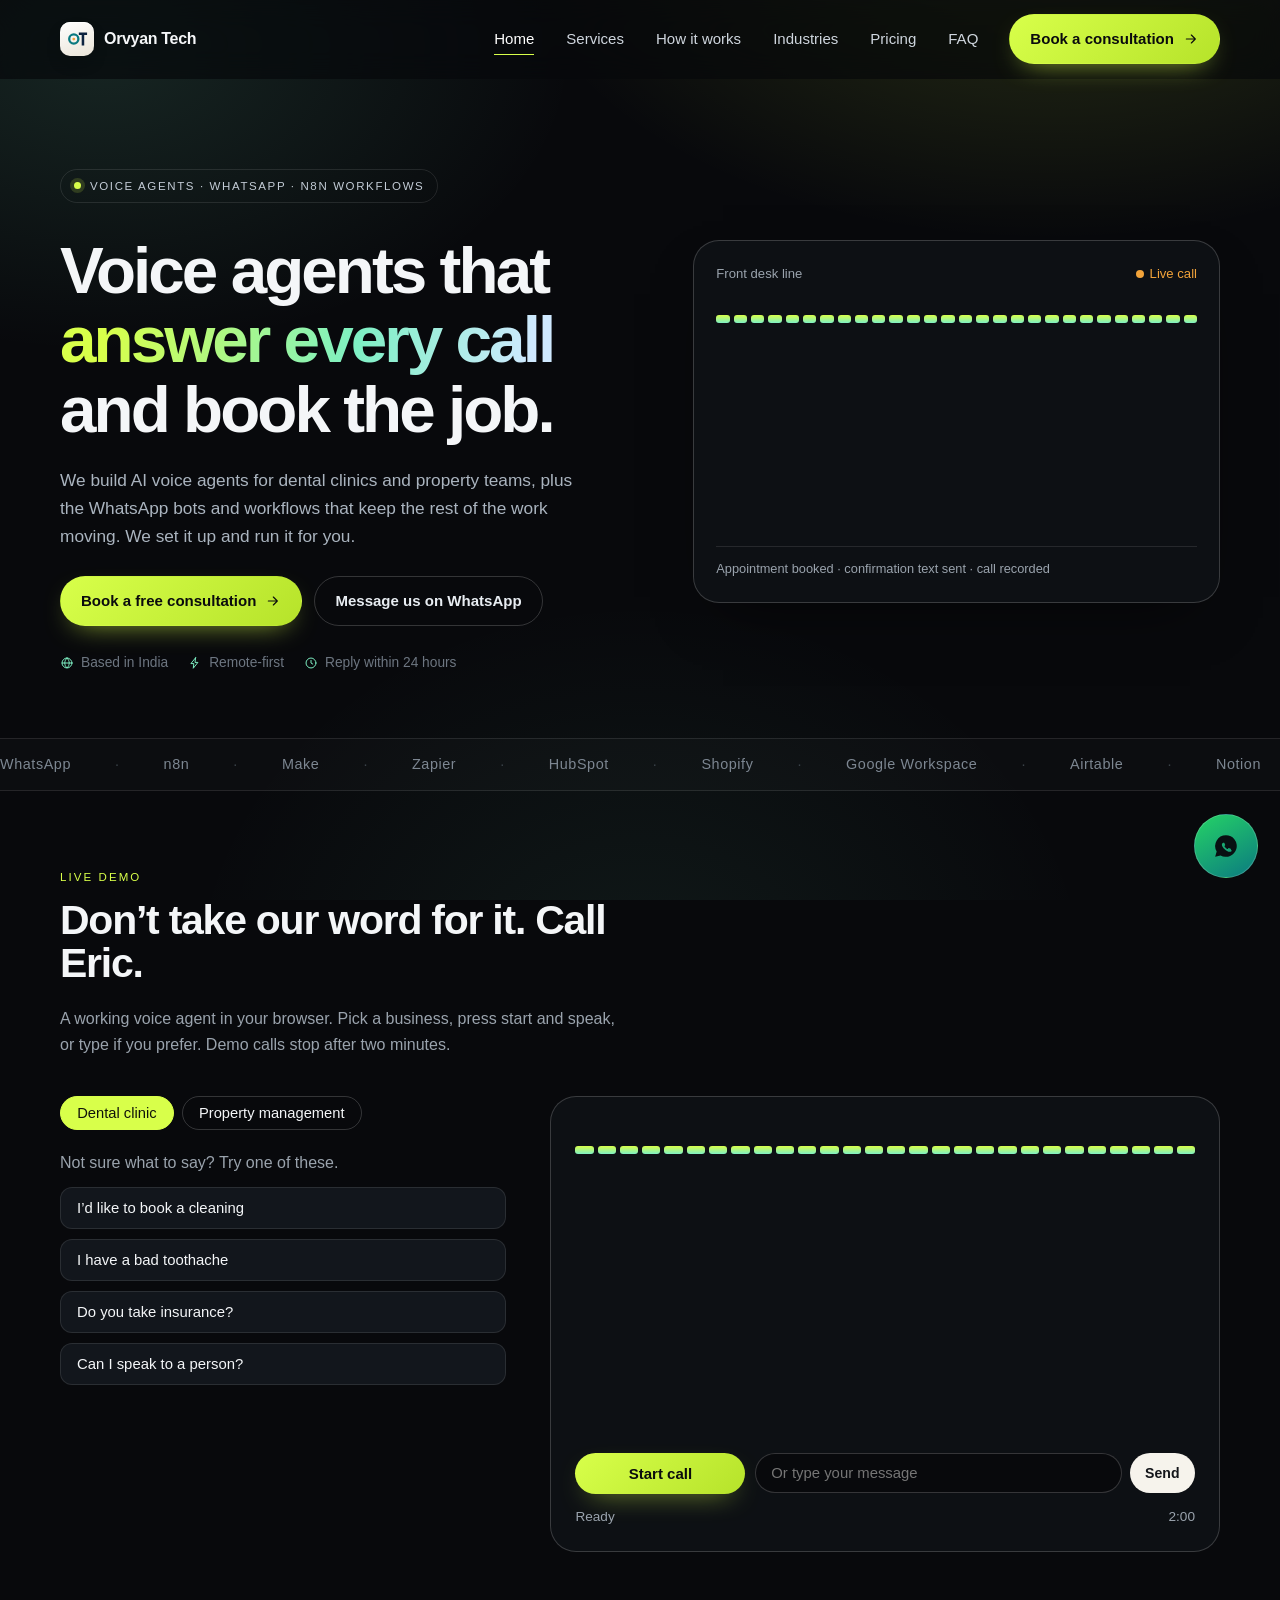
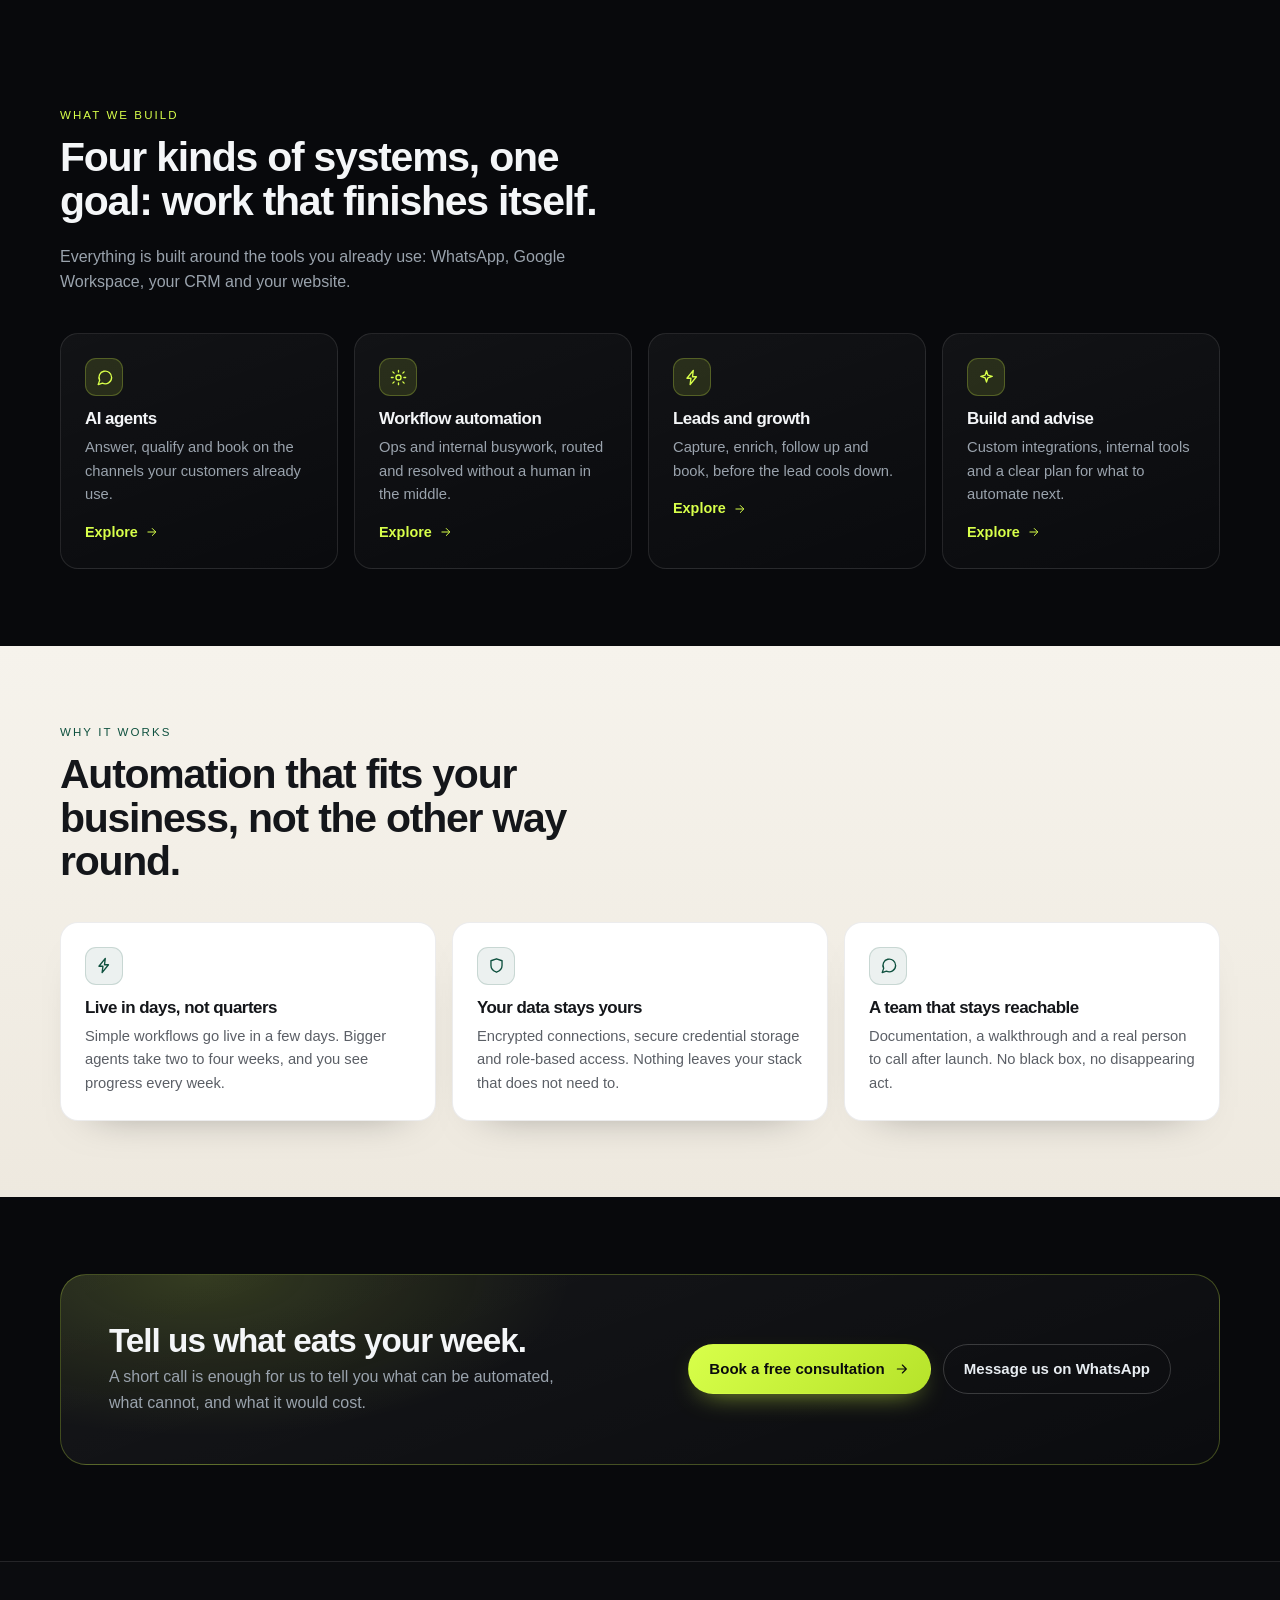
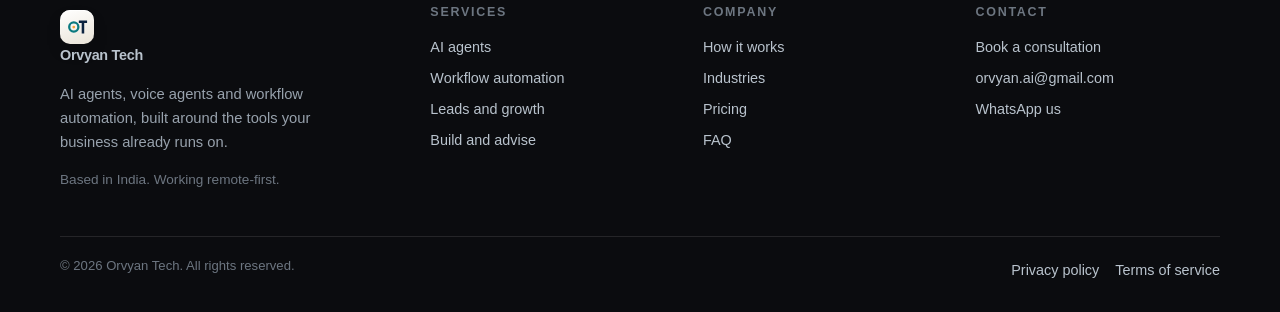
<file: index.html>
<!DOCTYPE html>
<html lang="en">
<head>
<meta charset="UTF-8">
<meta name="viewport" content="width=device-width, initial-scale=1">
<title>Orvyan Tech | AI voice agents, WhatsApp bots and workflow automation</title>
<meta name="description" content="Orvyan Tech builds AI voice agents that answer every call and book the appointment, plus WhatsApp bots and n8n workflows. Talk to a live demo agent in your browser.">
<link rel="canonical" href="https://www.orvyantech.com/index.html">
<meta name="theme-color" content="#08090c">
<link rel="icon" href="favicon.svg" type="image/svg+xml">
<link rel="icon" href="favicon.ico" sizes="32x32">
<link rel="apple-touch-icon" href="apple-touch-icon.png">
<meta property="og:type" content="website">
<meta property="og:site_name" content="Orvyan Tech">
<meta property="og:title" content="Orvyan Tech | AI voice agents, WhatsApp bots and workflow automation">
<meta property="og:description" content="Orvyan Tech builds AI voice agents that answer every call and book the appointment, plus WhatsApp bots and n8n workflows. Talk to a live demo agent in your browser.">
<meta property="og:url" content="https://www.orvyantech.com/index.html">
<meta property="og:image" content="https://www.orvyantech.com/og-image.png">
<meta name="twitter:card" content="summary_large_image">
<link rel="preconnect" href="https://fonts.googleapis.com">
<link rel="preconnect" href="https://fonts.gstatic.com" crossorigin>
<link rel="preconnect" href="https://formtorch.com" crossorigin>
<link rel="preload" href="assets/css/site.css" as="style">
<link rel="stylesheet" href="assets/css/site.css">
<link rel="preconnect" href="https://www.googletagmanager.com">
<script defer src="assets/js/demo.js"></script>
<script async src="https://www.googletagmanager.com/gtag/js?id=G-GD2M58Q7JF"></script>
<script>
window.dataLayer=window.dataLayer||[];function gtag(){dataLayer.push(arguments)}
gtag('js',new Date());gtag('config','G-GD2M58Q7JF');
</script>
<script type="application/ld+json">
{
  "@context": "https://schema.org",
  "@type": "ProfessionalService",
  "name": "Orvyan Tech",
  "url": "https://www.orvyantech.com/",
  "email": "orvyan.ai@gmail.com",
  "telephone": "+91-79729-28086",
  "description": "AI agents, voice agents, WhatsApp bots and n8n workflow automation for businesses, creators and individuals.",
  "areaServed": "Worldwide",
  "address": { "@type": "PostalAddress", "addressCountry": "IN" }
}
</script>
</head>
<body>
<a class="skip" href="#main">Skip to content</a>
<header class="site-head">
  <div class="wrap head-inner">
    <a class="brand" href="index.html"><span class="brand-chip"><img src="assets/img/logo.svg" alt="" width="22" height="22"></span> Orvyan Tech</a>
    <button class="menu-btn" id="menuBtn" aria-expanded="false" aria-controls="nav" aria-label="Open menu">
      <svg width="24" height="24" viewBox="0 0 24 24" fill="none" stroke="currentColor" stroke-width="1.8" stroke-linecap="round" aria-hidden="true"><path d="M4 7h16M4 12h16M4 17h16"/></svg>
    </button>
    <nav class="nav" id="nav" aria-label="Main">
      <a href="index.html" aria-current="page">Home</a><a href="services.html">Services</a><a href="how-it-works.html">How it works</a><a href="industries.html">Industries</a><a href="pricing.html">Pricing</a><a href="faq.html">FAQ</a>
    </nav>
    <a class="cta" href="contact.html">Book a consultation <svg class="" viewBox="0 0 24 24" fill="none" stroke="currentColor" stroke-width="1.7" stroke-linecap="round" stroke-linejoin="round" aria-hidden="true"><path d="M5 12h13M12.5 6l6 6-6 6"/></svg></a>
  </div>
</header>
<main id="main">

<section class="hero">
  <div class="wrap hero-grid">
    <div>
      <span class="eyebrow reveal"><i></i> Voice agents &middot; WhatsApp &middot; n8n workflows</span>
      <h1 class="display reveal d1">Voice agents that <span class="grad">answer every call</span> and book the job.</h1>
      <p class="lede reveal d2">We build AI voice agents for dental clinics and property teams, plus the WhatsApp bots and workflows that keep the rest of the work moving. We set it up and run it for you.</p>
      <div class="hero-actions reveal d3">
        <a class="cta" href="contact.html">Book a free consultation <svg class="" viewBox="0 0 24 24" fill="none" stroke="currentColor" stroke-width="1.7" stroke-linecap="round" stroke-linejoin="round" aria-hidden="true"><path d="M5 12h13M12.5 6l6 6-6 6"/></svg></a>
        <a class="cta ghost" href="https://wa.me/917972928086" target="_blank" rel="noopener">Message us on WhatsApp</a>
      </div>
      <div class="trust reveal d4">
        <span><svg class="" viewBox="0 0 24 24" fill="none" stroke="currentColor" stroke-width="1.7" stroke-linecap="round" stroke-linejoin="round" aria-hidden="true"><circle cx="12" cy="12" r="8.5"/><path d="M3.5 12h17M12 3.5c2.5 2.4 3.8 5.4 3.8 8.5S14.5 18.1 12 20.5C9.5 18.1 8.2 15.1 8.2 12S9.5 5.9 12 3.5Z"/></svg> Based in India</span>
        <span><svg class="" viewBox="0 0 24 24" fill="none" stroke="currentColor" stroke-width="1.7" stroke-linecap="round" stroke-linejoin="round" aria-hidden="true"><path d="M13 3 5 13h5l-1 8 8-10h-5l1-8Z"/></svg> Remote-first</span>
        <span><svg class="" viewBox="0 0 24 24" fill="none" stroke="currentColor" stroke-width="1.7" stroke-linecap="round" stroke-linejoin="round" aria-hidden="true"><circle cx="12" cy="12" r="8.5"/><path d="M12 7.5V12l3 1.8"/></svg> Reply within 24 hours</span>
      </div>
    </div>
    
      <div class="voice-card reveal d2" aria-hidden="true">
        <div class="voice-top"><span>Front desk line</span><i>Live call</i></div>
        <div class="vbars on" id="hb"></div>
        <div class="vlog" id="hl"></div>
        <div class="voice-tag">Appointment booked &middot; confirmation text sent &middot; call recorded</div>
      </div>
  </div>
</section>

<div class="marquee" aria-hidden="true">
  <div class="marquee-track">
    <span>WhatsApp</span><span>n8n</span><span>Make</span><span>Zapier</span><span>HubSpot</span><span>Shopify</span><span>Google Workspace</span><span>Airtable</span><span>Notion</span><span>Slack</span><span>OpenAI</span><span>Twilio</span>
    <span>WhatsApp</span><span>n8n</span><span>Make</span><span>Zapier</span><span>HubSpot</span><span>Shopify</span><span>Google Workspace</span><span>Airtable</span><span>Notion</span><span>Slack</span><span>OpenAI</span><span>Twilio</span>
  </div>
</div>

<section id="demo">
  <div class="wrap">
    <div class="sec-head reveal">
      <span class="kicker">Live demo</span>
      <h2>Don&rsquo;t take our word for it. Call Eric.</h2>
      <p>A working voice agent in your browser. Pick a business, press start and speak, or type if you prefer. Demo calls stop after two minutes.</p>
    </div>
    <div class="vd-grid">
      <div>
        <div class="vseg" role="group" aria-label="Choose a business"><button aria-pressed="true" data-sc="dental">Dental clinic</button><button aria-pressed="false" data-sc="prop">Property management</button></div>
        <p class="vd-hint">Not sure what to say? Try one of these.</p>
        <ul class="vtry" id="try"></ul>
      </div>
      <div class="vbox">
        <div class="vbars" id="db"></div>
        <div class="vlog" id="dl" aria-live="polite"></div>
        <div class="vctrl">
          <button class="cta" id="go" type="button">Start call</button>
          <form class="vtxt" id="tf"><input id="ti" placeholder="Or type your message" aria-label="Type your message" autocomplete="off"><button>Send</button></form>
        </div>
        <div class="vst"><span id="stt">Ready</span><span id="tm">2:00</span></div>
      </div>
    </div>
  </div>
</section>

<section>
  <div class="wrap">
    <div class="sec-head reveal">
      <span class="kicker">What we build</span>
      <h2>Four kinds of systems, one goal: work that finishes itself.</h2>
      <p>Everything is built around the tools you already use: WhatsApp, Google Workspace, your CRM and your website.</p>
    </div>
    <div class="grid g4">
      <a class="card reveal" href="services.html#agents"><div class="ico"><svg class="" viewBox="0 0 24 24" fill="none" stroke="currentColor" stroke-width="1.7" stroke-linecap="round" stroke-linejoin="round" aria-hidden="true"><path d="M21 12a8 8 0 0 1-11.6 7.1L4 21l1.9-5.4A8 8 0 1 1 21 12Z"/></svg></div>
        <h3>AI agents</h3><p>Answer, qualify and book on the channels your customers already use.</p>
        <span class="link-more">Explore <svg class="" viewBox="0 0 24 24" fill="none" stroke="currentColor" stroke-width="1.7" stroke-linecap="round" stroke-linejoin="round" aria-hidden="true"><path d="M5 12h13M12.5 6l6 6-6 6"/></svg></span></a>
      <a class="card reveal d1" href="services.html#workflows"><div class="ico"><svg class="" viewBox="0 0 24 24" fill="none" stroke="currentColor" stroke-width="1.7" stroke-linecap="round" stroke-linejoin="round" aria-hidden="true"><circle cx="12" cy="12" r="3.2"/><path d="M12 3v2.2M12 18.8V21M4.9 4.9l1.6 1.6M17.5 17.5l1.6 1.6M3 12h2.2M18.8 12H21M4.9 19.1l1.6-1.6M17.5 6.5l1.6-1.6"/></svg></div>
        <h3>Workflow automation</h3><p>Ops and internal busywork, routed and resolved without a human in the middle.</p>
        <span class="link-more">Explore <svg class="" viewBox="0 0 24 24" fill="none" stroke="currentColor" stroke-width="1.7" stroke-linecap="round" stroke-linejoin="round" aria-hidden="true"><path d="M5 12h13M12.5 6l6 6-6 6"/></svg></span></a>
      <a class="card reveal d2" href="services.html#growth"><div class="ico"><svg class="" viewBox="0 0 24 24" fill="none" stroke="currentColor" stroke-width="1.7" stroke-linecap="round" stroke-linejoin="round" aria-hidden="true"><path d="M13 3 5 13h5l-1 8 8-10h-5l1-8Z"/></svg></div>
        <h3>Leads and growth</h3><p>Capture, enrich, follow up and book, before the lead cools down.</p>
        <span class="link-more">Explore <svg class="" viewBox="0 0 24 24" fill="none" stroke="currentColor" stroke-width="1.7" stroke-linecap="round" stroke-linejoin="round" aria-hidden="true"><path d="M5 12h13M12.5 6l6 6-6 6"/></svg></span></a>
      <a class="card reveal d3" href="services.html#advise"><div class="ico"><svg class="" viewBox="0 0 24 24" fill="none" stroke="currentColor" stroke-width="1.7" stroke-linecap="round" stroke-linejoin="round" aria-hidden="true"><path d="M12 3.5 13.7 9l5.5 1.7-5.5 1.7L12 17.9l-1.7-5.5L4.8 10.7 10.3 9 12 3.5Z"/></svg></div>
        <h3>Build and advise</h3><p>Custom integrations, internal tools and a clear plan for what to automate next.</p>
        <span class="link-more">Explore <svg class="" viewBox="0 0 24 24" fill="none" stroke="currentColor" stroke-width="1.7" stroke-linecap="round" stroke-linejoin="round" aria-hidden="true"><path d="M5 12h13M12.5 6l6 6-6 6"/></svg></span></a>
    </div>
  </div>
</section>

<section class="band">
  <div class="wrap">
    <div class="sec-head reveal">
      <span class="kicker">Why it works</span>
      <h2>Automation that fits your business, not the other way round.</h2>
    </div>
    <div class="grid g3">
      <div class="card reveal"><div class="ico"><svg class="" viewBox="0 0 24 24" fill="none" stroke="currentColor" stroke-width="1.7" stroke-linecap="round" stroke-linejoin="round" aria-hidden="true"><path d="M13 3 5 13h5l-1 8 8-10h-5l1-8Z"/></svg></div><h3>Live in days, not quarters</h3>
        <p>Simple workflows go live in a few days. Bigger agents take two to four weeks, and you see progress every week.</p></div>
      <div class="card reveal d1"><div class="ico"><svg class="" viewBox="0 0 24 24" fill="none" stroke="currentColor" stroke-width="1.7" stroke-linecap="round" stroke-linejoin="round" aria-hidden="true"><path d="M12 3.5 19 6v6c0 4.2-3 7-7 8.5-4-1.5-7-4.3-7-8.5V6l7-2.5Z"/></svg></div><h3>Your data stays yours</h3>
        <p>Encrypted connections, secure credential storage and role-based access. Nothing leaves your stack that does not need to.</p></div>
      <div class="card reveal d2"><div class="ico"><svg class="" viewBox="0 0 24 24" fill="none" stroke="currentColor" stroke-width="1.7" stroke-linecap="round" stroke-linejoin="round" aria-hidden="true"><path d="M21 12a8 8 0 0 1-11.6 7.1L4 21l1.9-5.4A8 8 0 1 1 21 12Z"/></svg></div><h3>A team that stays reachable</h3>
        <p>Documentation, a walkthrough and a real person to call after launch. No black box, no disappearing act.</p></div>
    </div>
  </div>
</section>


<section><div class="wrap"><div class="cta-band reveal">
  <div><h2>Tell us what eats your week.</h2><p>A short call is enough for us to tell you what can be automated, what cannot, and what it would cost.</p></div>
  <div style="display:flex;gap:12px;flex-wrap:wrap">
    <a class="cta" href="contact.html">Book a free consultation <svg class="" viewBox="0 0 24 24" fill="none" stroke="currentColor" stroke-width="1.7" stroke-linecap="round" stroke-linejoin="round" aria-hidden="true"><path d="M5 12h13M12.5 6l6 6-6 6"/></svg></a>
    <a class="cta ghost" href="https://wa.me/917972928086" target="_blank" rel="noopener">Message us on WhatsApp</a>
  </div>
</div></div></section>
</main>
<footer class="site-foot">
  <div class="wrap">
    <div class="foot-grid">
      <div>
        <a class="brand" href="index.html"><span class="brand-chip"><img src="assets/img/logo.svg" alt="" width="22" height="22"></span> Orvyan Tech</a>
        <p style="color:#98a2ad;font-size:.92rem;margin-top:12px;max-width:34ch">
          AI agents, voice agents and workflow automation, built around the tools your business already runs on.
        </p>
        <p style="color:#6d7681;font-size:.85rem">Based in India. Working remote-first.</p>
      </div>
      <div>
        <h4>Services</h4>
        <a href="services.html#agents">AI agents</a>
        <a href="services.html#workflows">Workflow automation</a>
        <a href="services.html#growth">Leads and growth</a>
        <a href="services.html#advise">Build and advise</a>
      </div>
      <div>
        <h4>Company</h4>
        <a href="how-it-works.html">How it works</a>
        <a href="industries.html">Industries</a>
        <a href="pricing.html">Pricing</a>
        <a href="faq.html">FAQ</a>
      </div>
      <div>
        <h4>Contact</h4>
        <a href="contact.html">Book a consultation</a>
        <a href="mailto:orvyan.ai@gmail.com">orvyan.ai@gmail.com</a>
        <a href="https://wa.me/917972928086" target="_blank" rel="noopener">WhatsApp us</a>
      </div>
    </div>
    <div class="foot-bottom">
      <span>&copy; <span data-year>2026</span> Orvyan Tech. All rights reserved.</span>
      <span class="pillars">
        <a href="privacy-policy.html">Privacy policy</a>
        <a href="terms-of-service.html">Terms of service</a>
      </span>
    </div>
  </div>
</footer>
<aside class="wa-dock min" id="waDock" aria-label="Chat with Orvyan Tech on WhatsApp">
  <div class="wa-head">
    <span class="wa-ava"><svg viewBox="0 0 24 24" fill="currentColor" aria-hidden="true"><path d="M12 2a10 10 0 0 0-8.6 15.1L2 22l5-1.3A10 10 0 1 0 12 2Zm5.5 14.1c-.2.6-1.2 1.2-1.7 1.2-.5.1-1 .1-1.6-.1a11 11 0 0 1-4.4-3.1c-1-1.2-1.6-2.4-1.6-3.2 0-.7.4-1.4.8-1.7.2-.2.4-.2.6-.2h.5c.2 0 .3 0 .5.4l.6 1.5c.1.2 0 .4-.1.5l-.4.5c-.1.2-.2.3 0 .5.4.7 1.5 1.9 2.4 2.3.2.1.4.1.5 0l.6-.7c.1-.2.3-.2.5-.1l1.5.7c.2.1.4.2.4.4 0 .1 0 .5-.1.9Z"/></svg></span>
    <div><strong>Orvyan Tech</strong><small>Replies instantly, 24/7</small></div>
    <button class="wa-min" type="button" aria-label="Minimise chat"><svg viewBox="0 0 24 24" fill="none" stroke="currentColor" stroke-width="2.4" stroke-linecap="round" stroke-linejoin="round" aria-hidden="true"><path d="M6 15l6-6 6 6"/></svg></button>
  </div>
  <div class="wa-body">
    <div class="wa-msg in">Hi, this is Orvyan Tech. Tell us what eats your team's time and we will say what can be automated.</div>
    <div class="wa-msg in">Voice agents, WhatsApp bots, n8n workflows, CRM follow up.</div>
    <div class="wa-msg me">Can you look at our clinic booking flow?</div>
  </div>
  <a class="wa-cta" href="https://wa.me/917972928086" target="_blank" rel="noopener"><svg viewBox="0 0 24 24" fill="currentColor" aria-hidden="true"><path d="M12 2a10 10 0 0 0-8.6 15.1L2 22l5-1.3A10 10 0 1 0 12 2Zm5.5 14.1c-.2.6-1.2 1.2-1.7 1.2-.5.1-1 .1-1.6-.1a11 11 0 0 1-4.4-3.1c-1-1.2-1.6-2.4-1.6-3.2 0-.7.4-1.4.8-1.7.2-.2.4-.2.6-.2h.5c.2 0 .3 0 .5.4l.6 1.5c.1.2 0 .4-.1.5l-.4.5c-.1.2-.2.3 0 .5.4.7 1.5 1.9 2.4 2.3.2.1.4.1.5 0l.6-.7c.1-.2.3-.2.5-.1l1.5.7c.2.1.4.2.4.4 0 .1 0 .5-.1.9Z"/></svg>Open WhatsApp</a>
</aside>
<script src="assets/js/site.js" defer></script>
</body>
</html>
</file>
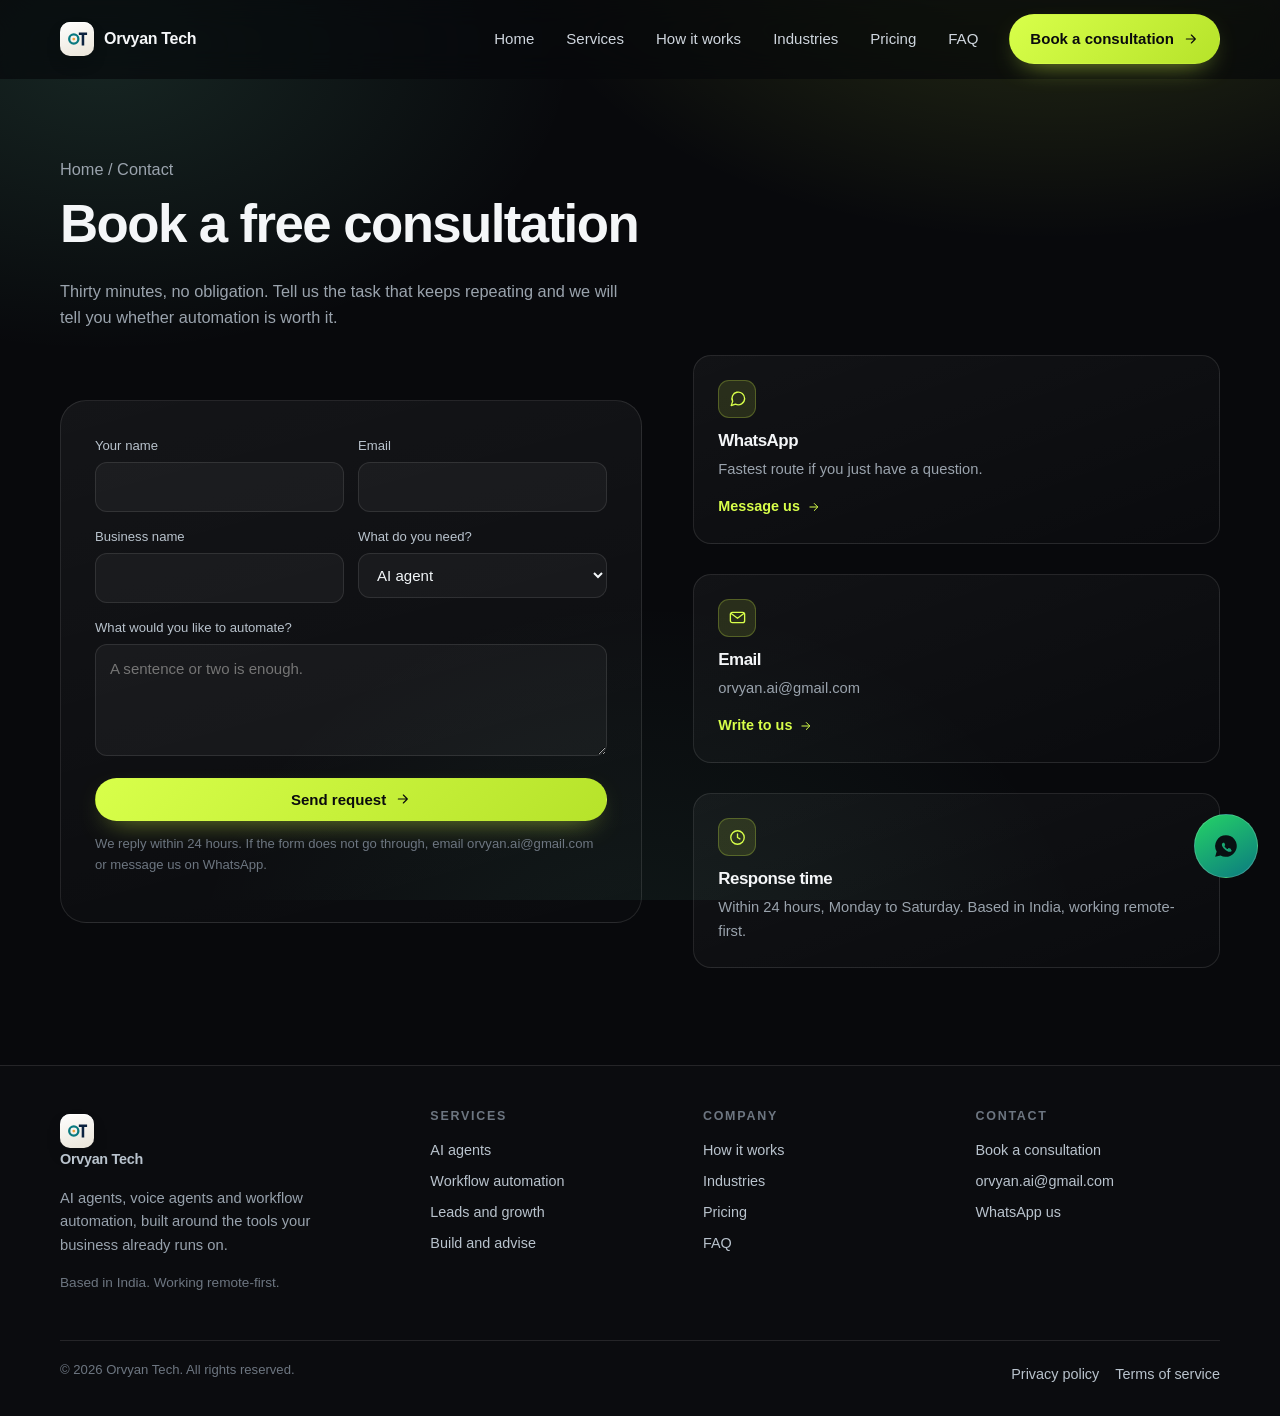
<file: contact.html>
<!DOCTYPE html>
<html lang="en">
<head>
<meta charset="UTF-8">
<meta name="viewport" content="width=device-width, initial-scale=1">
<title>Contact | Orvyan Tech</title>
<meta name="description" content="Book a free consultation with Orvyan Tech. Tell us what you want automated and we reply within 24 hours.">
<link rel="canonical" href="https://www.orvyantech.com/contact.html">
<meta name="theme-color" content="#08090c">
<link rel="icon" href="favicon.svg" type="image/svg+xml">
<link rel="icon" href="favicon.ico" sizes="32x32">
<link rel="apple-touch-icon" href="apple-touch-icon.png">
<meta property="og:type" content="website">
<meta property="og:site_name" content="Orvyan Tech">
<meta property="og:title" content="Contact | Orvyan Tech">
<meta property="og:description" content="Book a free consultation with Orvyan Tech. Tell us what you want automated and we reply within 24 hours.">
<meta property="og:url" content="https://www.orvyantech.com/contact.html">
<meta property="og:image" content="https://www.orvyantech.com/og-image.png">
<meta name="twitter:card" content="summary_large_image">
<link rel="preconnect" href="https://fonts.googleapis.com">
<link rel="preconnect" href="https://fonts.gstatic.com" crossorigin>
<link rel="preconnect" href="https://formtorch.com" crossorigin>
<link rel="preload" href="assets/css/site.css" as="style">
<link rel="stylesheet" href="assets/css/site.css">
<link rel="preconnect" href="https://www.googletagmanager.com">

<script async src="https://www.googletagmanager.com/gtag/js?id=G-GD2M58Q7JF"></script>
<script>
window.dataLayer=window.dataLayer||[];function gtag(){dataLayer.push(arguments)}
gtag('js',new Date());gtag('config','G-GD2M58Q7JF');
</script>
</head>
<body>
<a class="skip" href="#main">Skip to content</a>
<header class="site-head">
  <div class="wrap head-inner">
    <a class="brand" href="index.html"><span class="brand-chip"><img src="assets/img/logo.svg" alt="" width="22" height="22"></span> Orvyan Tech</a>
    <button class="menu-btn" id="menuBtn" aria-expanded="false" aria-controls="nav" aria-label="Open menu">
      <svg width="24" height="24" viewBox="0 0 24 24" fill="none" stroke="currentColor" stroke-width="1.8" stroke-linecap="round" aria-hidden="true"><path d="M4 7h16M4 12h16M4 17h16"/></svg>
    </button>
    <nav class="nav" id="nav" aria-label="Main">
      <a href="index.html">Home</a><a href="services.html">Services</a><a href="how-it-works.html">How it works</a><a href="industries.html">Industries</a><a href="pricing.html">Pricing</a><a href="faq.html">FAQ</a>
    </nav>
    <a class="cta" href="contact.html">Book a consultation <svg class="" viewBox="0 0 24 24" fill="none" stroke="currentColor" stroke-width="1.7" stroke-linecap="round" stroke-linejoin="round" aria-hidden="true"><path d="M5 12h13M12.5 6l6 6-6 6"/></svg></a>
  </div>
</header>
<main id="main">

<section class="page-head"><div class="wrap">
  <p class="crumb"><a href="index.html">Home</a> / Contact</p>
  <h1>Book a free consultation</h1>
  <p>Thirty minutes, no obligation. Tell us the task that keeps repeating and we will tell you whether automation is worth it.</p>
</div></section>

<section style="padding-top:0"><div class="wrap hero-grid">
  <form class="form-shell reveal" action="https://formtorch.com/f/t2vo9j93fa" method="post">
    <div class="row2">
      <div class="field"><label for="name">Your name</label><input id="name" name="name" type="text" autocomplete="name" required></div>
      <div class="field"><label for="email">Email</label><input id="email" name="email" type="email" autocomplete="email" required></div>
    </div>
    <div class="row2">
      <div class="field"><label for="company">Business name</label><input id="company" name="company" type="text" autocomplete="organization"></div>
      <div class="field"><label for="interest">What do you need?</label>
        <select id="interest" name="interest">
          <option>AI agent</option><option>Voice agent</option><option>WhatsApp automation</option>
          <option>Workflow automation</option><option>Lead generation</option><option>Not sure yet</option>
        </select>
      </div>
    </div>
    <div class="field"><label for="message">What would you like to automate?</label>
      <textarea id="message" name="message" required placeholder="A sentence or two is enough."></textarea></div>
    <input type="hidden" name="source" value="orvyantech.com">
    <button class="cta" type="submit" style="width:100%;justify-content:center">Send request <svg class="" viewBox="0 0 24 24" fill="none" stroke="currentColor" stroke-width="1.7" stroke-linecap="round" stroke-linejoin="round" aria-hidden="true"><path d="M5 12h13M12.5 6l6 6-6 6"/></svg></button>
    <p class="form-note">We reply within 24 hours. If the form does not go through, email orvyan.ai@gmail.com or message us on WhatsApp.</p>
  </form>

  <div class="stack-30 reveal d2">
    <div class="card"><div class="ico"><svg class="" viewBox="0 0 24 24" fill="none" stroke="currentColor" stroke-width="1.7" stroke-linecap="round" stroke-linejoin="round" aria-hidden="true"><path d="M21 12a8 8 0 0 1-11.6 7.1L4 21l1.9-5.4A8 8 0 1 1 21 12Z"/></svg></div><h3>WhatsApp</h3>
      <p>Fastest route if you just have a question.</p>
      <a class="link-more" href="https://wa.me/917972928086" target="_blank" rel="noopener">Message us <svg class="" viewBox="0 0 24 24" fill="none" stroke="currentColor" stroke-width="1.7" stroke-linecap="round" stroke-linejoin="round" aria-hidden="true"><path d="M5 12h13M12.5 6l6 6-6 6"/></svg></a></div>
    <div class="card"><div class="ico"><svg class="" viewBox="0 0 24 24" fill="none" stroke="currentColor" stroke-width="1.7" stroke-linecap="round" stroke-linejoin="round" aria-hidden="true"><rect x="3" y="5.5" width="18" height="13" rx="2.5"/><path d="m4 7 8 6 8-6"/></svg></div><h3>Email</h3>
      <p>orvyan.ai@gmail.com</p>
      <a class="link-more" href="mailto:orvyan.ai@gmail.com">Write to us <svg class="" viewBox="0 0 24 24" fill="none" stroke="currentColor" stroke-width="1.7" stroke-linecap="round" stroke-linejoin="round" aria-hidden="true"><path d="M5 12h13M12.5 6l6 6-6 6"/></svg></a></div>
    <div class="card"><div class="ico"><svg class="" viewBox="0 0 24 24" fill="none" stroke="currentColor" stroke-width="1.7" stroke-linecap="round" stroke-linejoin="round" aria-hidden="true"><circle cx="12" cy="12" r="8.5"/><path d="M12 7.5V12l3 1.8"/></svg></div><h3>Response time</h3>
      <p>Within 24 hours, Monday to Saturday. Based in India, working remote-first.</p></div>
  </div>
</div></section>
</main>
<footer class="site-foot">
  <div class="wrap">
    <div class="foot-grid">
      <div>
        <a class="brand" href="index.html"><span class="brand-chip"><img src="assets/img/logo.svg" alt="" width="22" height="22"></span> Orvyan Tech</a>
        <p style="color:#98a2ad;font-size:.92rem;margin-top:12px;max-width:34ch">
          AI agents, voice agents and workflow automation, built around the tools your business already runs on.
        </p>
        <p style="color:#6d7681;font-size:.85rem">Based in India. Working remote-first.</p>
      </div>
      <div>
        <h4>Services</h4>
        <a href="services.html#agents">AI agents</a>
        <a href="services.html#workflows">Workflow automation</a>
        <a href="services.html#growth">Leads and growth</a>
        <a href="services.html#advise">Build and advise</a>
      </div>
      <div>
        <h4>Company</h4>
        <a href="how-it-works.html">How it works</a>
        <a href="industries.html">Industries</a>
        <a href="pricing.html">Pricing</a>
        <a href="faq.html">FAQ</a>
      </div>
      <div>
        <h4>Contact</h4>
        <a href="contact.html">Book a consultation</a>
        <a href="mailto:orvyan.ai@gmail.com">orvyan.ai@gmail.com</a>
        <a href="https://wa.me/917972928086" target="_blank" rel="noopener">WhatsApp us</a>
      </div>
    </div>
    <div class="foot-bottom">
      <span>&copy; <span data-year>2026</span> Orvyan Tech. All rights reserved.</span>
      <span class="pillars">
        <a href="privacy-policy.html">Privacy policy</a>
        <a href="terms-of-service.html">Terms of service</a>
      </span>
    </div>
  </div>
</footer>
<aside class="wa-dock min" id="waDock" aria-label="Chat with Orvyan Tech on WhatsApp">
  <div class="wa-head">
    <span class="wa-ava"><svg viewBox="0 0 24 24" fill="currentColor" aria-hidden="true"><path d="M12 2a10 10 0 0 0-8.6 15.1L2 22l5-1.3A10 10 0 1 0 12 2Zm5.5 14.1c-.2.6-1.2 1.2-1.7 1.2-.5.1-1 .1-1.6-.1a11 11 0 0 1-4.4-3.1c-1-1.2-1.6-2.4-1.6-3.2 0-.7.4-1.4.8-1.7.2-.2.4-.2.6-.2h.5c.2 0 .3 0 .5.4l.6 1.5c.1.2 0 .4-.1.5l-.4.5c-.1.2-.2.3 0 .5.4.7 1.5 1.9 2.4 2.3.2.1.4.1.5 0l.6-.7c.1-.2.3-.2.5-.1l1.5.7c.2.1.4.2.4.4 0 .1 0 .5-.1.9Z"/></svg></span>
    <div><strong>Orvyan Tech</strong><small>Replies instantly, 24/7</small></div>
    <button class="wa-min" type="button" aria-label="Minimise chat"><svg viewBox="0 0 24 24" fill="none" stroke="currentColor" stroke-width="2.4" stroke-linecap="round" stroke-linejoin="round" aria-hidden="true"><path d="M6 15l6-6 6 6"/></svg></button>
  </div>
  <div class="wa-body">
    <div class="wa-msg in">Hi, this is Orvyan Tech. Tell us what eats your team's time and we will say what can be automated.</div>
    <div class="wa-msg in">Voice agents, WhatsApp bots, n8n workflows, CRM follow up.</div>
    <div class="wa-msg me">Can you look at our clinic booking flow?</div>
  </div>
  <a class="wa-cta" href="https://wa.me/917972928086" target="_blank" rel="noopener"><svg viewBox="0 0 24 24" fill="currentColor" aria-hidden="true"><path d="M12 2a10 10 0 0 0-8.6 15.1L2 22l5-1.3A10 10 0 1 0 12 2Zm5.5 14.1c-.2.6-1.2 1.2-1.7 1.2-.5.1-1 .1-1.6-.1a11 11 0 0 1-4.4-3.1c-1-1.2-1.6-2.4-1.6-3.2 0-.7.4-1.4.8-1.7.2-.2.4-.2.6-.2h.5c.2 0 .3 0 .5.4l.6 1.5c.1.2 0 .4-.1.5l-.4.5c-.1.2-.2.3 0 .5.4.7 1.5 1.9 2.4 2.3.2.1.4.1.5 0l.6-.7c.1-.2.3-.2.5-.1l1.5.7c.2.1.4.2.4.4 0 .1 0 .5-.1.9Z"/></svg>Open WhatsApp</a>
</aside>
<script src="assets/js/site.js" defer></script>
</body>
</html>
</file>
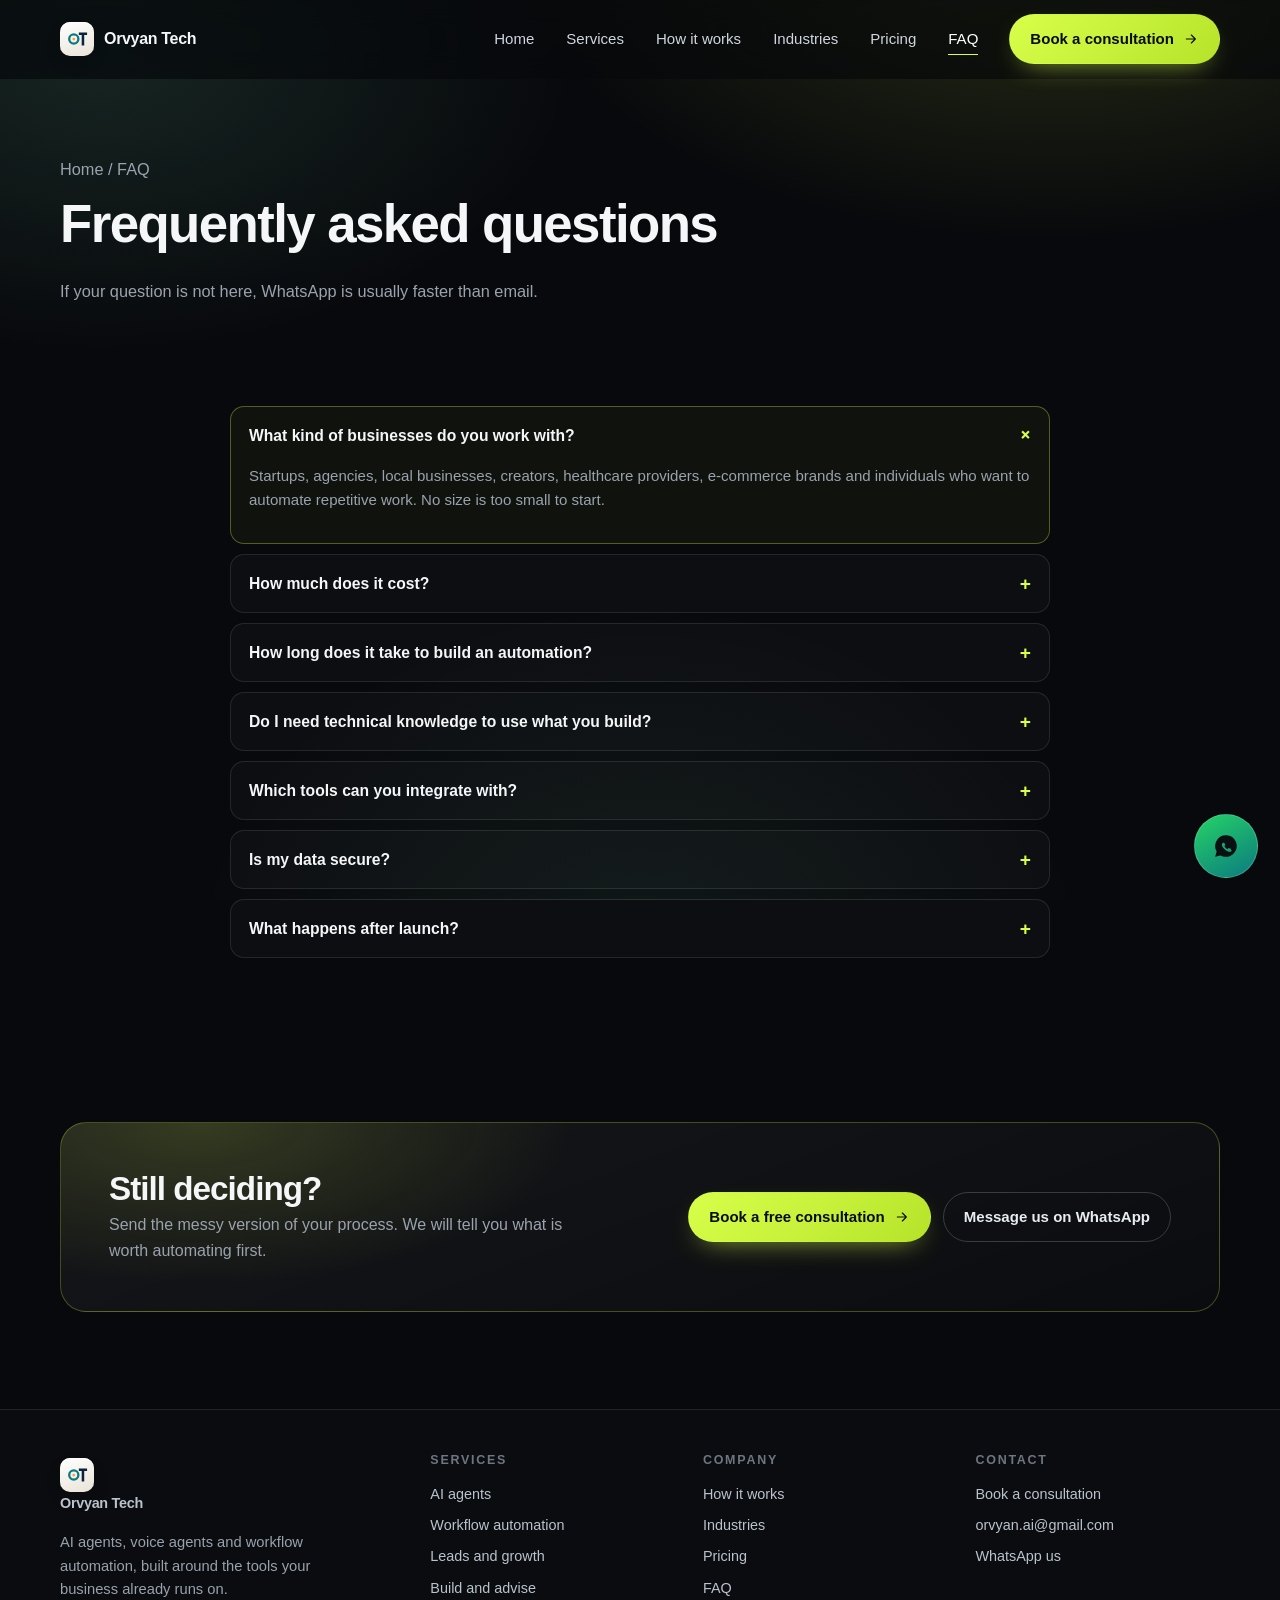
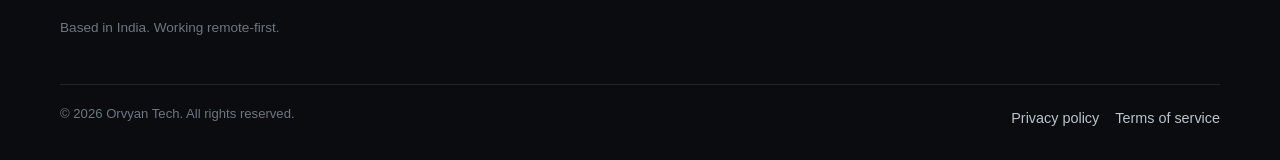
<file: faq.html>
<!DOCTYPE html>
<html lang="en">
<head>
<meta charset="UTF-8">
<meta name="viewport" content="width=device-width, initial-scale=1">
<title>FAQ | Orvyan Tech</title>
<meta name="description" content="Answers on scope, pricing, timelines, tools, security and what happens after an Orvyan Tech automation goes live.">
<link rel="canonical" href="https://www.orvyantech.com/faq.html">
<meta name="theme-color" content="#08090c">
<link rel="icon" href="favicon.svg" type="image/svg+xml">
<link rel="icon" href="favicon.ico" sizes="32x32">
<link rel="apple-touch-icon" href="apple-touch-icon.png">
<meta property="og:type" content="website">
<meta property="og:site_name" content="Orvyan Tech">
<meta property="og:title" content="FAQ | Orvyan Tech">
<meta property="og:description" content="Answers on scope, pricing, timelines, tools, security and what happens after an Orvyan Tech automation goes live.">
<meta property="og:url" content="https://www.orvyantech.com/faq.html">
<meta property="og:image" content="https://www.orvyantech.com/og-image.png">
<meta name="twitter:card" content="summary_large_image">
<link rel="preconnect" href="https://fonts.googleapis.com">
<link rel="preconnect" href="https://fonts.gstatic.com" crossorigin>
<link rel="preconnect" href="https://formtorch.com" crossorigin>
<link rel="preload" href="assets/css/site.css" as="style">
<link rel="stylesheet" href="assets/css/site.css">
<link rel="preconnect" href="https://www.googletagmanager.com">
<script type="application/ld+json">{
  "@context": "https://schema.org",
  "@type": "FAQPage",
  "mainEntity": [
    {
      "@type": "Question",
      "name": "What kind of businesses do you work with?",
      "acceptedAnswer": {
        "@type": "Answer",
        "text": "Startups, agencies, local businesses, creators, healthcare providers, e-commerce brands and individuals who want to automate repetitive work. No size is too small to start."
      }
    },
    {
      "@type": "Question",
      "name": "How much does it cost?",
      "acceptedAnswer": {
        "@type": "Answer",
        "text": "It depends on the number of workflows, the tools involved and whether an AI agent is needed. Every project starts with a free consultation, after which you get a clear quote for the scope we agree on."
      }
    },
    {
      "@type": "Question",
      "name": "How long does it take to build an automation?",
      "acceptedAnswer": {
        "@type": "Answer",
        "text": "Simple workflows can go live within a few days. More involved AI agents or multi tool integrations typically take two to four weeks, depending on scope."
      }
    },
    {
      "@type": "Question",
      "name": "Do I need technical knowledge to use what you build?",
      "acceptedAnswer": {
        "@type": "Answer",
        "text": "No. We design systems to be easy to manage day to day, and we provide documentation and a walkthrough so your team is comfortable running them."
      }
    },
    {
      "@type": "Question",
      "name": "Which tools can you integrate with?",
      "acceptedAnswer": {
        "@type": "Answer",
        "text": "Most modern platforms: n8n, Make, Zapier, WhatsApp, Slack, Google Workspace, Shopify, HubSpot, Notion, Airtable and custom APIs, among others."
      }
    },
    {
      "@type": "Question",
      "name": "Is my data secure?",
      "acceptedAnswer": {
        "@type": "Answer",
        "text": "We use encrypted connections, secure credential storage and role-based access, and can design the system so sensitive data never leaves your own infrastructure."
      }
    },
    {
      "@type": "Question",
      "name": "What happens after launch?",
      "acceptedAnswer": {
        "@type": "Answer",
        "text": "You get documentation, a walkthrough session and a support window for fixes. After that you can run it yourself or keep us on a monthly arrangement."
      }
    }
  ]
}</script>
<script async src="https://www.googletagmanager.com/gtag/js?id=G-GD2M58Q7JF"></script>
<script>
window.dataLayer=window.dataLayer||[];function gtag(){dataLayer.push(arguments)}
gtag('js',new Date());gtag('config','G-GD2M58Q7JF');
</script>
</head>
<body>
<a class="skip" href="#main">Skip to content</a>
<header class="site-head">
  <div class="wrap head-inner">
    <a class="brand" href="index.html"><span class="brand-chip"><img src="assets/img/logo.svg" alt="" width="22" height="22"></span> Orvyan Tech</a>
    <button class="menu-btn" id="menuBtn" aria-expanded="false" aria-controls="nav" aria-label="Open menu">
      <svg width="24" height="24" viewBox="0 0 24 24" fill="none" stroke="currentColor" stroke-width="1.8" stroke-linecap="round" aria-hidden="true"><path d="M4 7h16M4 12h16M4 17h16"/></svg>
    </button>
    <nav class="nav" id="nav" aria-label="Main">
      <a href="index.html">Home</a><a href="services.html">Services</a><a href="how-it-works.html">How it works</a><a href="industries.html">Industries</a><a href="pricing.html">Pricing</a><a href="faq.html" aria-current="page">FAQ</a>
    </nav>
    <a class="cta" href="contact.html">Book a consultation <svg class="" viewBox="0 0 24 24" fill="none" stroke="currentColor" stroke-width="1.7" stroke-linecap="round" stroke-linejoin="round" aria-hidden="true"><path d="M5 12h13M12.5 6l6 6-6 6"/></svg></a>
  </div>
</header>
<main id="main">

<section class="page-head"><div class="wrap">
  <p class="crumb"><a href="index.html">Home</a> / FAQ</p>
  <h1>Frequently asked questions</h1>
  <p>If your question is not here, WhatsApp is usually faster than email.</p>
</div></section>

<section><div class="wrap" style="max-width:820px"><details class="faq reveal" open><summary>What kind of businesses do you work with?</summary><p class="a">Startups, agencies, local businesses, creators, healthcare providers, e-commerce brands and individuals who want to automate repetitive work. No size is too small to start.</p></details><details class="faq reveal"><summary>How much does it cost?</summary><p class="a">It depends on the number of workflows, the tools involved and whether an AI agent is needed. Every project starts with a free consultation, after which you get a clear quote for the scope we agree on.</p></details><details class="faq reveal"><summary>How long does it take to build an automation?</summary><p class="a">Simple workflows can go live within a few days. More involved AI agents or multi tool integrations typically take two to four weeks, depending on scope.</p></details><details class="faq reveal"><summary>Do I need technical knowledge to use what you build?</summary><p class="a">No. We design systems to be easy to manage day to day, and we provide documentation and a walkthrough so your team is comfortable running them.</p></details><details class="faq reveal"><summary>Which tools can you integrate with?</summary><p class="a">Most modern platforms: n8n, Make, Zapier, WhatsApp, Slack, Google Workspace, Shopify, HubSpot, Notion, Airtable and custom APIs, among others.</p></details><details class="faq reveal"><summary>Is my data secure?</summary><p class="a">We use encrypted connections, secure credential storage and role-based access, and can design the system so sensitive data never leaves your own infrastructure.</p></details><details class="faq reveal"><summary>What happens after launch?</summary><p class="a">You get documentation, a walkthrough session and a support window for fixes. After that you can run it yourself or keep us on a monthly arrangement.</p></details></div></section>


<section><div class="wrap"><div class="cta-band reveal">
  <div><h2>Still deciding?</h2><p>Send the messy version of your process. We will tell you what is worth automating first.</p></div>
  <div style="display:flex;gap:12px;flex-wrap:wrap">
    <a class="cta" href="contact.html">Book a free consultation <svg class="" viewBox="0 0 24 24" fill="none" stroke="currentColor" stroke-width="1.7" stroke-linecap="round" stroke-linejoin="round" aria-hidden="true"><path d="M5 12h13M12.5 6l6 6-6 6"/></svg></a>
    <a class="cta ghost" href="https://wa.me/917972928086" target="_blank" rel="noopener">Message us on WhatsApp</a>
  </div>
</div></div></section>
</main>
<footer class="site-foot">
  <div class="wrap">
    <div class="foot-grid">
      <div>
        <a class="brand" href="index.html"><span class="brand-chip"><img src="assets/img/logo.svg" alt="" width="22" height="22"></span> Orvyan Tech</a>
        <p style="color:#98a2ad;font-size:.92rem;margin-top:12px;max-width:34ch">
          AI agents, voice agents and workflow automation, built around the tools your business already runs on.
        </p>
        <p style="color:#6d7681;font-size:.85rem">Based in India. Working remote-first.</p>
      </div>
      <div>
        <h4>Services</h4>
        <a href="services.html#agents">AI agents</a>
        <a href="services.html#workflows">Workflow automation</a>
        <a href="services.html#growth">Leads and growth</a>
        <a href="services.html#advise">Build and advise</a>
      </div>
      <div>
        <h4>Company</h4>
        <a href="how-it-works.html">How it works</a>
        <a href="industries.html">Industries</a>
        <a href="pricing.html">Pricing</a>
        <a href="faq.html">FAQ</a>
      </div>
      <div>
        <h4>Contact</h4>
        <a href="contact.html">Book a consultation</a>
        <a href="mailto:orvyan.ai@gmail.com">orvyan.ai@gmail.com</a>
        <a href="https://wa.me/917972928086" target="_blank" rel="noopener">WhatsApp us</a>
      </div>
    </div>
    <div class="foot-bottom">
      <span>&copy; <span data-year>2026</span> Orvyan Tech. All rights reserved.</span>
      <span class="pillars">
        <a href="privacy-policy.html">Privacy policy</a>
        <a href="terms-of-service.html">Terms of service</a>
      </span>
    </div>
  </div>
</footer>
<aside class="wa-dock min" id="waDock" aria-label="Chat with Orvyan Tech on WhatsApp">
  <div class="wa-head">
    <span class="wa-ava"><svg viewBox="0 0 24 24" fill="currentColor" aria-hidden="true"><path d="M12 2a10 10 0 0 0-8.6 15.1L2 22l5-1.3A10 10 0 1 0 12 2Zm5.5 14.1c-.2.6-1.2 1.2-1.7 1.2-.5.1-1 .1-1.6-.1a11 11 0 0 1-4.4-3.1c-1-1.2-1.6-2.4-1.6-3.2 0-.7.4-1.4.8-1.7.2-.2.4-.2.6-.2h.5c.2 0 .3 0 .5.4l.6 1.5c.1.2 0 .4-.1.5l-.4.5c-.1.2-.2.3 0 .5.4.7 1.5 1.9 2.4 2.3.2.1.4.1.5 0l.6-.7c.1-.2.3-.2.5-.1l1.5.7c.2.1.4.2.4.4 0 .1 0 .5-.1.9Z"/></svg></span>
    <div><strong>Orvyan Tech</strong><small>Replies instantly, 24/7</small></div>
    <button class="wa-min" type="button" aria-label="Minimise chat"><svg viewBox="0 0 24 24" fill="none" stroke="currentColor" stroke-width="2.4" stroke-linecap="round" stroke-linejoin="round" aria-hidden="true"><path d="M6 15l6-6 6 6"/></svg></button>
  </div>
  <div class="wa-body">
    <div class="wa-msg in">Hi, this is Orvyan Tech. Tell us what eats your team's time and we will say what can be automated.</div>
    <div class="wa-msg in">Voice agents, WhatsApp bots, n8n workflows, CRM follow up.</div>
    <div class="wa-msg me">Can you look at our clinic booking flow?</div>
  </div>
  <a class="wa-cta" href="https://wa.me/917972928086" target="_blank" rel="noopener"><svg viewBox="0 0 24 24" fill="currentColor" aria-hidden="true"><path d="M12 2a10 10 0 0 0-8.6 15.1L2 22l5-1.3A10 10 0 1 0 12 2Zm5.5 14.1c-.2.6-1.2 1.2-1.7 1.2-.5.1-1 .1-1.6-.1a11 11 0 0 1-4.4-3.1c-1-1.2-1.6-2.4-1.6-3.2 0-.7.4-1.4.8-1.7.2-.2.4-.2.6-.2h.5c.2 0 .3 0 .5.4l.6 1.5c.1.2 0 .4-.1.5l-.4.5c-.1.2-.2.3 0 .5.4.7 1.5 1.9 2.4 2.3.2.1.4.1.5 0l.6-.7c.1-.2.3-.2.5-.1l1.5.7c.2.1.4.2.4.4 0 .1 0 .5-.1.9Z"/></svg>Open WhatsApp</a>
</aside>
<script src="assets/js/site.js" defer></script>
</body>
</html>
</file>
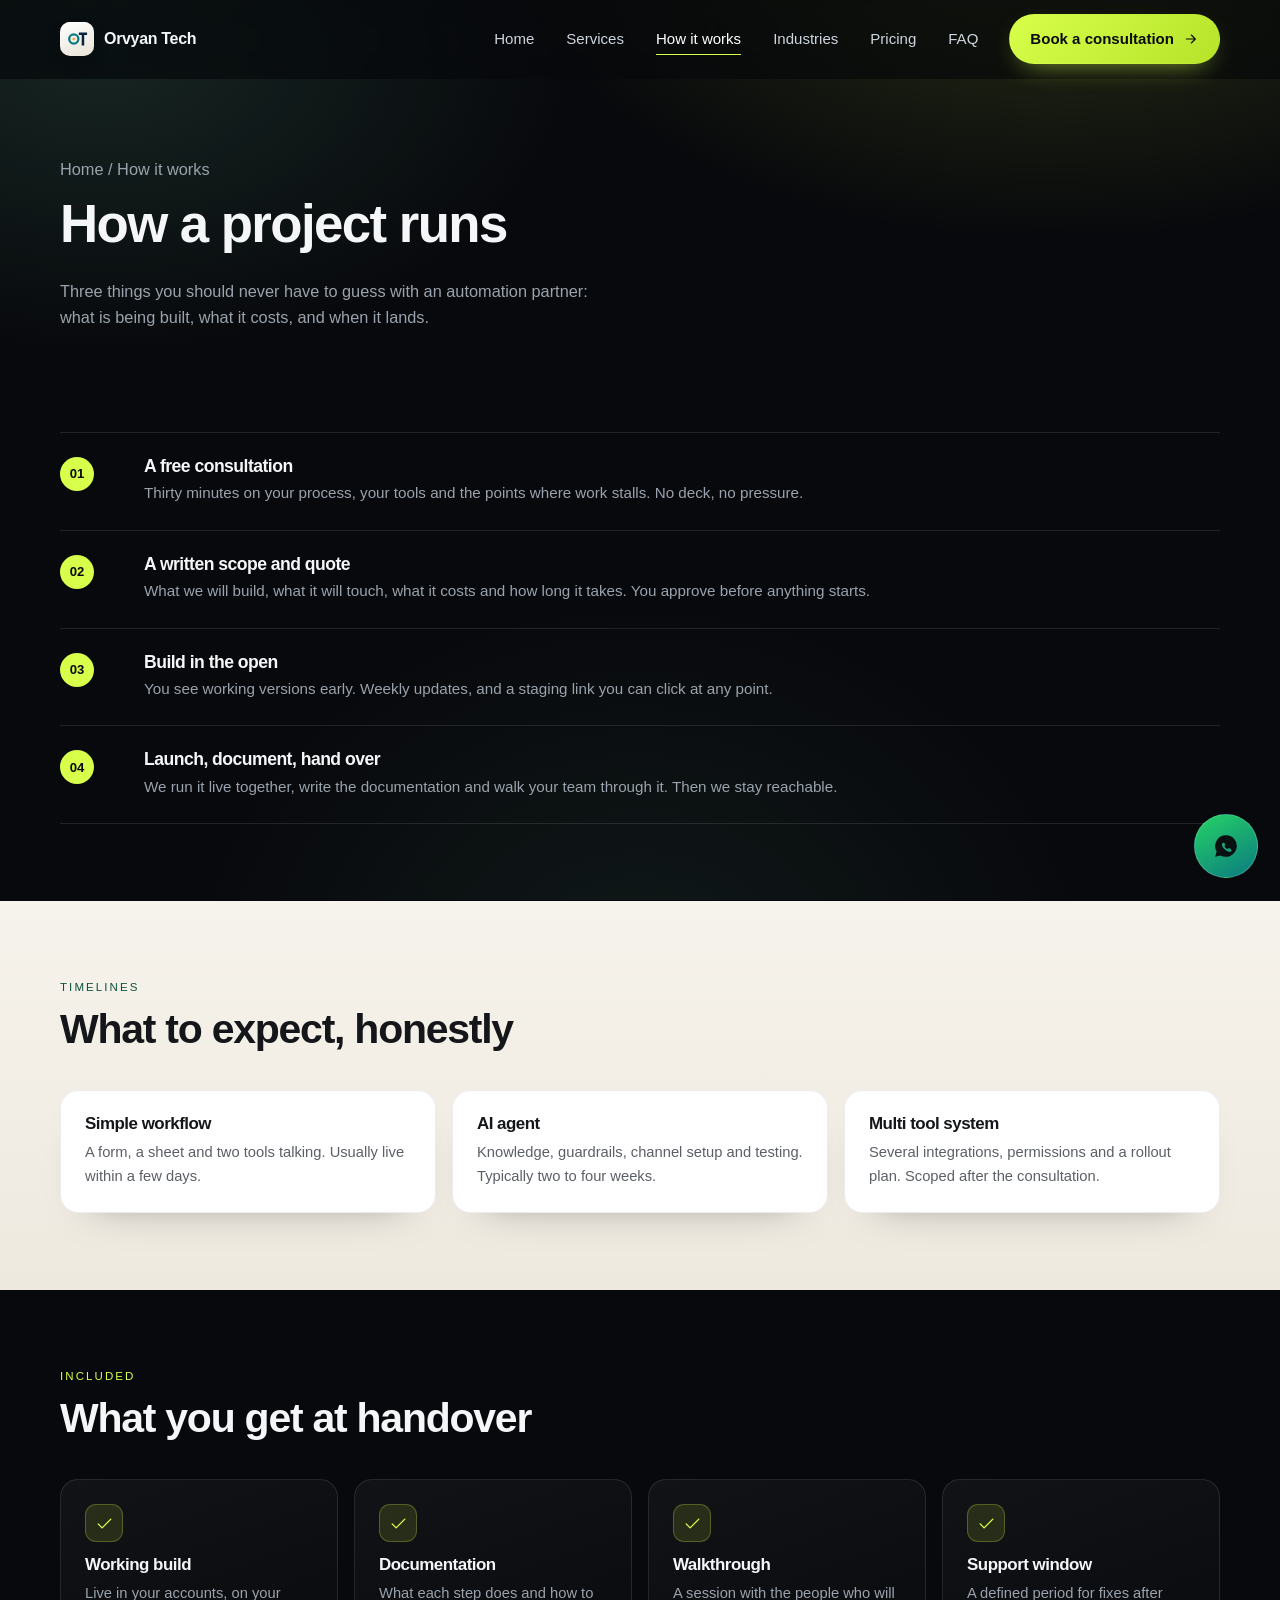
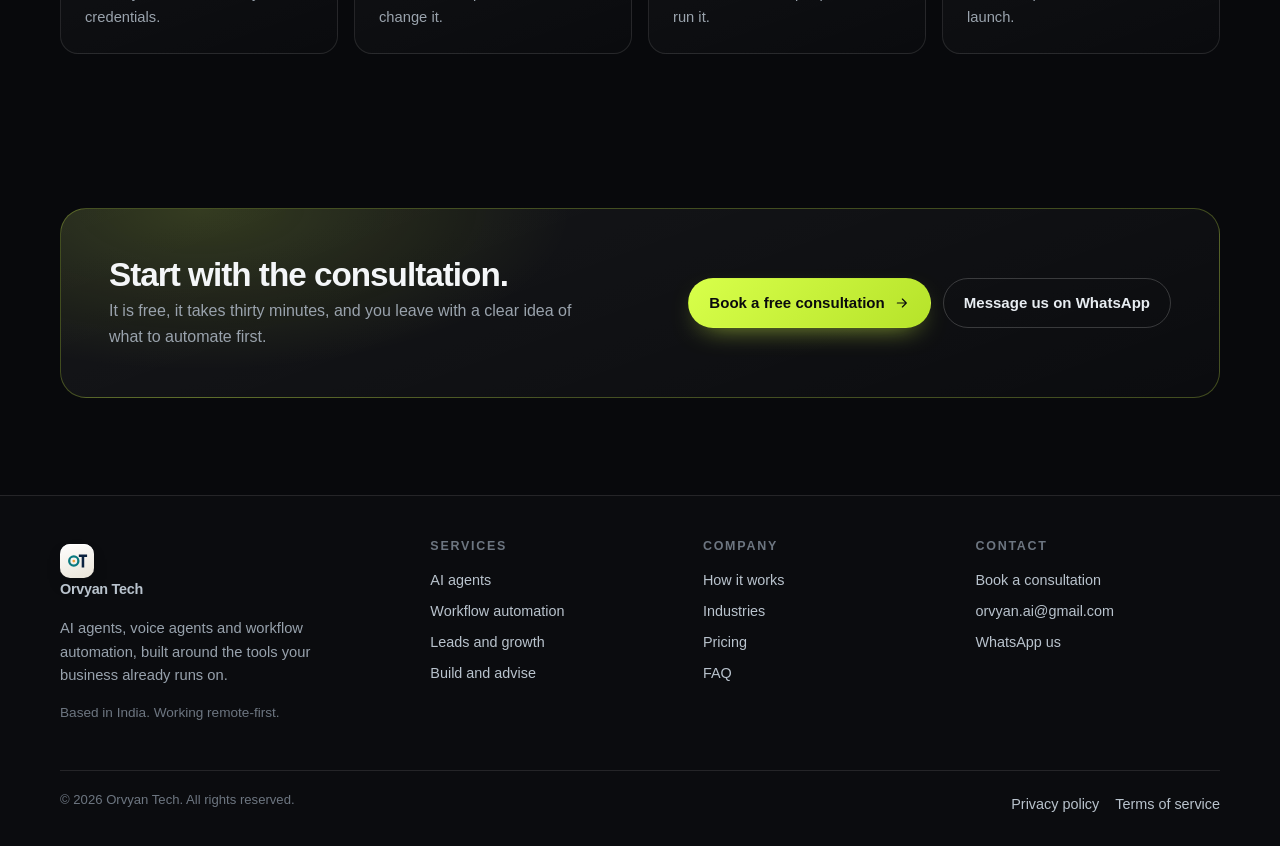
<file: how-it-works.html>
<!DOCTYPE html>
<html lang="en">
<head>
<meta charset="UTF-8">
<meta name="viewport" content="width=device-width, initial-scale=1">
<title>How it works | Orvyan Tech</title>
<meta name="description" content="A free consultation, a written scope, a build you can watch, and a proper handover. Here is exactly how an Orvyan Tech project runs.">
<link rel="canonical" href="https://www.orvyantech.com/how-it-works.html">
<meta name="theme-color" content="#08090c">
<link rel="icon" href="favicon.svg" type="image/svg+xml">
<link rel="icon" href="favicon.ico" sizes="32x32">
<link rel="apple-touch-icon" href="apple-touch-icon.png">
<meta property="og:type" content="website">
<meta property="og:site_name" content="Orvyan Tech">
<meta property="og:title" content="How it works | Orvyan Tech">
<meta property="og:description" content="A free consultation, a written scope, a build you can watch, and a proper handover. Here is exactly how an Orvyan Tech project runs.">
<meta property="og:url" content="https://www.orvyantech.com/how-it-works.html">
<meta property="og:image" content="https://www.orvyantech.com/og-image.png">
<meta name="twitter:card" content="summary_large_image">
<link rel="preconnect" href="https://fonts.googleapis.com">
<link rel="preconnect" href="https://fonts.gstatic.com" crossorigin>
<link rel="preconnect" href="https://formtorch.com" crossorigin>
<link rel="preload" href="assets/css/site.css" as="style">
<link rel="stylesheet" href="assets/css/site.css">
<link rel="preconnect" href="https://www.googletagmanager.com">

<script async src="https://www.googletagmanager.com/gtag/js?id=G-GD2M58Q7JF"></script>
<script>
window.dataLayer=window.dataLayer||[];function gtag(){dataLayer.push(arguments)}
gtag('js',new Date());gtag('config','G-GD2M58Q7JF');
</script>
</head>
<body>
<a class="skip" href="#main">Skip to content</a>
<header class="site-head">
  <div class="wrap head-inner">
    <a class="brand" href="index.html"><span class="brand-chip"><img src="assets/img/logo.svg" alt="" width="22" height="22"></span> Orvyan Tech</a>
    <button class="menu-btn" id="menuBtn" aria-expanded="false" aria-controls="nav" aria-label="Open menu">
      <svg width="24" height="24" viewBox="0 0 24 24" fill="none" stroke="currentColor" stroke-width="1.8" stroke-linecap="round" aria-hidden="true"><path d="M4 7h16M4 12h16M4 17h16"/></svg>
    </button>
    <nav class="nav" id="nav" aria-label="Main">
      <a href="index.html">Home</a><a href="services.html">Services</a><a href="how-it-works.html" aria-current="page">How it works</a><a href="industries.html">Industries</a><a href="pricing.html">Pricing</a><a href="faq.html">FAQ</a>
    </nav>
    <a class="cta" href="contact.html">Book a consultation <svg class="" viewBox="0 0 24 24" fill="none" stroke="currentColor" stroke-width="1.7" stroke-linecap="round" stroke-linejoin="round" aria-hidden="true"><path d="M5 12h13M12.5 6l6 6-6 6"/></svg></a>
  </div>
</header>
<main id="main">

<section class="page-head"><div class="wrap">
  <p class="crumb"><a href="index.html">Home</a> / How it works</p>
  <h1>How a project runs</h1>
  <p>Three things you should never have to guess with an automation partner: what is being built, what it costs, and when it lands.</p>
</div></section>

<section><div class="wrap">
  <div class="process"><div class="p-step reveal d0"><div class="num"></div><div><h3>A free consultation</h3><p>Thirty minutes on your process, your tools and the points where work stalls. No deck, no pressure.</p></div></div><div class="p-step reveal d1"><div class="num"></div><div><h3>A written scope and quote</h3><p>What we will build, what it will touch, what it costs and how long it takes. You approve before anything starts.</p></div></div><div class="p-step reveal d2"><div class="num"></div><div><h3>Build in the open</h3><p>You see working versions early. Weekly updates, and a staging link you can click at any point.</p></div></div><div class="p-step reveal d3"><div class="num"></div><div><h3>Launch, document, hand over</h3><p>We run it live together, write the documentation and walk your team through it. Then we stay reachable.</p></div></div></div>
</div></section>

<section class="band"><div class="wrap">
  <div class="sec-head reveal"><span class="kicker">Timelines</span><h2>What to expect, honestly</h2></div>
  <div class="grid g3">
    <div class="card reveal"><h3>Simple workflow</h3><p>A form, a sheet and two tools talking. Usually live within a few days.</p></div>
    <div class="card reveal d1"><h3>AI agent</h3><p>Knowledge, guardrails, channel setup and testing. Typically two to four weeks.</p></div>
    <div class="card reveal d2"><h3>Multi tool system</h3><p>Several integrations, permissions and a rollout plan. Scoped after the consultation.</p></div>
  </div>
</div></section>

<section><div class="wrap">
  <div class="sec-head reveal"><span class="kicker">Included</span><h2>What you get at handover</h2></div>
  <div class="grid g4">
    <div class="card reveal"><div class="ico"><svg class="" viewBox="0 0 24 24" fill="none" stroke="currentColor" stroke-width="1.7" stroke-linecap="round" stroke-linejoin="round" aria-hidden="true"><path d="M4 12.5 9 17.5 20 6.5"/></svg></div><h3>Working build</h3><p>Live in your accounts, on your credentials.</p></div>
    <div class="card reveal d1"><div class="ico"><svg class="" viewBox="0 0 24 24" fill="none" stroke="currentColor" stroke-width="1.7" stroke-linecap="round" stroke-linejoin="round" aria-hidden="true"><path d="M4 12.5 9 17.5 20 6.5"/></svg></div><h3>Documentation</h3><p>What each step does and how to change it.</p></div>
    <div class="card reveal d2"><div class="ico"><svg class="" viewBox="0 0 24 24" fill="none" stroke="currentColor" stroke-width="1.7" stroke-linecap="round" stroke-linejoin="round" aria-hidden="true"><path d="M4 12.5 9 17.5 20 6.5"/></svg></div><h3>Walkthrough</h3><p>A session with the people who will run it.</p></div>
    <div class="card reveal d3"><div class="ico"><svg class="" viewBox="0 0 24 24" fill="none" stroke="currentColor" stroke-width="1.7" stroke-linecap="round" stroke-linejoin="round" aria-hidden="true"><path d="M4 12.5 9 17.5 20 6.5"/></svg></div><h3>Support window</h3><p>A defined period for fixes after launch.</p></div>
  </div>
</div></section>


<section><div class="wrap"><div class="cta-band reveal">
  <div><h2>Start with the consultation.</h2><p>It is free, it takes thirty minutes, and you leave with a clear idea of what to automate first.</p></div>
  <div style="display:flex;gap:12px;flex-wrap:wrap">
    <a class="cta" href="contact.html">Book a free consultation <svg class="" viewBox="0 0 24 24" fill="none" stroke="currentColor" stroke-width="1.7" stroke-linecap="round" stroke-linejoin="round" aria-hidden="true"><path d="M5 12h13M12.5 6l6 6-6 6"/></svg></a>
    <a class="cta ghost" href="https://wa.me/917972928086" target="_blank" rel="noopener">Message us on WhatsApp</a>
  </div>
</div></div></section>
</main>
<footer class="site-foot">
  <div class="wrap">
    <div class="foot-grid">
      <div>
        <a class="brand" href="index.html"><span class="brand-chip"><img src="assets/img/logo.svg" alt="" width="22" height="22"></span> Orvyan Tech</a>
        <p style="color:#98a2ad;font-size:.92rem;margin-top:12px;max-width:34ch">
          AI agents, voice agents and workflow automation, built around the tools your business already runs on.
        </p>
        <p style="color:#6d7681;font-size:.85rem">Based in India. Working remote-first.</p>
      </div>
      <div>
        <h4>Services</h4>
        <a href="services.html#agents">AI agents</a>
        <a href="services.html#workflows">Workflow automation</a>
        <a href="services.html#growth">Leads and growth</a>
        <a href="services.html#advise">Build and advise</a>
      </div>
      <div>
        <h4>Company</h4>
        <a href="how-it-works.html">How it works</a>
        <a href="industries.html">Industries</a>
        <a href="pricing.html">Pricing</a>
        <a href="faq.html">FAQ</a>
      </div>
      <div>
        <h4>Contact</h4>
        <a href="contact.html">Book a consultation</a>
        <a href="mailto:orvyan.ai@gmail.com">orvyan.ai@gmail.com</a>
        <a href="https://wa.me/917972928086" target="_blank" rel="noopener">WhatsApp us</a>
      </div>
    </div>
    <div class="foot-bottom">
      <span>&copy; <span data-year>2026</span> Orvyan Tech. All rights reserved.</span>
      <span class="pillars">
        <a href="privacy-policy.html">Privacy policy</a>
        <a href="terms-of-service.html">Terms of service</a>
      </span>
    </div>
  </div>
</footer>
<aside class="wa-dock min" id="waDock" aria-label="Chat with Orvyan Tech on WhatsApp">
  <div class="wa-head">
    <span class="wa-ava"><svg viewBox="0 0 24 24" fill="currentColor" aria-hidden="true"><path d="M12 2a10 10 0 0 0-8.6 15.1L2 22l5-1.3A10 10 0 1 0 12 2Zm5.5 14.1c-.2.6-1.2 1.2-1.7 1.2-.5.1-1 .1-1.6-.1a11 11 0 0 1-4.4-3.1c-1-1.2-1.6-2.4-1.6-3.2 0-.7.4-1.4.8-1.7.2-.2.4-.2.6-.2h.5c.2 0 .3 0 .5.4l.6 1.5c.1.2 0 .4-.1.5l-.4.5c-.1.2-.2.3 0 .5.4.7 1.5 1.9 2.4 2.3.2.1.4.1.5 0l.6-.7c.1-.2.3-.2.5-.1l1.5.7c.2.1.4.2.4.4 0 .1 0 .5-.1.9Z"/></svg></span>
    <div><strong>Orvyan Tech</strong><small>Replies instantly, 24/7</small></div>
    <button class="wa-min" type="button" aria-label="Minimise chat"><svg viewBox="0 0 24 24" fill="none" stroke="currentColor" stroke-width="2.4" stroke-linecap="round" stroke-linejoin="round" aria-hidden="true"><path d="M6 15l6-6 6 6"/></svg></button>
  </div>
  <div class="wa-body">
    <div class="wa-msg in">Hi, this is Orvyan Tech. Tell us what eats your team's time and we will say what can be automated.</div>
    <div class="wa-msg in">Voice agents, WhatsApp bots, n8n workflows, CRM follow up.</div>
    <div class="wa-msg me">Can you look at our clinic booking flow?</div>
  </div>
  <a class="wa-cta" href="https://wa.me/917972928086" target="_blank" rel="noopener"><svg viewBox="0 0 24 24" fill="currentColor" aria-hidden="true"><path d="M12 2a10 10 0 0 0-8.6 15.1L2 22l5-1.3A10 10 0 1 0 12 2Zm5.5 14.1c-.2.6-1.2 1.2-1.7 1.2-.5.1-1 .1-1.6-.1a11 11 0 0 1-4.4-3.1c-1-1.2-1.6-2.4-1.6-3.2 0-.7.4-1.4.8-1.7.2-.2.4-.2.6-.2h.5c.2 0 .3 0 .5.4l.6 1.5c.1.2 0 .4-.1.5l-.4.5c-.1.2-.2.3 0 .5.4.7 1.5 1.9 2.4 2.3.2.1.4.1.5 0l.6-.7c.1-.2.3-.2.5-.1l1.5.7c.2.1.4.2.4.4 0 .1 0 .5-.1.9Z"/></svg>Open WhatsApp</a>
</aside>
<script src="assets/js/site.js" defer></script>
</body>
</html>
</file>
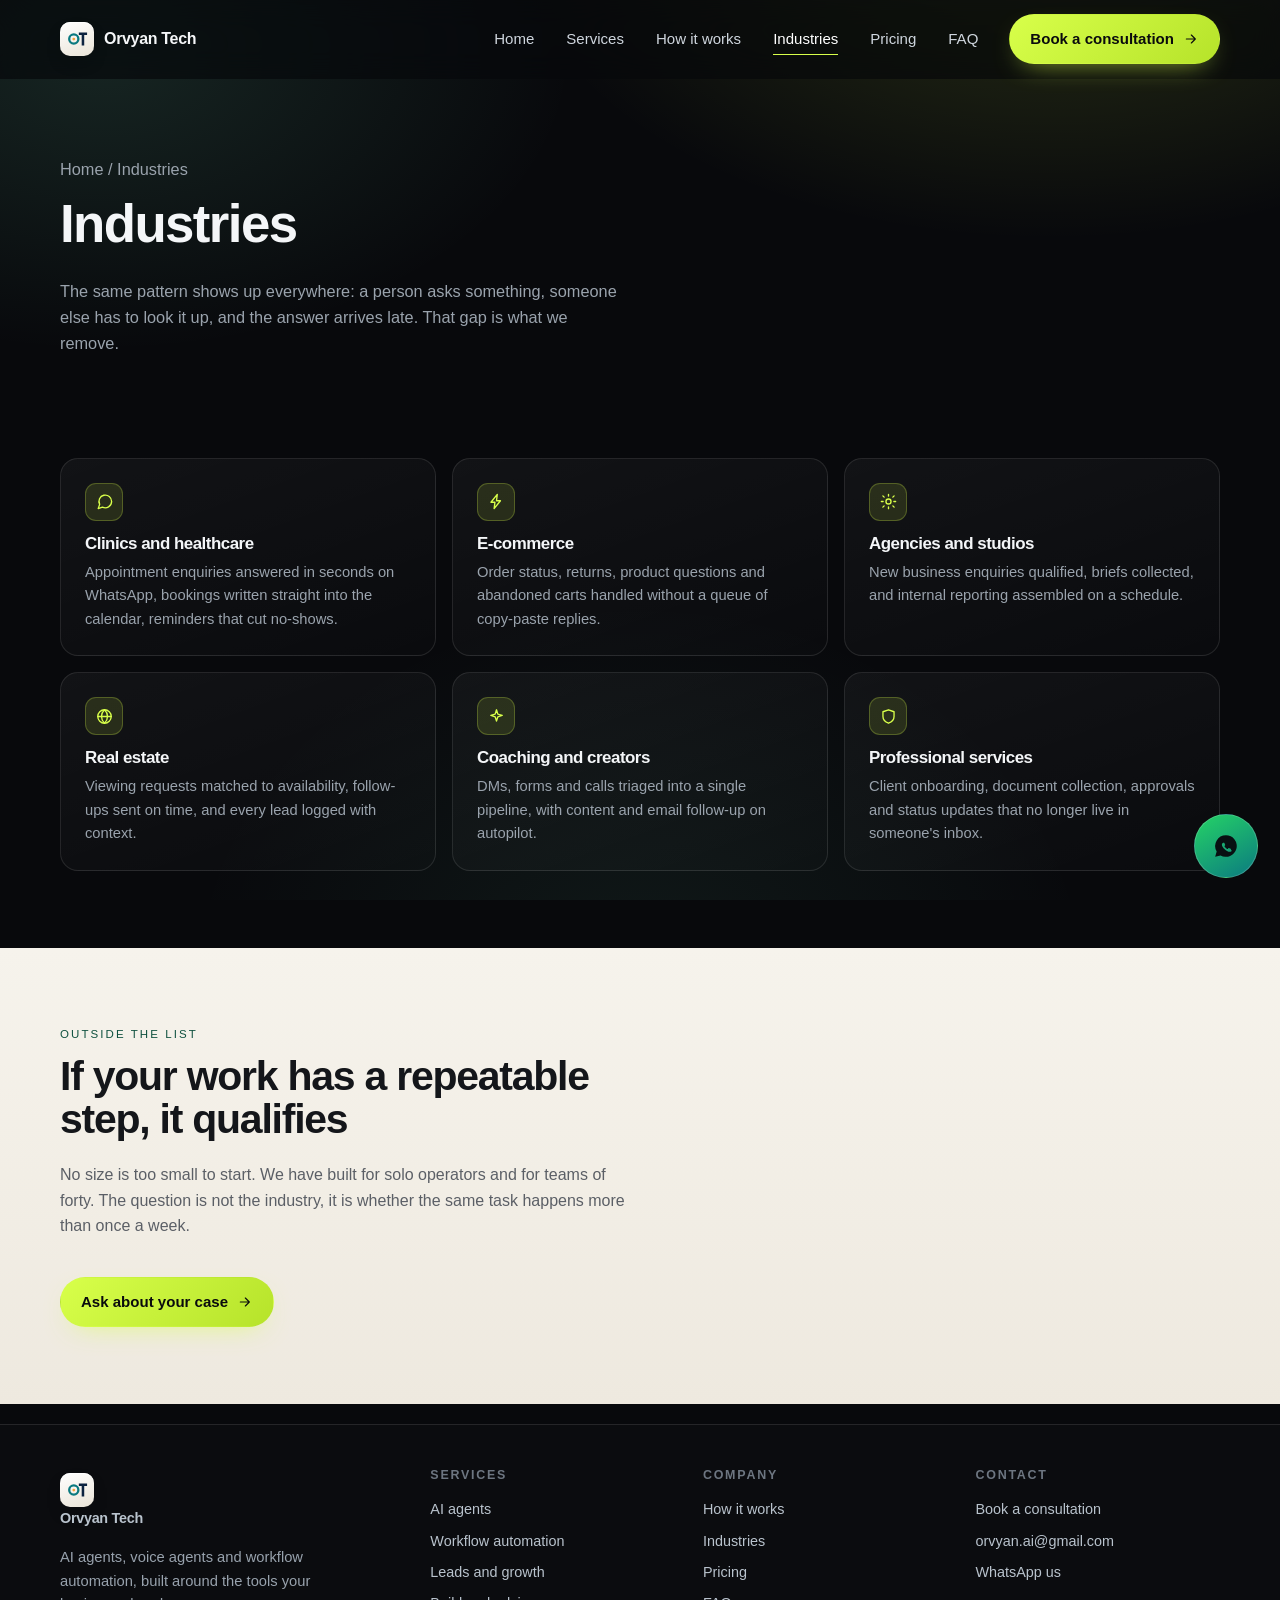
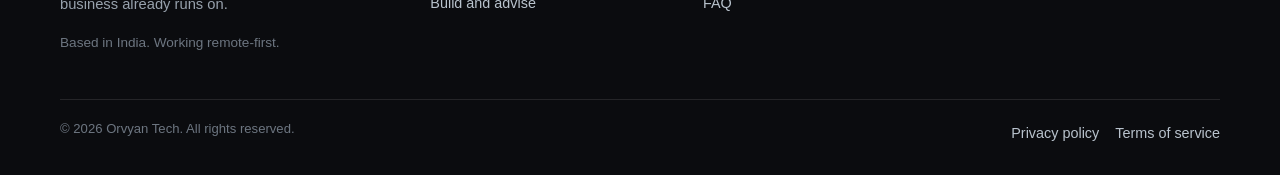
<file: industries.html>
<!DOCTYPE html>
<html lang="en">
<head>
<meta charset="UTF-8">
<meta name="viewport" content="width=device-width, initial-scale=1">
<title>Industries | Orvyan Tech</title>
<meta name="description" content="Where automation pays back fastest: clinics, e-commerce, agencies, real estate, coaching and professional services.">
<link rel="canonical" href="https://www.orvyantech.com/industries.html">
<meta name="theme-color" content="#08090c">
<link rel="icon" href="favicon.svg" type="image/svg+xml">
<link rel="icon" href="favicon.ico" sizes="32x32">
<link rel="apple-touch-icon" href="apple-touch-icon.png">
<meta property="og:type" content="website">
<meta property="og:site_name" content="Orvyan Tech">
<meta property="og:title" content="Industries | Orvyan Tech">
<meta property="og:description" content="Where automation pays back fastest: clinics, e-commerce, agencies, real estate, coaching and professional services.">
<meta property="og:url" content="https://www.orvyantech.com/industries.html">
<meta property="og:image" content="https://www.orvyantech.com/og-image.png">
<meta name="twitter:card" content="summary_large_image">
<link rel="preconnect" href="https://fonts.googleapis.com">
<link rel="preconnect" href="https://fonts.gstatic.com" crossorigin>
<link rel="preconnect" href="https://formtorch.com" crossorigin>
<link rel="preload" href="assets/css/site.css" as="style">
<link rel="stylesheet" href="assets/css/site.css">
<link rel="preconnect" href="https://www.googletagmanager.com">

<script async src="https://www.googletagmanager.com/gtag/js?id=G-GD2M58Q7JF"></script>
<script>
window.dataLayer=window.dataLayer||[];function gtag(){dataLayer.push(arguments)}
gtag('js',new Date());gtag('config','G-GD2M58Q7JF');
</script>
</head>
<body>
<a class="skip" href="#main">Skip to content</a>
<header class="site-head">
  <div class="wrap head-inner">
    <a class="brand" href="index.html"><span class="brand-chip"><img src="assets/img/logo.svg" alt="" width="22" height="22"></span> Orvyan Tech</a>
    <button class="menu-btn" id="menuBtn" aria-expanded="false" aria-controls="nav" aria-label="Open menu">
      <svg width="24" height="24" viewBox="0 0 24 24" fill="none" stroke="currentColor" stroke-width="1.8" stroke-linecap="round" aria-hidden="true"><path d="M4 7h16M4 12h16M4 17h16"/></svg>
    </button>
    <nav class="nav" id="nav" aria-label="Main">
      <a href="index.html">Home</a><a href="services.html">Services</a><a href="how-it-works.html">How it works</a><a href="industries.html" aria-current="page">Industries</a><a href="pricing.html">Pricing</a><a href="faq.html">FAQ</a>
    </nav>
    <a class="cta" href="contact.html">Book a consultation <svg class="" viewBox="0 0 24 24" fill="none" stroke="currentColor" stroke-width="1.7" stroke-linecap="round" stroke-linejoin="round" aria-hidden="true"><path d="M5 12h13M12.5 6l6 6-6 6"/></svg></a>
  </div>
</header>
<main id="main">

<section class="page-head"><div class="wrap">
  <p class="crumb"><a href="index.html">Home</a> / Industries</p>
  <h1>Industries</h1>
  <p>The same pattern shows up everywhere: a person asks something, someone else has to look it up, and the answer arrives late. That gap is what we remove.</p>
</div></section>

<section><div class="wrap"><div class="grid g3"><div class="card reveal d0"><div class="ico"><svg class="" viewBox="0 0 24 24" fill="none" stroke="currentColor" stroke-width="1.7" stroke-linecap="round" stroke-linejoin="round" aria-hidden="true"><path d="M21 12a8 8 0 0 1-11.6 7.1L4 21l1.9-5.4A8 8 0 1 1 21 12Z"/></svg></div><h3>Clinics and healthcare</h3><p>Appointment enquiries answered in seconds on WhatsApp, bookings written straight into the calendar, reminders that cut no-shows.</p></div><div class="card reveal d1"><div class="ico"><svg class="" viewBox="0 0 24 24" fill="none" stroke="currentColor" stroke-width="1.7" stroke-linecap="round" stroke-linejoin="round" aria-hidden="true"><path d="M13 3 5 13h5l-1 8 8-10h-5l1-8Z"/></svg></div><h3>E-commerce</h3><p>Order status, returns, product questions and abandoned carts handled without a queue of copy-paste replies.</p></div><div class="card reveal d2"><div class="ico"><svg class="" viewBox="0 0 24 24" fill="none" stroke="currentColor" stroke-width="1.7" stroke-linecap="round" stroke-linejoin="round" aria-hidden="true"><circle cx="12" cy="12" r="3.2"/><path d="M12 3v2.2M12 18.8V21M4.9 4.9l1.6 1.6M17.5 17.5l1.6 1.6M3 12h2.2M18.8 12H21M4.9 19.1l1.6-1.6M17.5 6.5l1.6-1.6"/></svg></div><h3>Agencies and studios</h3><p>New business enquiries qualified, briefs collected, and internal reporting assembled on a schedule.</p></div><div class="card reveal d3"><div class="ico"><svg class="" viewBox="0 0 24 24" fill="none" stroke="currentColor" stroke-width="1.7" stroke-linecap="round" stroke-linejoin="round" aria-hidden="true"><circle cx="12" cy="12" r="8.5"/><path d="M3.5 12h17M12 3.5c2.5 2.4 3.8 5.4 3.8 8.5S14.5 18.1 12 20.5C9.5 18.1 8.2 15.1 8.2 12S9.5 5.9 12 3.5Z"/></svg></div><h3>Real estate</h3><p>Viewing requests matched to availability, follow-ups sent on time, and every lead logged with context.</p></div><div class="card reveal d0"><div class="ico"><svg class="" viewBox="0 0 24 24" fill="none" stroke="currentColor" stroke-width="1.7" stroke-linecap="round" stroke-linejoin="round" aria-hidden="true"><path d="M12 3.5 13.7 9l5.5 1.7-5.5 1.7L12 17.9l-1.7-5.5L4.8 10.7 10.3 9 12 3.5Z"/></svg></div><h3>Coaching and creators</h3><p>DMs, forms and calls triaged into a single pipeline, with content and email follow-up on autopilot.</p></div><div class="card reveal d1"><div class="ico"><svg class="" viewBox="0 0 24 24" fill="none" stroke="currentColor" stroke-width="1.7" stroke-linecap="round" stroke-linejoin="round" aria-hidden="true"><path d="M12 3.5 19 6v6c0 4.2-3 7-7 8.5-4-1.5-7-4.3-7-8.5V6l7-2.5Z"/></svg></div><h3>Professional services</h3><p>Client onboarding, document collection, approvals and status updates that no longer live in someone's inbox.</p></div></div></div></section>

<section class="band"><div class="wrap">
  <div class="sec-head reveal"><span class="kicker">Outside the list</span><h2>If your work has a repeatable step, it qualifies</h2>
  <p>No size is too small to start. We have built for solo operators and for teams of forty. The question is not the industry, it is whether the same task happens more than once a week.</p></div>
  <div class="hero-actions"><a class="cta" href="contact.html">Ask about your case <svg class="" viewBox="0 0 24 24" fill="none" stroke="currentColor" stroke-width="1.7" stroke-linecap="round" stroke-linejoin="round" aria-hidden="true"><path d="M5 12h13M12.5 6l6 6-6 6"/></svg></a></div>
</div></section>
</main>
<footer class="site-foot">
  <div class="wrap">
    <div class="foot-grid">
      <div>
        <a class="brand" href="index.html"><span class="brand-chip"><img src="assets/img/logo.svg" alt="" width="22" height="22"></span> Orvyan Tech</a>
        <p style="color:#98a2ad;font-size:.92rem;margin-top:12px;max-width:34ch">
          AI agents, voice agents and workflow automation, built around the tools your business already runs on.
        </p>
        <p style="color:#6d7681;font-size:.85rem">Based in India. Working remote-first.</p>
      </div>
      <div>
        <h4>Services</h4>
        <a href="services.html#agents">AI agents</a>
        <a href="services.html#workflows">Workflow automation</a>
        <a href="services.html#growth">Leads and growth</a>
        <a href="services.html#advise">Build and advise</a>
      </div>
      <div>
        <h4>Company</h4>
        <a href="how-it-works.html">How it works</a>
        <a href="industries.html">Industries</a>
        <a href="pricing.html">Pricing</a>
        <a href="faq.html">FAQ</a>
      </div>
      <div>
        <h4>Contact</h4>
        <a href="contact.html">Book a consultation</a>
        <a href="mailto:orvyan.ai@gmail.com">orvyan.ai@gmail.com</a>
        <a href="https://wa.me/917972928086" target="_blank" rel="noopener">WhatsApp us</a>
      </div>
    </div>
    <div class="foot-bottom">
      <span>&copy; <span data-year>2026</span> Orvyan Tech. All rights reserved.</span>
      <span class="pillars">
        <a href="privacy-policy.html">Privacy policy</a>
        <a href="terms-of-service.html">Terms of service</a>
      </span>
    </div>
  </div>
</footer>
<aside class="wa-dock min" id="waDock" aria-label="Chat with Orvyan Tech on WhatsApp">
  <div class="wa-head">
    <span class="wa-ava"><svg viewBox="0 0 24 24" fill="currentColor" aria-hidden="true"><path d="M12 2a10 10 0 0 0-8.6 15.1L2 22l5-1.3A10 10 0 1 0 12 2Zm5.5 14.1c-.2.6-1.2 1.2-1.7 1.2-.5.1-1 .1-1.6-.1a11 11 0 0 1-4.4-3.1c-1-1.2-1.6-2.4-1.6-3.2 0-.7.4-1.4.8-1.7.2-.2.4-.2.6-.2h.5c.2 0 .3 0 .5.4l.6 1.5c.1.2 0 .4-.1.5l-.4.5c-.1.2-.2.3 0 .5.4.7 1.5 1.9 2.4 2.3.2.1.4.1.5 0l.6-.7c.1-.2.3-.2.5-.1l1.5.7c.2.1.4.2.4.4 0 .1 0 .5-.1.9Z"/></svg></span>
    <div><strong>Orvyan Tech</strong><small>Replies instantly, 24/7</small></div>
    <button class="wa-min" type="button" aria-label="Minimise chat"><svg viewBox="0 0 24 24" fill="none" stroke="currentColor" stroke-width="2.4" stroke-linecap="round" stroke-linejoin="round" aria-hidden="true"><path d="M6 15l6-6 6 6"/></svg></button>
  </div>
  <div class="wa-body">
    <div class="wa-msg in">Hi, this is Orvyan Tech. Tell us what eats your team's time and we will say what can be automated.</div>
    <div class="wa-msg in">Voice agents, WhatsApp bots, n8n workflows, CRM follow up.</div>
    <div class="wa-msg me">Can you look at our clinic booking flow?</div>
  </div>
  <a class="wa-cta" href="https://wa.me/917972928086" target="_blank" rel="noopener"><svg viewBox="0 0 24 24" fill="currentColor" aria-hidden="true"><path d="M12 2a10 10 0 0 0-8.6 15.1L2 22l5-1.3A10 10 0 1 0 12 2Zm5.5 14.1c-.2.6-1.2 1.2-1.7 1.2-.5.1-1 .1-1.6-.1a11 11 0 0 1-4.4-3.1c-1-1.2-1.6-2.4-1.6-3.2 0-.7.4-1.4.8-1.7.2-.2.4-.2.6-.2h.5c.2 0 .3 0 .5.4l.6 1.5c.1.2 0 .4-.1.5l-.4.5c-.1.2-.2.3 0 .5.4.7 1.5 1.9 2.4 2.3.2.1.4.1.5 0l.6-.7c.1-.2.3-.2.5-.1l1.5.7c.2.1.4.2.4.4 0 .1 0 .5-.1.9Z"/></svg>Open WhatsApp</a>
</aside>
<script src="assets/js/site.js" defer></script>
</body>
</html>
</file>
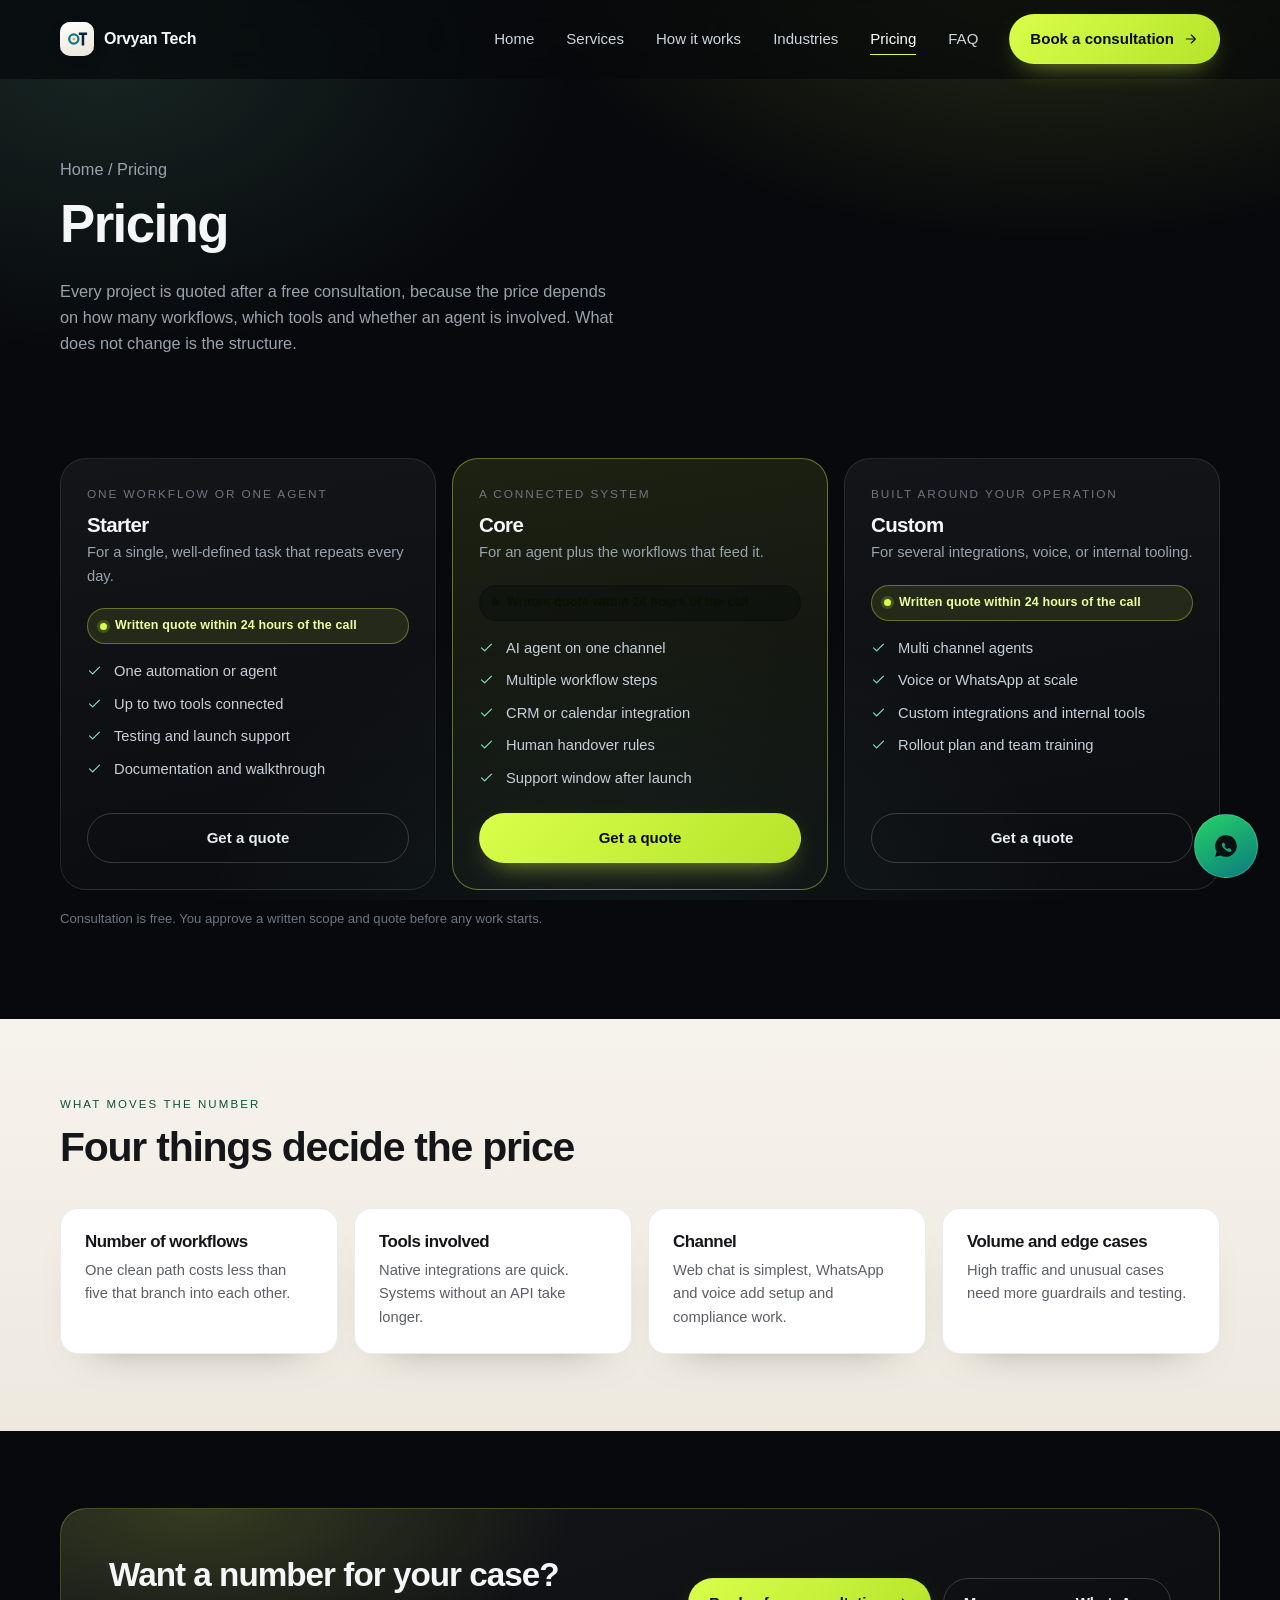
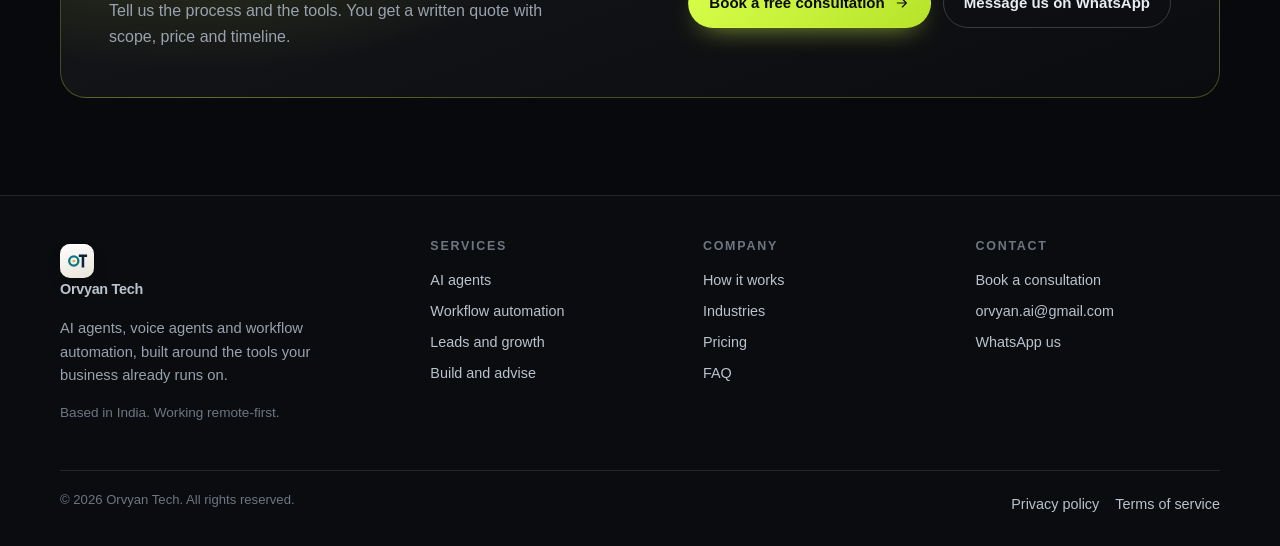
<file: pricing.html>
<!DOCTYPE html>
<html lang="en">
<head>
<meta charset="UTF-8">
<meta name="viewport" content="width=device-width, initial-scale=1">
<title>Pricing | Orvyan Tech</title>
<meta name="description" content="How Orvyan Tech prices AI agents and automation: scoped after a free consultation, with clear tiers and no surprise invoices.">
<link rel="canonical" href="https://www.orvyantech.com/pricing.html">
<meta name="theme-color" content="#08090c">
<link rel="icon" href="favicon.svg" type="image/svg+xml">
<link rel="icon" href="favicon.ico" sizes="32x32">
<link rel="apple-touch-icon" href="apple-touch-icon.png">
<meta property="og:type" content="website">
<meta property="og:site_name" content="Orvyan Tech">
<meta property="og:title" content="Pricing | Orvyan Tech">
<meta property="og:description" content="How Orvyan Tech prices AI agents and automation: scoped after a free consultation, with clear tiers and no surprise invoices.">
<meta property="og:url" content="https://www.orvyantech.com/pricing.html">
<meta property="og:image" content="https://www.orvyantech.com/og-image.png">
<meta name="twitter:card" content="summary_large_image">
<link rel="preconnect" href="https://fonts.googleapis.com">
<link rel="preconnect" href="https://fonts.gstatic.com" crossorigin>
<link rel="preconnect" href="https://formtorch.com" crossorigin>
<link rel="preload" href="assets/css/site.css" as="style">
<link rel="stylesheet" href="assets/css/site.css">
<link rel="preconnect" href="https://www.googletagmanager.com">

<script async src="https://www.googletagmanager.com/gtag/js?id=G-GD2M58Q7JF"></script>
<script>
window.dataLayer=window.dataLayer||[];function gtag(){dataLayer.push(arguments)}
gtag('js',new Date());gtag('config','G-GD2M58Q7JF');
</script>
</head>
<body>
<a class="skip" href="#main">Skip to content</a>
<header class="site-head">
  <div class="wrap head-inner">
    <a class="brand" href="index.html"><span class="brand-chip"><img src="assets/img/logo.svg" alt="" width="22" height="22"></span> Orvyan Tech</a>
    <button class="menu-btn" id="menuBtn" aria-expanded="false" aria-controls="nav" aria-label="Open menu">
      <svg width="24" height="24" viewBox="0 0 24 24" fill="none" stroke="currentColor" stroke-width="1.8" stroke-linecap="round" aria-hidden="true"><path d="M4 7h16M4 12h16M4 17h16"/></svg>
    </button>
    <nav class="nav" id="nav" aria-label="Main">
      <a href="index.html">Home</a><a href="services.html">Services</a><a href="how-it-works.html">How it works</a><a href="industries.html">Industries</a><a href="pricing.html" aria-current="page">Pricing</a><a href="faq.html">FAQ</a>
    </nav>
    <a class="cta" href="contact.html">Book a consultation <svg class="" viewBox="0 0 24 24" fill="none" stroke="currentColor" stroke-width="1.7" stroke-linecap="round" stroke-linejoin="round" aria-hidden="true"><path d="M5 12h13M12.5 6l6 6-6 6"/></svg></a>
  </div>
</header>
<main id="main">

<section class="page-head"><div class="wrap">
  <p class="crumb"><a href="index.html">Home</a> / Pricing</p>
  <h1>Pricing</h1>
  <p>Every project is quoted after a free consultation, because the price depends on how many workflows, which tools and whether an agent is involved. What does not change is the structure.</p>
</div></section>

<section><div class="wrap"><div class="grid g3">
    <div class="price-card reveal ">
      <div class="tier">One workflow or one agent</div>
      <h3>Starter</h3>
      <p class="quote">For a single, well-defined task that repeats every day.</p>
      <p class="turnaround">Written quote within 24 hours of the call</p>
      <ul><li><svg class="" viewBox="0 0 24 24" fill="none" stroke="currentColor" stroke-width="1.7" stroke-linecap="round" stroke-linejoin="round" aria-hidden="true"><path d="M4 12.5 9 17.5 20 6.5"/></svg> <span>One automation or agent</span></li><li><svg class="" viewBox="0 0 24 24" fill="none" stroke="currentColor" stroke-width="1.7" stroke-linecap="round" stroke-linejoin="round" aria-hidden="true"><path d="M4 12.5 9 17.5 20 6.5"/></svg> <span>Up to two tools connected</span></li><li><svg class="" viewBox="0 0 24 24" fill="none" stroke="currentColor" stroke-width="1.7" stroke-linecap="round" stroke-linejoin="round" aria-hidden="true"><path d="M4 12.5 9 17.5 20 6.5"/></svg> <span>Testing and launch support</span></li><li><svg class="" viewBox="0 0 24 24" fill="none" stroke="currentColor" stroke-width="1.7" stroke-linecap="round" stroke-linejoin="round" aria-hidden="true"><path d="M4 12.5 9 17.5 20 6.5"/></svg> <span>Documentation and walkthrough</span></li></ul>
      <a class="cta ghost" href="contact.html">Get a quote</a>
    </div>
    <div class="price-card reveal feature">
      <div class="tier">A connected system</div>
      <h3>Core</h3>
      <p class="quote">For an agent plus the workflows that feed it.</p>
      <p class="turnaround">Written quote within 24 hours of the call</p>
      <ul><li><svg class="" viewBox="0 0 24 24" fill="none" stroke="currentColor" stroke-width="1.7" stroke-linecap="round" stroke-linejoin="round" aria-hidden="true"><path d="M4 12.5 9 17.5 20 6.5"/></svg> <span>AI agent on one channel</span></li><li><svg class="" viewBox="0 0 24 24" fill="none" stroke="currentColor" stroke-width="1.7" stroke-linecap="round" stroke-linejoin="round" aria-hidden="true"><path d="M4 12.5 9 17.5 20 6.5"/></svg> <span>Multiple workflow steps</span></li><li><svg class="" viewBox="0 0 24 24" fill="none" stroke="currentColor" stroke-width="1.7" stroke-linecap="round" stroke-linejoin="round" aria-hidden="true"><path d="M4 12.5 9 17.5 20 6.5"/></svg> <span>CRM or calendar integration</span></li><li><svg class="" viewBox="0 0 24 24" fill="none" stroke="currentColor" stroke-width="1.7" stroke-linecap="round" stroke-linejoin="round" aria-hidden="true"><path d="M4 12.5 9 17.5 20 6.5"/></svg> <span>Human handover rules</span></li><li><svg class="" viewBox="0 0 24 24" fill="none" stroke="currentColor" stroke-width="1.7" stroke-linecap="round" stroke-linejoin="round" aria-hidden="true"><path d="M4 12.5 9 17.5 20 6.5"/></svg> <span>Support window after launch</span></li></ul>
      <a class="cta " href="contact.html">Get a quote</a>
    </div>
    <div class="price-card reveal ">
      <div class="tier">Built around your operation</div>
      <h3>Custom</h3>
      <p class="quote">For several integrations, voice, or internal tooling.</p>
      <p class="turnaround">Written quote within 24 hours of the call</p>
      <ul><li><svg class="" viewBox="0 0 24 24" fill="none" stroke="currentColor" stroke-width="1.7" stroke-linecap="round" stroke-linejoin="round" aria-hidden="true"><path d="M4 12.5 9 17.5 20 6.5"/></svg> <span>Multi channel agents</span></li><li><svg class="" viewBox="0 0 24 24" fill="none" stroke="currentColor" stroke-width="1.7" stroke-linecap="round" stroke-linejoin="round" aria-hidden="true"><path d="M4 12.5 9 17.5 20 6.5"/></svg> <span>Voice or WhatsApp at scale</span></li><li><svg class="" viewBox="0 0 24 24" fill="none" stroke="currentColor" stroke-width="1.7" stroke-linecap="round" stroke-linejoin="round" aria-hidden="true"><path d="M4 12.5 9 17.5 20 6.5"/></svg> <span>Custom integrations and internal tools</span></li><li><svg class="" viewBox="0 0 24 24" fill="none" stroke="currentColor" stroke-width="1.7" stroke-linecap="round" stroke-linejoin="round" aria-hidden="true"><path d="M4 12.5 9 17.5 20 6.5"/></svg> <span>Rollout plan and team training</span></li></ul>
      <a class="cta ghost" href="contact.html">Get a quote</a>
    </div></div>
  <p class="form-note" style="margin-top:18px">Consultation is free. You approve a written scope and quote before any work starts.</p>
</div></section>

<section class="band"><div class="wrap">
  <div class="sec-head reveal"><span class="kicker">What moves the number</span><h2>Four things decide the price</h2></div>
  <div class="grid g4">
    <div class="card reveal"><h3>Number of workflows</h3><p>One clean path costs less than five that branch into each other.</p></div>
    <div class="card reveal d1"><h3>Tools involved</h3><p>Native integrations are quick. Systems without an API take longer.</p></div>
    <div class="card reveal d2"><h3>Channel</h3><p>Web chat is simplest, WhatsApp and voice add setup and compliance work.</p></div>
    <div class="card reveal d3"><h3>Volume and edge cases</h3><p>High traffic and unusual cases need more guardrails and testing.</p></div>
  </div>
</div></section>


<section><div class="wrap"><div class="cta-band reveal">
  <div><h2>Want a number for your case?</h2><p>Tell us the process and the tools. You get a written quote with scope, price and timeline.</p></div>
  <div style="display:flex;gap:12px;flex-wrap:wrap">
    <a class="cta" href="contact.html">Book a free consultation <svg class="" viewBox="0 0 24 24" fill="none" stroke="currentColor" stroke-width="1.7" stroke-linecap="round" stroke-linejoin="round" aria-hidden="true"><path d="M5 12h13M12.5 6l6 6-6 6"/></svg></a>
    <a class="cta ghost" href="https://wa.me/917972928086" target="_blank" rel="noopener">Message us on WhatsApp</a>
  </div>
</div></div></section>
</main>
<footer class="site-foot">
  <div class="wrap">
    <div class="foot-grid">
      <div>
        <a class="brand" href="index.html"><span class="brand-chip"><img src="assets/img/logo.svg" alt="" width="22" height="22"></span> Orvyan Tech</a>
        <p style="color:#98a2ad;font-size:.92rem;margin-top:12px;max-width:34ch">
          AI agents, voice agents and workflow automation, built around the tools your business already runs on.
        </p>
        <p style="color:#6d7681;font-size:.85rem">Based in India. Working remote-first.</p>
      </div>
      <div>
        <h4>Services</h4>
        <a href="services.html#agents">AI agents</a>
        <a href="services.html#workflows">Workflow automation</a>
        <a href="services.html#growth">Leads and growth</a>
        <a href="services.html#advise">Build and advise</a>
      </div>
      <div>
        <h4>Company</h4>
        <a href="how-it-works.html">How it works</a>
        <a href="industries.html">Industries</a>
        <a href="pricing.html">Pricing</a>
        <a href="faq.html">FAQ</a>
      </div>
      <div>
        <h4>Contact</h4>
        <a href="contact.html">Book a consultation</a>
        <a href="mailto:orvyan.ai@gmail.com">orvyan.ai@gmail.com</a>
        <a href="https://wa.me/917972928086" target="_blank" rel="noopener">WhatsApp us</a>
      </div>
    </div>
    <div class="foot-bottom">
      <span>&copy; <span data-year>2026</span> Orvyan Tech. All rights reserved.</span>
      <span class="pillars">
        <a href="privacy-policy.html">Privacy policy</a>
        <a href="terms-of-service.html">Terms of service</a>
      </span>
    </div>
  </div>
</footer>
<aside class="wa-dock min" id="waDock" aria-label="Chat with Orvyan Tech on WhatsApp">
  <div class="wa-head">
    <span class="wa-ava"><svg viewBox="0 0 24 24" fill="currentColor" aria-hidden="true"><path d="M12 2a10 10 0 0 0-8.6 15.1L2 22l5-1.3A10 10 0 1 0 12 2Zm5.5 14.1c-.2.6-1.2 1.2-1.7 1.2-.5.1-1 .1-1.6-.1a11 11 0 0 1-4.4-3.1c-1-1.2-1.6-2.4-1.6-3.2 0-.7.4-1.4.8-1.7.2-.2.4-.2.6-.2h.5c.2 0 .3 0 .5.4l.6 1.5c.1.2 0 .4-.1.5l-.4.5c-.1.2-.2.3 0 .5.4.7 1.5 1.9 2.4 2.3.2.1.4.1.5 0l.6-.7c.1-.2.3-.2.5-.1l1.5.7c.2.1.4.2.4.4 0 .1 0 .5-.1.9Z"/></svg></span>
    <div><strong>Orvyan Tech</strong><small>Replies instantly, 24/7</small></div>
    <button class="wa-min" type="button" aria-label="Minimise chat"><svg viewBox="0 0 24 24" fill="none" stroke="currentColor" stroke-width="2.4" stroke-linecap="round" stroke-linejoin="round" aria-hidden="true"><path d="M6 15l6-6 6 6"/></svg></button>
  </div>
  <div class="wa-body">
    <div class="wa-msg in">Hi, this is Orvyan Tech. Tell us what eats your team's time and we will say what can be automated.</div>
    <div class="wa-msg in">Voice agents, WhatsApp bots, n8n workflows, CRM follow up.</div>
    <div class="wa-msg me">Can you look at our clinic booking flow?</div>
  </div>
  <a class="wa-cta" href="https://wa.me/917972928086" target="_blank" rel="noopener"><svg viewBox="0 0 24 24" fill="currentColor" aria-hidden="true"><path d="M12 2a10 10 0 0 0-8.6 15.1L2 22l5-1.3A10 10 0 1 0 12 2Zm5.5 14.1c-.2.6-1.2 1.2-1.7 1.2-.5.1-1 .1-1.6-.1a11 11 0 0 1-4.4-3.1c-1-1.2-1.6-2.4-1.6-3.2 0-.7.4-1.4.8-1.7.2-.2.4-.2.6-.2h.5c.2 0 .3 0 .5.4l.6 1.5c.1.2 0 .4-.1.5l-.4.5c-.1.2-.2.3 0 .5.4.7 1.5 1.9 2.4 2.3.2.1.4.1.5 0l.6-.7c.1-.2.3-.2.5-.1l1.5.7c.2.1.4.2.4.4 0 .1 0 .5-.1.9Z"/></svg>Open WhatsApp</a>
</aside>
<script src="assets/js/site.js" defer></script>
</body>
</html>
</file>
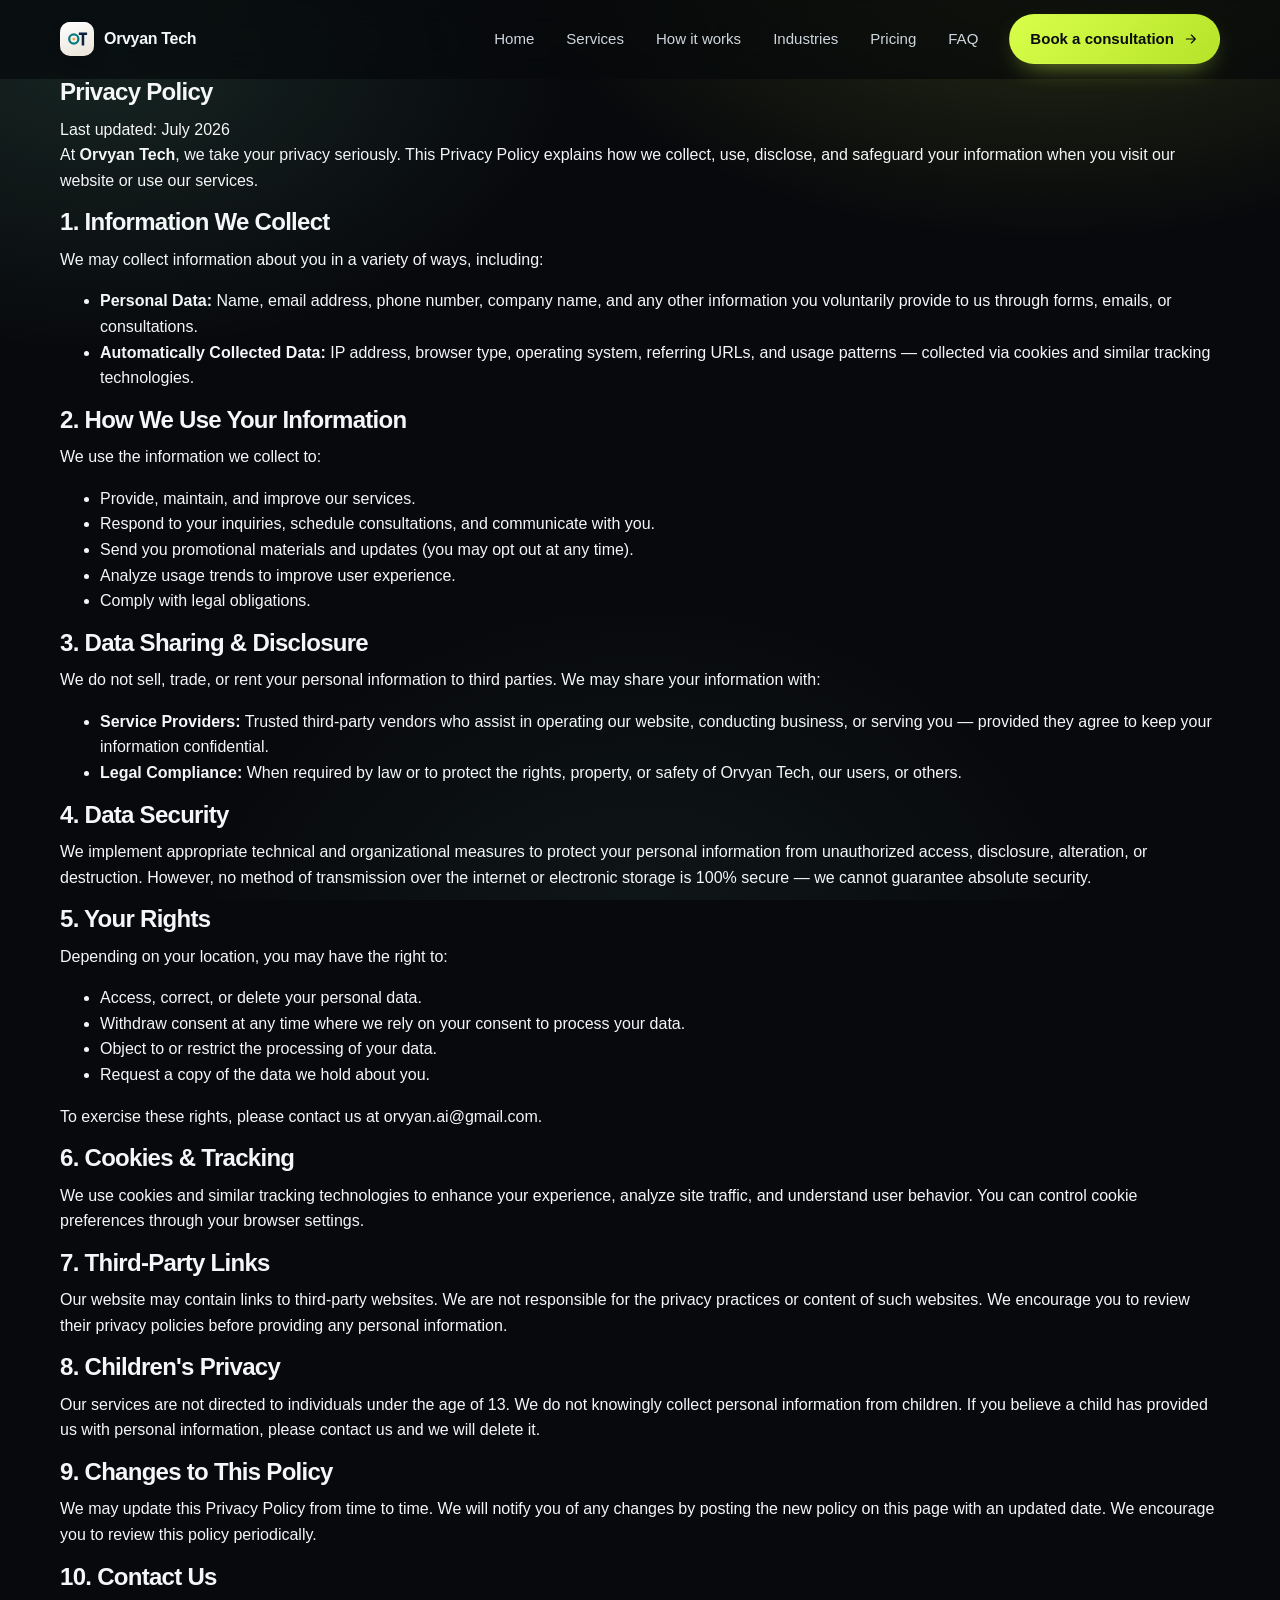
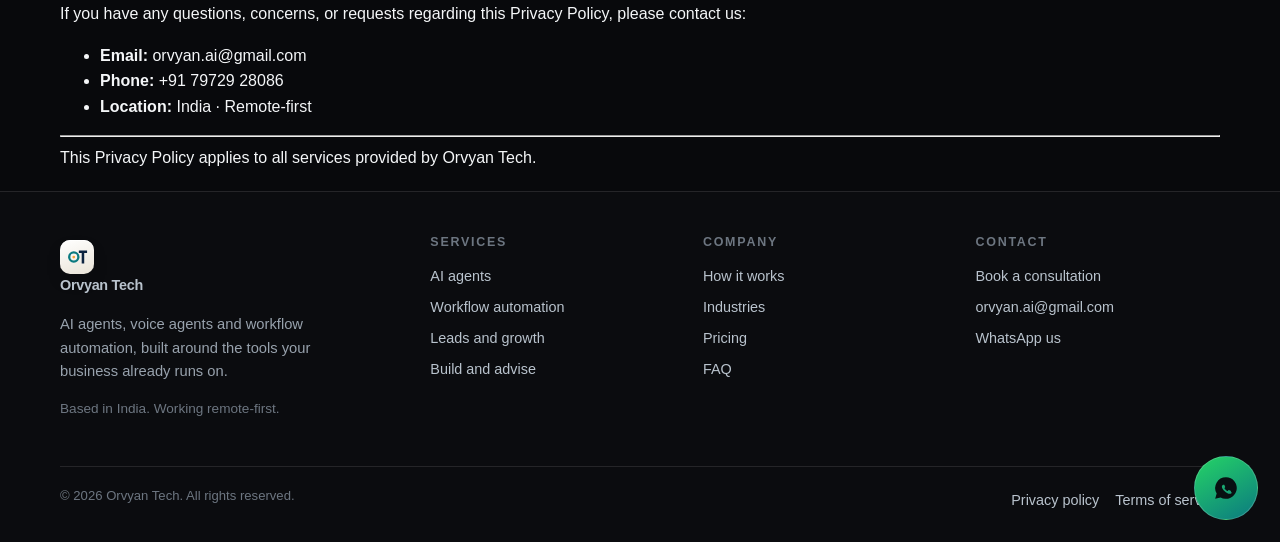
<file: privacy-policy.html>
<!DOCTYPE html>
<html lang="en">
<head>
<meta charset="UTF-8">
<meta name="viewport" content="width=device-width, initial-scale=1">
<title>Privacy policy | Orvyan Tech</title>
<meta name="description" content="How Orvyan Tech collects, uses and protects the information you share when you contact us.">
<link rel="canonical" href="https://www.orvyantech.com//privacy-policy.html">
<meta name="theme-color" content="#08090c">
<link rel="icon" href="favicon.svg" type="image/svg+xml">
<link rel="icon" href="favicon.ico" sizes="32x32">
<link rel="apple-touch-icon" href="apple-touch-icon.png">
<meta property="og:type" content="website">
<meta property="og:site_name" content="Orvyan Tech">
<meta property="og:title" content="Privacy policy | Orvyan Tech">
<meta property="og:description" content="How Orvyan Tech collects, uses and protects the information you share when you contact us.">
<meta property="og:url" content="https://www.orvyantech.com//privacy-policy.html">
<meta property="og:image" content="https://www.orvyantech.com/og-image.png">
<meta name="twitter:card" content="summary_large_image">
<link rel="preconnect" href="https://fonts.googleapis.com">
<link rel="preconnect" href="https://fonts.gstatic.com" crossorigin>
<link rel="preconnect" href="https://formtorch.com" crossorigin>
<link rel="preload" href="assets/css/site.css" as="style">
<link rel="stylesheet" href="assets/css/site.css">
<link rel="preconnect" href="https://www.googletagmanager.com">

<script async src="https://www.googletagmanager.com/gtag/js?id=G-GD2M58Q7JF"></script>
<script>
window.dataLayer=window.dataLayer||[];function gtag(){dataLayer.push(arguments)}
gtag('js',new Date());gtag('config','G-GD2M58Q7JF');
</script>
</head>
<body>
<a class="skip" href="#main">Skip to content</a>
<header class="site-head">
  <div class="wrap head-inner">
    <a class="brand" href="index.html"><span class="brand-chip"><img src="assets/img/logo.svg" alt="" width="22" height="22"></span> Orvyan Tech</a>
    <button class="menu-btn" id="menuBtn" aria-expanded="false" aria-controls="nav" aria-label="Open menu">
      <svg width="24" height="24" viewBox="0 0 24 24" fill="none" stroke="currentColor" stroke-width="1.8" stroke-linecap="round" aria-hidden="true"><path d="M4 7h16M4 12h16M4 17h16"/></svg>
    </button>
    <nav class="nav" id="nav" aria-label="Main">
      <a href="index.html">Home</a><a href="services.html">Services</a><a href="how-it-works.html">How it works</a><a href="industries.html">Industries</a><a href="pricing.html">Pricing</a><a href="faq.html">FAQ</a>
    </nav>
    <a class="cta" href="contact.html">Book a consultation <svg class="" viewBox="0 0 24 24" fill="none" stroke="currentColor" stroke-width="1.7" stroke-linecap="round" stroke-linejoin="round" aria-hidden="true"><path d="M5 12h13M12.5 6l6 6-6 6"/></svg></a>
  </div>
</header>
<main id="main">
<main id="main"><div class="wrap"><article class="doc legal"><h1>Privacy Policy</h1>
      <div>Last updated: July 2026</div>

      <p>
        At <strong>Orvyan Tech</strong>, we take your privacy seriously. This Privacy Policy explains how we collect, use, disclose, and safeguard your information when you visit our website or use our services.
      </p>

      <h2>1. Information We Collect</h2>
      <p>We may collect information about you in a variety of ways, including:</p>
      <ul>
        <li><strong>Personal Data:</strong> Name, email address, phone number, company name, and any other information you voluntarily provide to us through forms, emails, or consultations.</li>
        <li><strong>Automatically Collected Data:</strong> IP address, browser type, operating system, referring URLs, and usage patterns — collected via cookies and similar tracking technologies.</li>
      </ul>

      <h2>2. How We Use Your Information</h2>
      <p>We use the information we collect to:</p>
      <ul>
        <li>Provide, maintain, and improve our services.</li>
        <li>Respond to your inquiries, schedule consultations, and communicate with you.</li>
        <li>Send you promotional materials and updates (you may opt out at any time).</li>
        <li>Analyze usage trends to improve user experience.</li>
        <li>Comply with legal obligations.</li>
      </ul>

      <h2>3. Data Sharing &amp; Disclosure</h2>
      <p>
        We do not sell, trade, or rent your personal information to third parties. We may share your information with:
      </p>
      <ul>
        <li><strong>Service Providers:</strong> Trusted third-party vendors who assist in operating our website, conducting business, or serving you — provided they agree to keep your information confidential.</li>
        <li><strong>Legal Compliance:</strong> When required by law or to protect the rights, property, or safety of Orvyan Tech, our users, or others.</li>
      </ul>

      <h2>4. Data Security</h2>
      <p>
        We implement appropriate technical and organizational measures to protect your personal information from unauthorized access, disclosure, alteration, or destruction. However, no method of transmission over the internet or electronic storage is 100% secure — we cannot guarantee absolute security.
      </p>

      <h2>5. Your Rights</h2>
      <p>Depending on your location, you may have the right to:</p>
      <ul>
        <li>Access, correct, or delete your personal data.</li>
        <li>Withdraw consent at any time where we rely on your consent to process your data.</li>
        <li>Object to or restrict the processing of your data.</li>
        <li>Request a copy of the data we hold about you.</li>
      </ul>
      <p>
        To exercise these rights, please contact us at <a href="mailto:orvyan.ai@gmail.com">orvyan.ai@gmail.com</a>.
      </p>

      <h2>6. Cookies &amp; Tracking</h2>
      <p>
        We use cookies and similar tracking technologies to enhance your experience, analyze site traffic, and understand user behavior. You can control cookie preferences through your browser settings.
      </p>

      <h2>7. Third-Party Links</h2>
      <p>
        Our website may contain links to third-party websites. We are not responsible for the privacy practices or content of such websites. We encourage you to review their privacy policies before providing any personal information.
      </p>

      <h2>8. Children's Privacy</h2>
      <p>
        Our services are not directed to individuals under the age of 13. We do not knowingly collect personal information from children. If you believe a child has provided us with personal information, please contact us and we will delete it.
      </p>

      <h2>9. Changes to This Policy</h2>
      <p>
        We may update this Privacy Policy from time to time. We will notify you of any changes by posting the new policy on this page with an updated date. We encourage you to review this policy periodically.
      </p>

      <h2>10. Contact Us</h2>
      <p>
        If you have any questions, concerns, or requests regarding this Privacy Policy, please contact us:
      </p>
      <ul>
        <li><strong>Email:</strong> <a href="mailto:orvyan.ai@gmail.com">orvyan.ai@gmail.com</a></li>
        <li><strong>Phone:</strong> <a href="tel:+917972928086">+91 79729 28086</a></li>
        <li><strong>Location:</strong> India · Remote-first</li>
      </ul>

      <hr>
      <p>
        This Privacy Policy applies to all services provided by Orvyan Tech.
      </p></article></div></main>
<footer class="site-foot">
  <div class="wrap">
    <div class="foot-grid">
      <div>
        <a class="brand" href="index.html"><span class="brand-chip"><img src="assets/img/logo.svg" alt="" width="22" height="22"></span> Orvyan Tech</a>
        <p style="color:#98a2ad;font-size:.92rem;margin-top:12px;max-width:34ch">
          AI agents, voice agents and workflow automation, built around the tools your business already runs on.
        </p>
        <p style="color:#6d7681;font-size:.85rem">Based in India. Working remote-first.</p>
      </div>
      <div>
        <h4>Services</h4>
        <a href="services.html#agents">AI agents</a>
        <a href="services.html#workflows">Workflow automation</a>
        <a href="services.html#growth">Leads and growth</a>
        <a href="services.html#advise">Build and advise</a>
      </div>
      <div>
        <h4>Company</h4>
        <a href="how-it-works.html">How it works</a>
        <a href="industries.html">Industries</a>
        <a href="pricing.html">Pricing</a>
        <a href="faq.html">FAQ</a>
      </div>
      <div>
        <h4>Contact</h4>
        <a href="contact.html">Book a consultation</a>
        <a href="mailto:orvyan.ai@gmail.com">orvyan.ai@gmail.com</a>
        <a href="https://wa.me/917972928086" target="_blank" rel="noopener">WhatsApp us</a>
      </div>
    </div>
    <div class="foot-bottom">
      <span>&copy; <span data-year>2026</span> Orvyan Tech. All rights reserved.</span>
      <span class="pillars">
        <a href="privacy-policy.html">Privacy policy</a>
        <a href="terms-of-service.html">Terms of service</a>
      </span>
    </div>
  </div>
</footer>
<aside class="wa-dock min" id="waDock" aria-label="Chat with Orvyan Tech on WhatsApp">
  <div class="wa-head">
    <span class="wa-ava"><svg viewBox="0 0 24 24" fill="currentColor" aria-hidden="true"><path d="M12 2a10 10 0 0 0-8.6 15.1L2 22l5-1.3A10 10 0 1 0 12 2Zm5.5 14.1c-.2.6-1.2 1.2-1.7 1.2-.5.1-1 .1-1.6-.1a11 11 0 0 1-4.4-3.1c-1-1.2-1.6-2.4-1.6-3.2 0-.7.4-1.4.8-1.7.2-.2.4-.2.6-.2h.5c.2 0 .3 0 .5.4l.6 1.5c.1.2 0 .4-.1.5l-.4.5c-.1.2-.2.3 0 .5.4.7 1.5 1.9 2.4 2.3.2.1.4.1.5 0l.6-.7c.1-.2.3-.2.5-.1l1.5.7c.2.1.4.2.4.4 0 .1 0 .5-.1.9Z"/></svg></span>
    <div><strong>Orvyan Tech</strong><small>Replies instantly, 24/7</small></div>
    <button class="wa-min" type="button" aria-label="Minimise chat"><svg viewBox="0 0 24 24" fill="none" stroke="currentColor" stroke-width="2.4" stroke-linecap="round" stroke-linejoin="round" aria-hidden="true"><path d="M6 15l6-6 6 6"/></svg></button>
  </div>
  <div class="wa-body">
    <div class="wa-msg in">Hi, this is Orvyan Tech. Tell us what eats your team's time and we will say what can be automated.</div>
    <div class="wa-msg in">Voice agents, WhatsApp bots, n8n workflows, CRM follow up.</div>
    <div class="wa-msg me">Can you look at our clinic booking flow?</div>
  </div>
  <a class="wa-cta" href="https://wa.me/917972928086" target="_blank" rel="noopener"><svg viewBox="0 0 24 24" fill="currentColor" aria-hidden="true"><path d="M12 2a10 10 0 0 0-8.6 15.1L2 22l5-1.3A10 10 0 1 0 12 2Zm5.5 14.1c-.2.6-1.2 1.2-1.7 1.2-.5.1-1 .1-1.6-.1a11 11 0 0 1-4.4-3.1c-1-1.2-1.6-2.4-1.6-3.2 0-.7.4-1.4.8-1.7.2-.2.4-.2.6-.2h.5c.2 0 .3 0 .5.4l.6 1.5c.1.2 0 .4-.1.5l-.4.5c-.1.2-.2.3 0 .5.4.7 1.5 1.9 2.4 2.3.2.1.4.1.5 0l.6-.7c.1-.2.3-.2.5-.1l1.5.7c.2.1.4.2.4.4 0 .1 0 .5-.1.9Z"/></svg>Open WhatsApp</a>
</aside>
<script src="assets/js/site.js" defer></script>
</body>
</html>
</file>
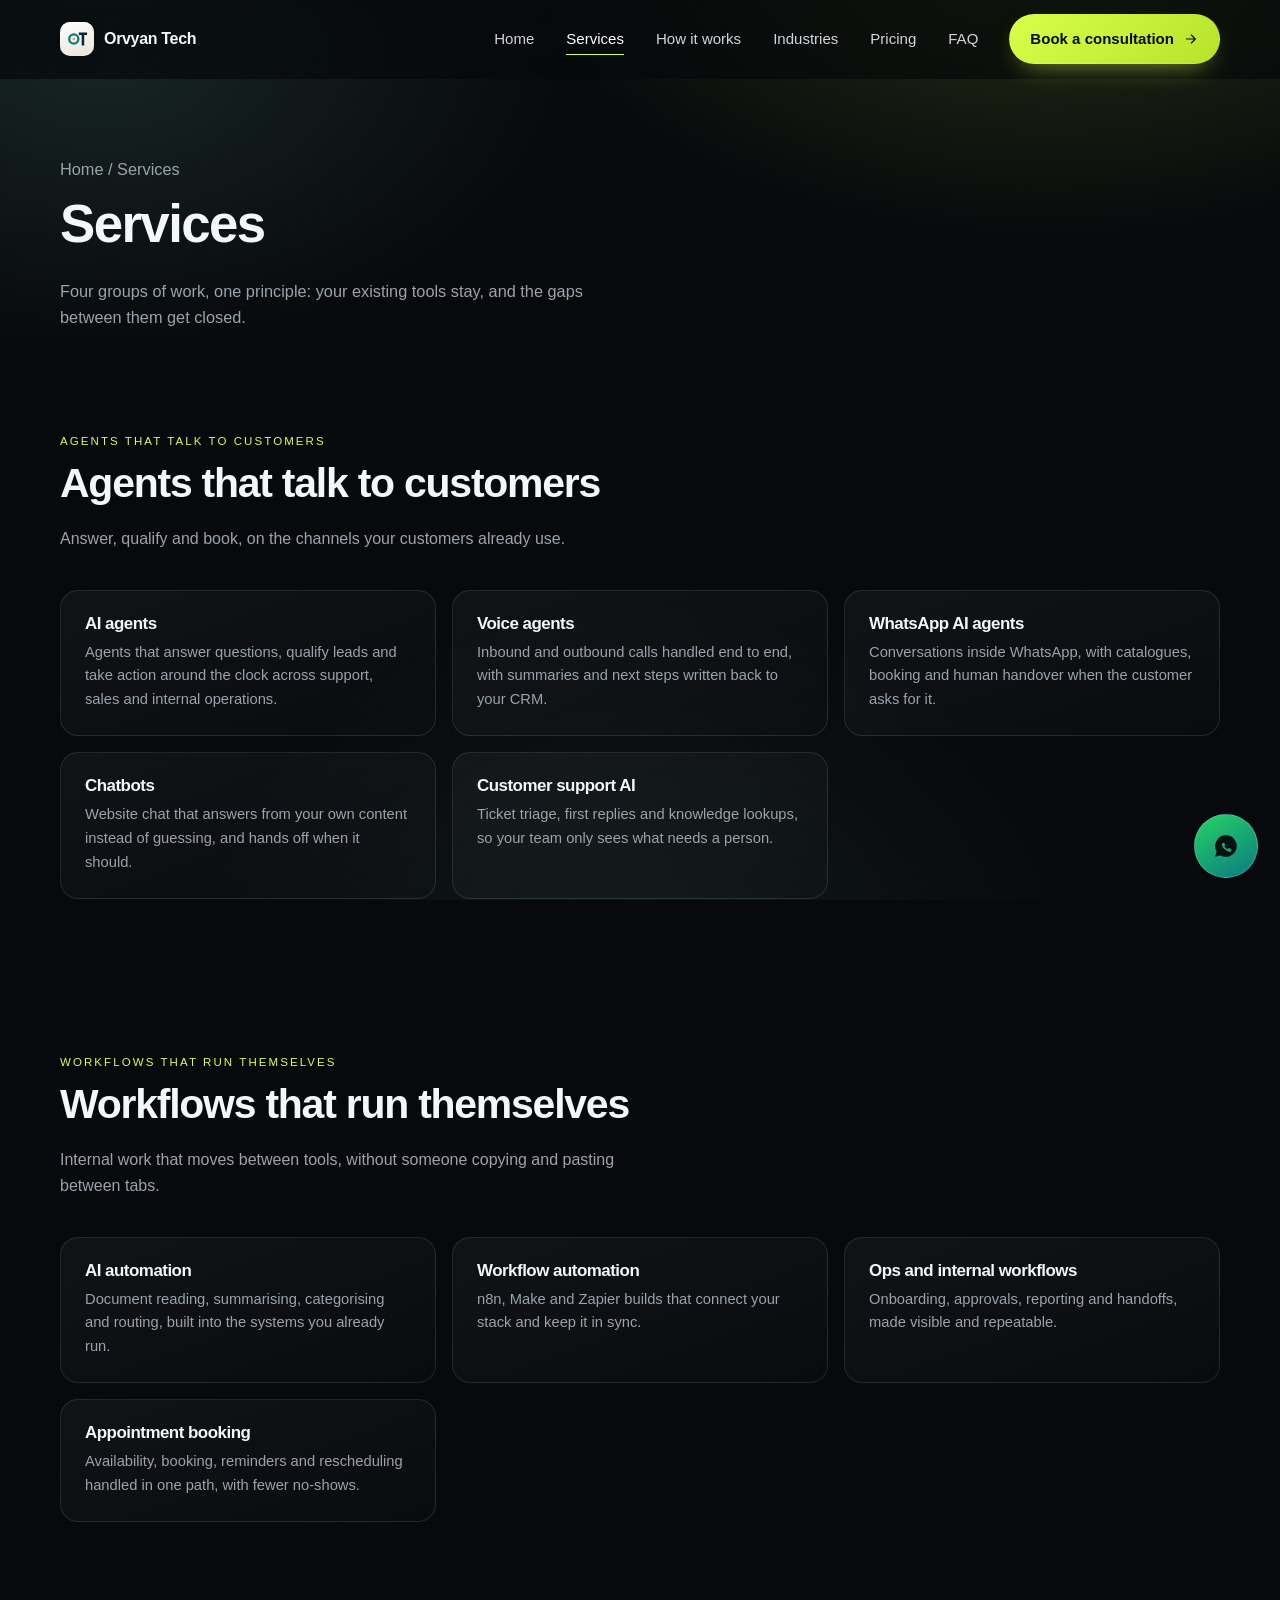
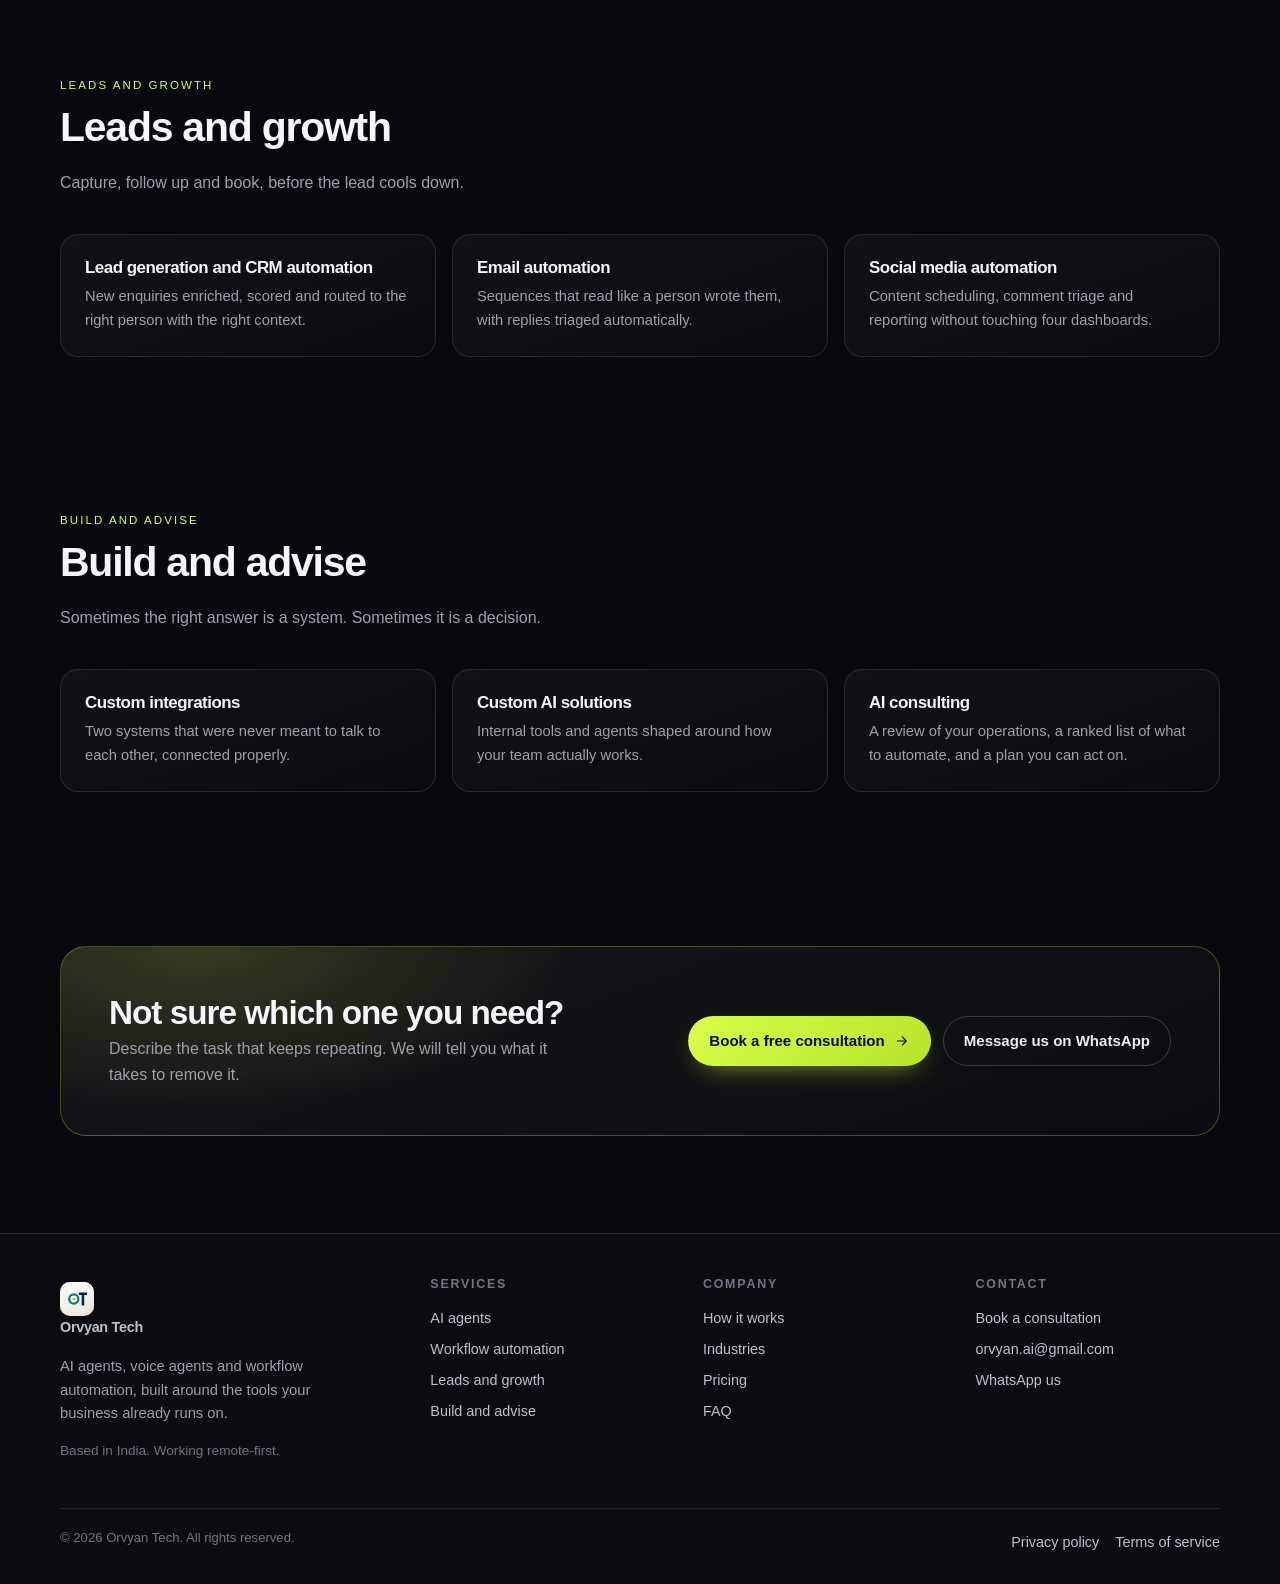
<file: services.html>
<!DOCTYPE html>
<html lang="en">
<head>
<meta charset="UTF-8">
<meta name="viewport" content="width=device-width, initial-scale=1">
<title>Services | Orvyan Tech</title>
<meta name="description" content="AI agents, voice agents, WhatsApp bots, workflow automation, lead generation and custom integrations built for your existing stack.">
<link rel="canonical" href="https://www.orvyantech.com/services.html">
<meta name="theme-color" content="#08090c">
<link rel="icon" href="favicon.svg" type="image/svg+xml">
<link rel="icon" href="favicon.ico" sizes="32x32">
<link rel="apple-touch-icon" href="apple-touch-icon.png">
<meta property="og:type" content="website">
<meta property="og:site_name" content="Orvyan Tech">
<meta property="og:title" content="Services | Orvyan Tech">
<meta property="og:description" content="AI agents, voice agents, WhatsApp bots, workflow automation, lead generation and custom integrations built for your existing stack.">
<meta property="og:url" content="https://www.orvyantech.com/services.html">
<meta property="og:image" content="https://www.orvyantech.com/og-image.png">
<meta name="twitter:card" content="summary_large_image">
<link rel="preconnect" href="https://fonts.googleapis.com">
<link rel="preconnect" href="https://fonts.gstatic.com" crossorigin>
<link rel="preconnect" href="https://formtorch.com" crossorigin>
<link rel="preload" href="assets/css/site.css" as="style">
<link rel="stylesheet" href="assets/css/site.css">
<link rel="preconnect" href="https://www.googletagmanager.com">

<script async src="https://www.googletagmanager.com/gtag/js?id=G-GD2M58Q7JF"></script>
<script>
window.dataLayer=window.dataLayer||[];function gtag(){dataLayer.push(arguments)}
gtag('js',new Date());gtag('config','G-GD2M58Q7JF');
</script>
</head>
<body>
<a class="skip" href="#main">Skip to content</a>
<header class="site-head">
  <div class="wrap head-inner">
    <a class="brand" href="index.html"><span class="brand-chip"><img src="assets/img/logo.svg" alt="" width="22" height="22"></span> Orvyan Tech</a>
    <button class="menu-btn" id="menuBtn" aria-expanded="false" aria-controls="nav" aria-label="Open menu">
      <svg width="24" height="24" viewBox="0 0 24 24" fill="none" stroke="currentColor" stroke-width="1.8" stroke-linecap="round" aria-hidden="true"><path d="M4 7h16M4 12h16M4 17h16"/></svg>
    </button>
    <nav class="nav" id="nav" aria-label="Main">
      <a href="index.html">Home</a><a href="services.html" aria-current="page">Services</a><a href="how-it-works.html">How it works</a><a href="industries.html">Industries</a><a href="pricing.html">Pricing</a><a href="faq.html">FAQ</a>
    </nav>
    <a class="cta" href="contact.html">Book a consultation <svg class="" viewBox="0 0 24 24" fill="none" stroke="currentColor" stroke-width="1.7" stroke-linecap="round" stroke-linejoin="round" aria-hidden="true"><path d="M5 12h13M12.5 6l6 6-6 6"/></svg></a>
  </div>
</header>
<main id="main">

<section class="page-head"><div class="wrap">
  <p class="crumb"><a href="index.html">Home</a> / Services</p>
  <h1>Services</h1>
  <p>Four groups of work, one principle: your existing tools stay, and the gaps between them get closed.</p>
</div></section>

<section id="agents"><div class="wrap">
  <div class="sec-head reveal">
    <span class="kicker">Agents that talk to customers</span>
    <h2>Agents that talk to customers</h2>
    <p>Answer, qualify and book, on the channels your customers already use.</p>
  </div>
  <div class="grid g3"><div class="card reveal d0"><h3>AI agents</h3><p>Agents that answer questions, qualify leads and take action around the clock across support, sales and internal operations.</p></div><div class="card reveal d1"><h3>Voice agents</h3><p>Inbound and outbound calls handled end to end, with summaries and next steps written back to your CRM.</p></div><div class="card reveal d2"><h3>WhatsApp AI agents</h3><p>Conversations inside WhatsApp, with catalogues, booking and human handover when the customer asks for it.</p></div><div class="card reveal d3"><h3>Chatbots</h3><p>Website chat that answers from your own content instead of guessing, and hands off when it should.</p></div><div class="card reveal d3"><h3>Customer support AI</h3><p>Ticket triage, first replies and knowledge lookups, so your team only sees what needs a person.</p></div></div>
</div></section>

<section id="workflows"><div class="wrap">
  <div class="sec-head reveal">
    <span class="kicker">Workflows that run themselves</span>
    <h2>Workflows that run themselves</h2>
    <p>Internal work that moves between tools, without someone copying and pasting between tabs.</p>
  </div>
  <div class="grid g3"><div class="card reveal d0"><h3>AI automation</h3><p>Document reading, summarising, categorising and routing, built into the systems you already run.</p></div><div class="card reveal d1"><h3>Workflow automation</h3><p>n8n, Make and Zapier builds that connect your stack and keep it in sync.</p></div><div class="card reveal d2"><h3>Ops and internal workflows</h3><p>Onboarding, approvals, reporting and handoffs, made visible and repeatable.</p></div><div class="card reveal d3"><h3>Appointment booking</h3><p>Availability, booking, reminders and rescheduling handled in one path, with fewer no-shows.</p></div></div>
</div></section>

<section id="growth"><div class="wrap">
  <div class="sec-head reveal">
    <span class="kicker">Leads and growth</span>
    <h2>Leads and growth</h2>
    <p>Capture, follow up and book, before the lead cools down.</p>
  </div>
  <div class="grid g3"><div class="card reveal d0"><h3>Lead generation and CRM automation</h3><p>New enquiries enriched, scored and routed to the right person with the right context.</p></div><div class="card reveal d1"><h3>Email automation</h3><p>Sequences that read like a person wrote them, with replies triaged automatically.</p></div><div class="card reveal d2"><h3>Social media automation</h3><p>Content scheduling, comment triage and reporting without touching four dashboards.</p></div></div>
</div></section>

<section id="advise"><div class="wrap">
  <div class="sec-head reveal">
    <span class="kicker">Build and advise</span>
    <h2>Build and advise</h2>
    <p>Sometimes the right answer is a system. Sometimes it is a decision.</p>
  </div>
  <div class="grid g3"><div class="card reveal d0"><h3>Custom integrations</h3><p>Two systems that were never meant to talk to each other, connected properly.</p></div><div class="card reveal d1"><h3>Custom AI solutions</h3><p>Internal tools and agents shaped around how your team actually works.</p></div><div class="card reveal d2"><h3>AI consulting</h3><p>A review of your operations, a ranked list of what to automate, and a plan you can act on.</p></div></div>
</div></section>

<section><div class="wrap"><div class="cta-band reveal">
  <div><h2>Not sure which one you need?</h2><p>Describe the task that keeps repeating. We will tell you what it takes to remove it.</p></div>
  <div style="display:flex;gap:12px;flex-wrap:wrap">
    <a class="cta" href="contact.html">Book a free consultation <svg class="" viewBox="0 0 24 24" fill="none" stroke="currentColor" stroke-width="1.7" stroke-linecap="round" stroke-linejoin="round" aria-hidden="true"><path d="M5 12h13M12.5 6l6 6-6 6"/></svg></a>
    <a class="cta ghost" href="https://wa.me/917972928086" target="_blank" rel="noopener">Message us on WhatsApp</a>
  </div>
</div></div></section></main>
<footer class="site-foot">
  <div class="wrap">
    <div class="foot-grid">
      <div>
        <a class="brand" href="index.html"><span class="brand-chip"><img src="assets/img/logo.svg" alt="" width="22" height="22"></span> Orvyan Tech</a>
        <p style="color:#98a2ad;font-size:.92rem;margin-top:12px;max-width:34ch">
          AI agents, voice agents and workflow automation, built around the tools your business already runs on.
        </p>
        <p style="color:#6d7681;font-size:.85rem">Based in India. Working remote-first.</p>
      </div>
      <div>
        <h4>Services</h4>
        <a href="services.html#agents">AI agents</a>
        <a href="services.html#workflows">Workflow automation</a>
        <a href="services.html#growth">Leads and growth</a>
        <a href="services.html#advise">Build and advise</a>
      </div>
      <div>
        <h4>Company</h4>
        <a href="how-it-works.html">How it works</a>
        <a href="industries.html">Industries</a>
        <a href="pricing.html">Pricing</a>
        <a href="faq.html">FAQ</a>
      </div>
      <div>
        <h4>Contact</h4>
        <a href="contact.html">Book a consultation</a>
        <a href="mailto:orvyan.ai@gmail.com">orvyan.ai@gmail.com</a>
        <a href="https://wa.me/917972928086" target="_blank" rel="noopener">WhatsApp us</a>
      </div>
    </div>
    <div class="foot-bottom">
      <span>&copy; <span data-year>2026</span> Orvyan Tech. All rights reserved.</span>
      <span class="pillars">
        <a href="privacy-policy.html">Privacy policy</a>
        <a href="terms-of-service.html">Terms of service</a>
      </span>
    </div>
  </div>
</footer>
<aside class="wa-dock min" id="waDock" aria-label="Chat with Orvyan Tech on WhatsApp">
  <div class="wa-head">
    <span class="wa-ava"><svg viewBox="0 0 24 24" fill="currentColor" aria-hidden="true"><path d="M12 2a10 10 0 0 0-8.6 15.1L2 22l5-1.3A10 10 0 1 0 12 2Zm5.5 14.1c-.2.6-1.2 1.2-1.7 1.2-.5.1-1 .1-1.6-.1a11 11 0 0 1-4.4-3.1c-1-1.2-1.6-2.4-1.6-3.2 0-.7.4-1.4.8-1.7.2-.2.4-.2.6-.2h.5c.2 0 .3 0 .5.4l.6 1.5c.1.2 0 .4-.1.5l-.4.5c-.1.2-.2.3 0 .5.4.7 1.5 1.9 2.4 2.3.2.1.4.1.5 0l.6-.7c.1-.2.3-.2.5-.1l1.5.7c.2.1.4.2.4.4 0 .1 0 .5-.1.9Z"/></svg></span>
    <div><strong>Orvyan Tech</strong><small>Replies instantly, 24/7</small></div>
    <button class="wa-min" type="button" aria-label="Minimise chat"><svg viewBox="0 0 24 24" fill="none" stroke="currentColor" stroke-width="2.4" stroke-linecap="round" stroke-linejoin="round" aria-hidden="true"><path d="M6 15l6-6 6 6"/></svg></button>
  </div>
  <div class="wa-body">
    <div class="wa-msg in">Hi, this is Orvyan Tech. Tell us what eats your team's time and we will say what can be automated.</div>
    <div class="wa-msg in">Voice agents, WhatsApp bots, n8n workflows, CRM follow up.</div>
    <div class="wa-msg me">Can you look at our clinic booking flow?</div>
  </div>
  <a class="wa-cta" href="https://wa.me/917972928086" target="_blank" rel="noopener"><svg viewBox="0 0 24 24" fill="currentColor" aria-hidden="true"><path d="M12 2a10 10 0 0 0-8.6 15.1L2 22l5-1.3A10 10 0 1 0 12 2Zm5.5 14.1c-.2.6-1.2 1.2-1.7 1.2-.5.1-1 .1-1.6-.1a11 11 0 0 1-4.4-3.1c-1-1.2-1.6-2.4-1.6-3.2 0-.7.4-1.4.8-1.7.2-.2.4-.2.6-.2h.5c.2 0 .3 0 .5.4l.6 1.5c.1.2 0 .4-.1.5l-.4.5c-.1.2-.2.3 0 .5.4.7 1.5 1.9 2.4 2.3.2.1.4.1.5 0l.6-.7c.1-.2.3-.2.5-.1l1.5.7c.2.1.4.2.4.4 0 .1 0 .5-.1.9Z"/></svg>Open WhatsApp</a>
</aside>
<script src="assets/js/site.js" defer></script>
</body>
</html>
</file>
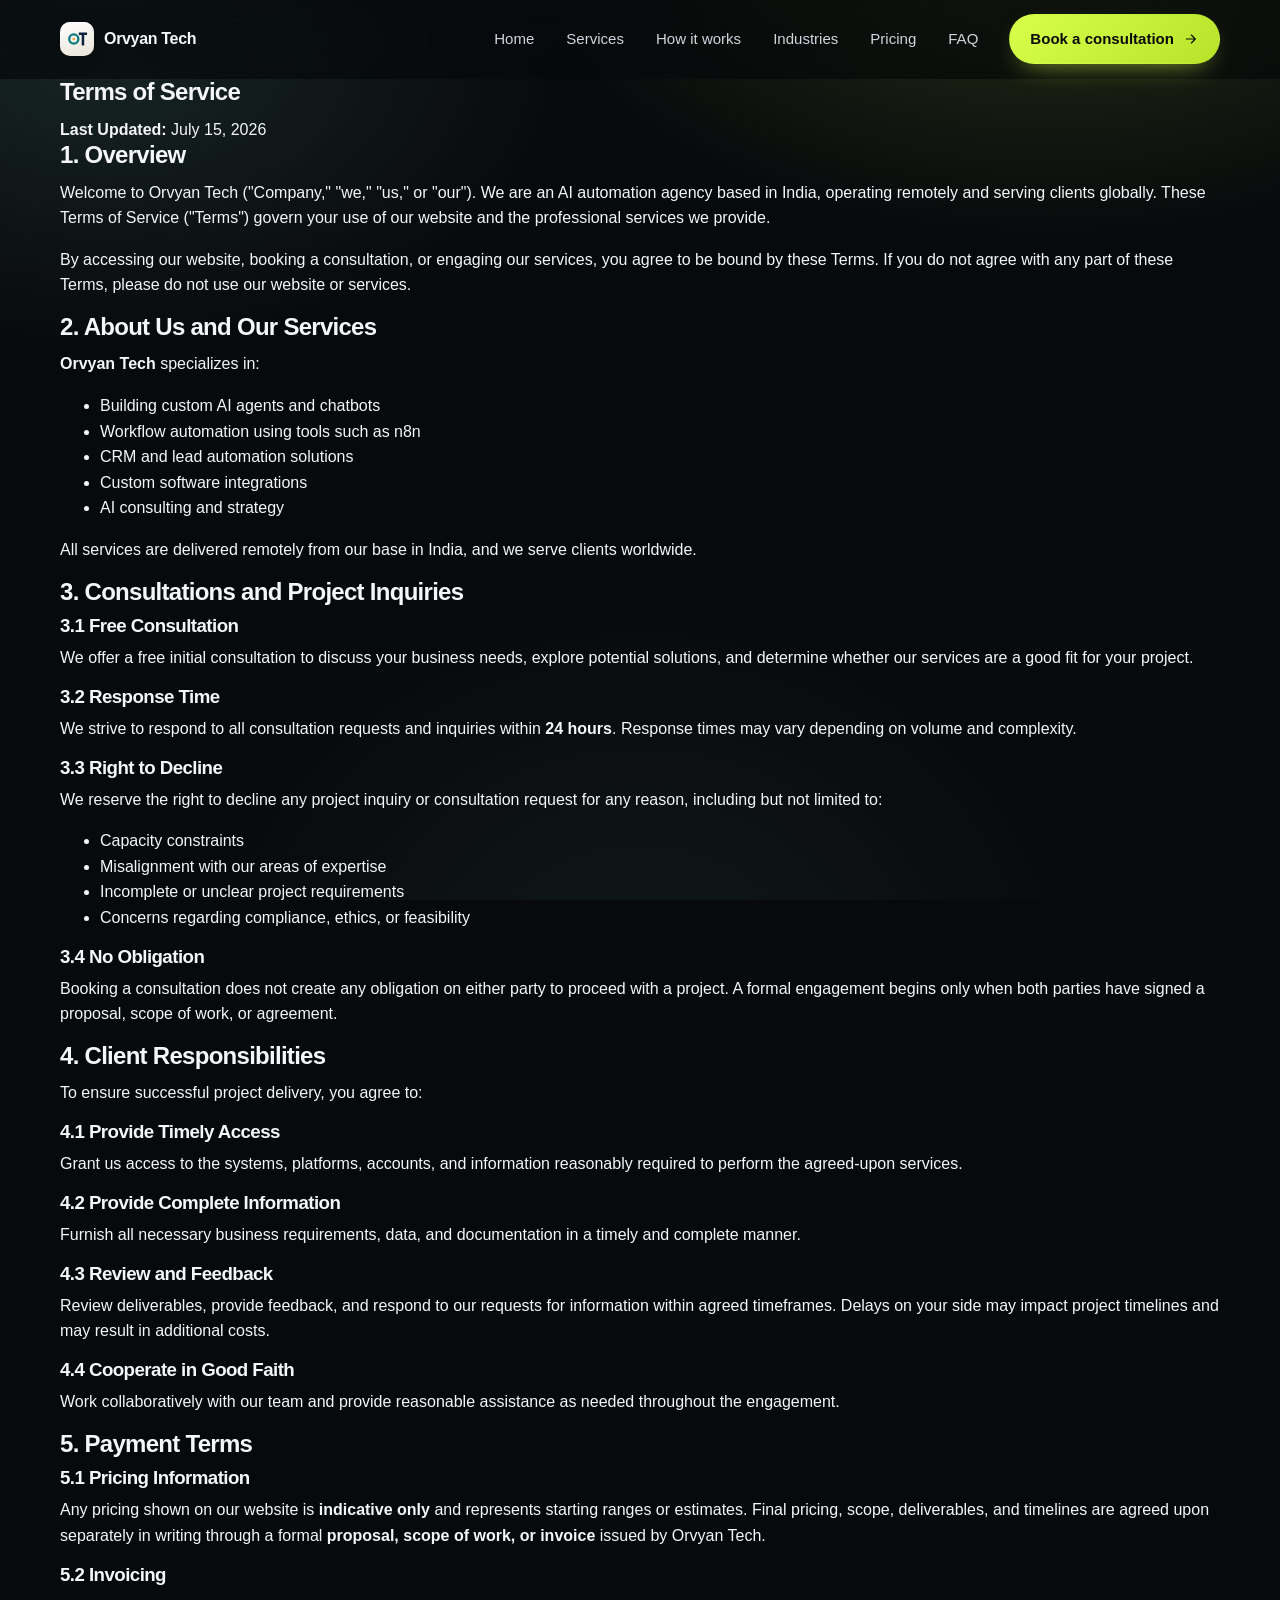
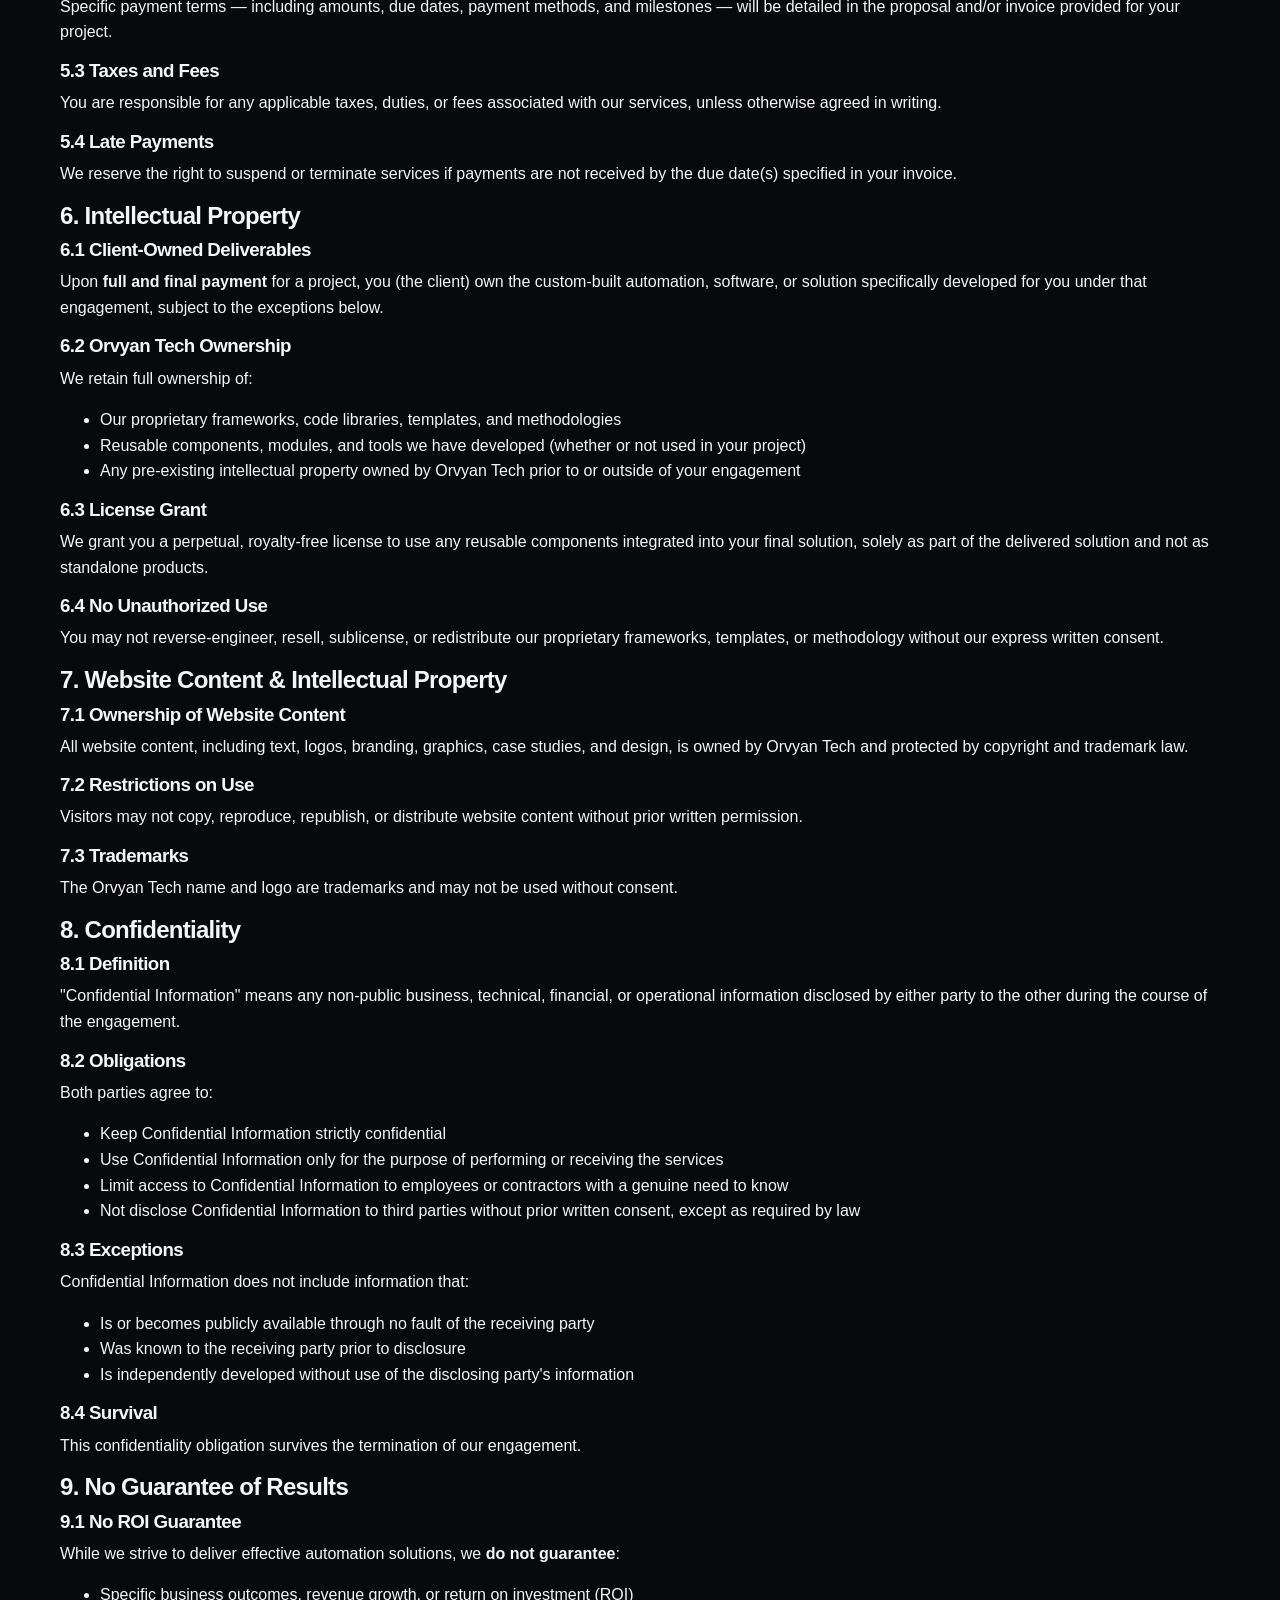
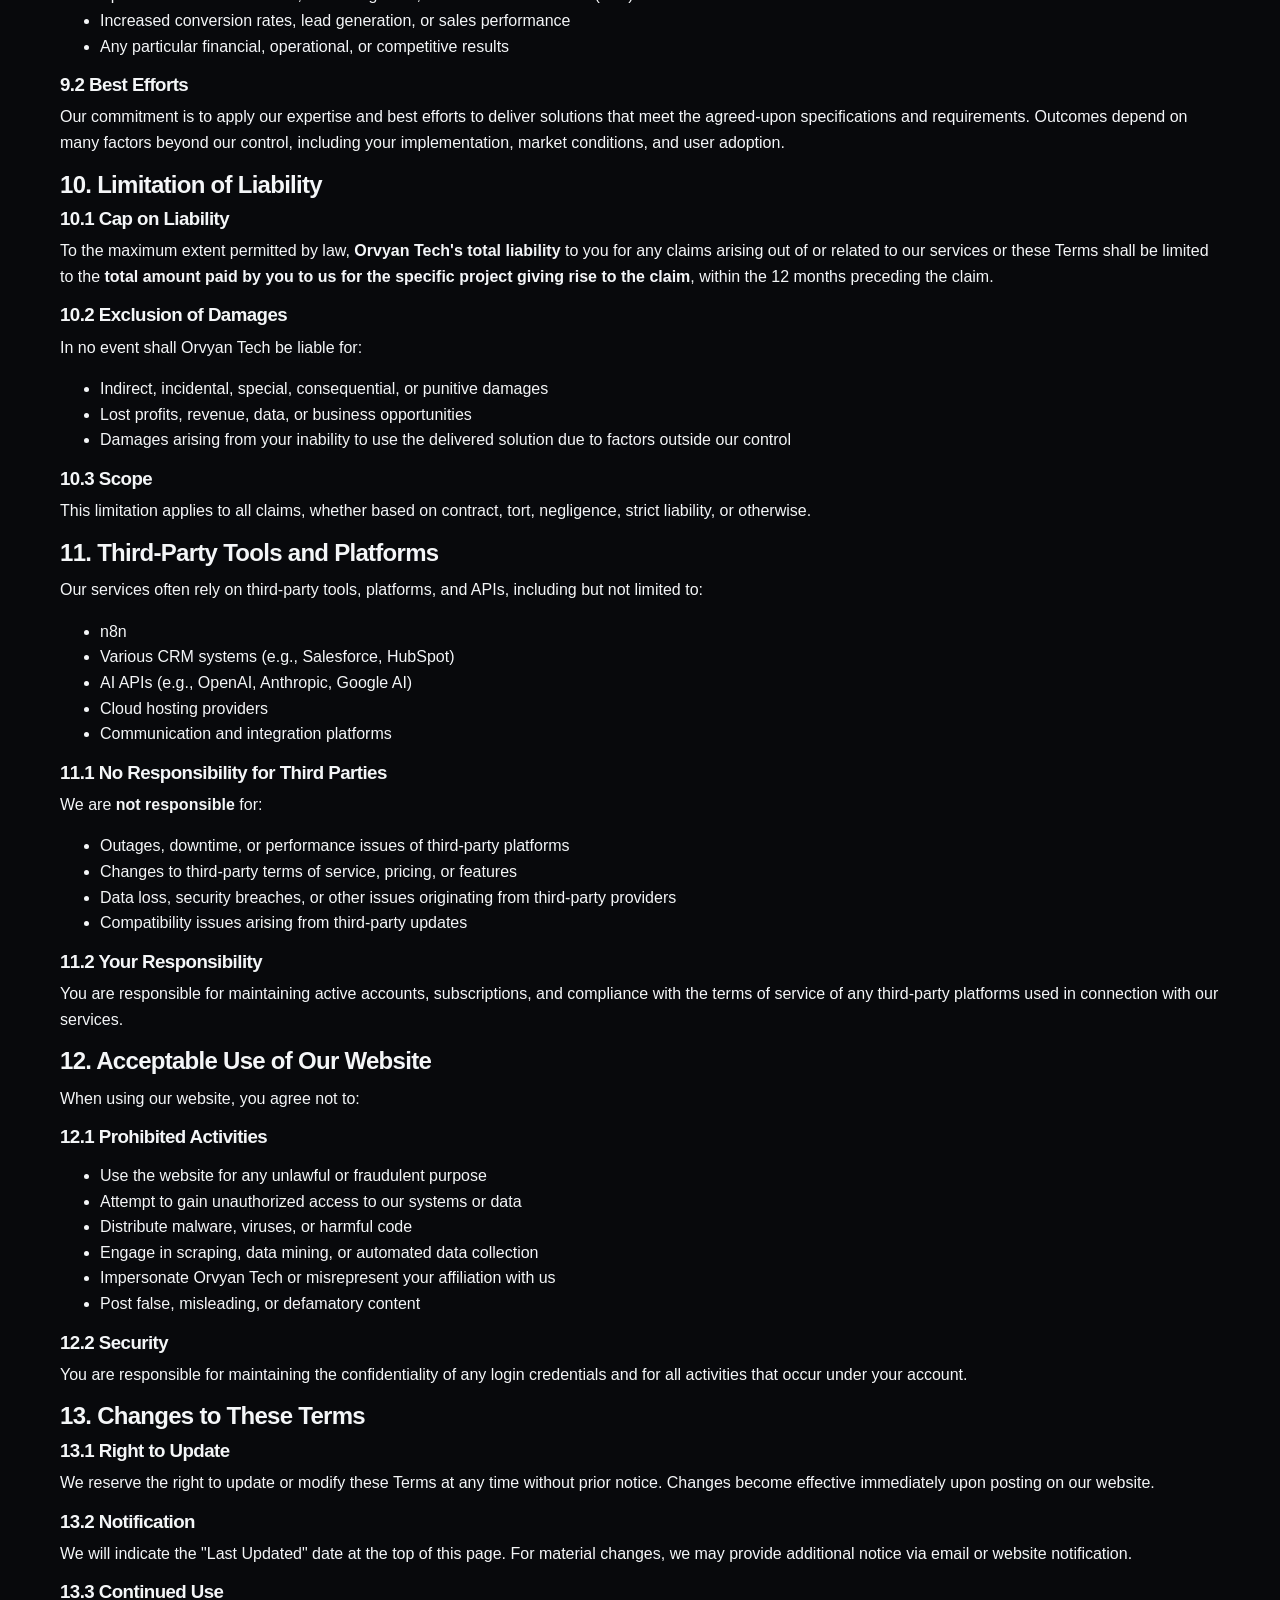
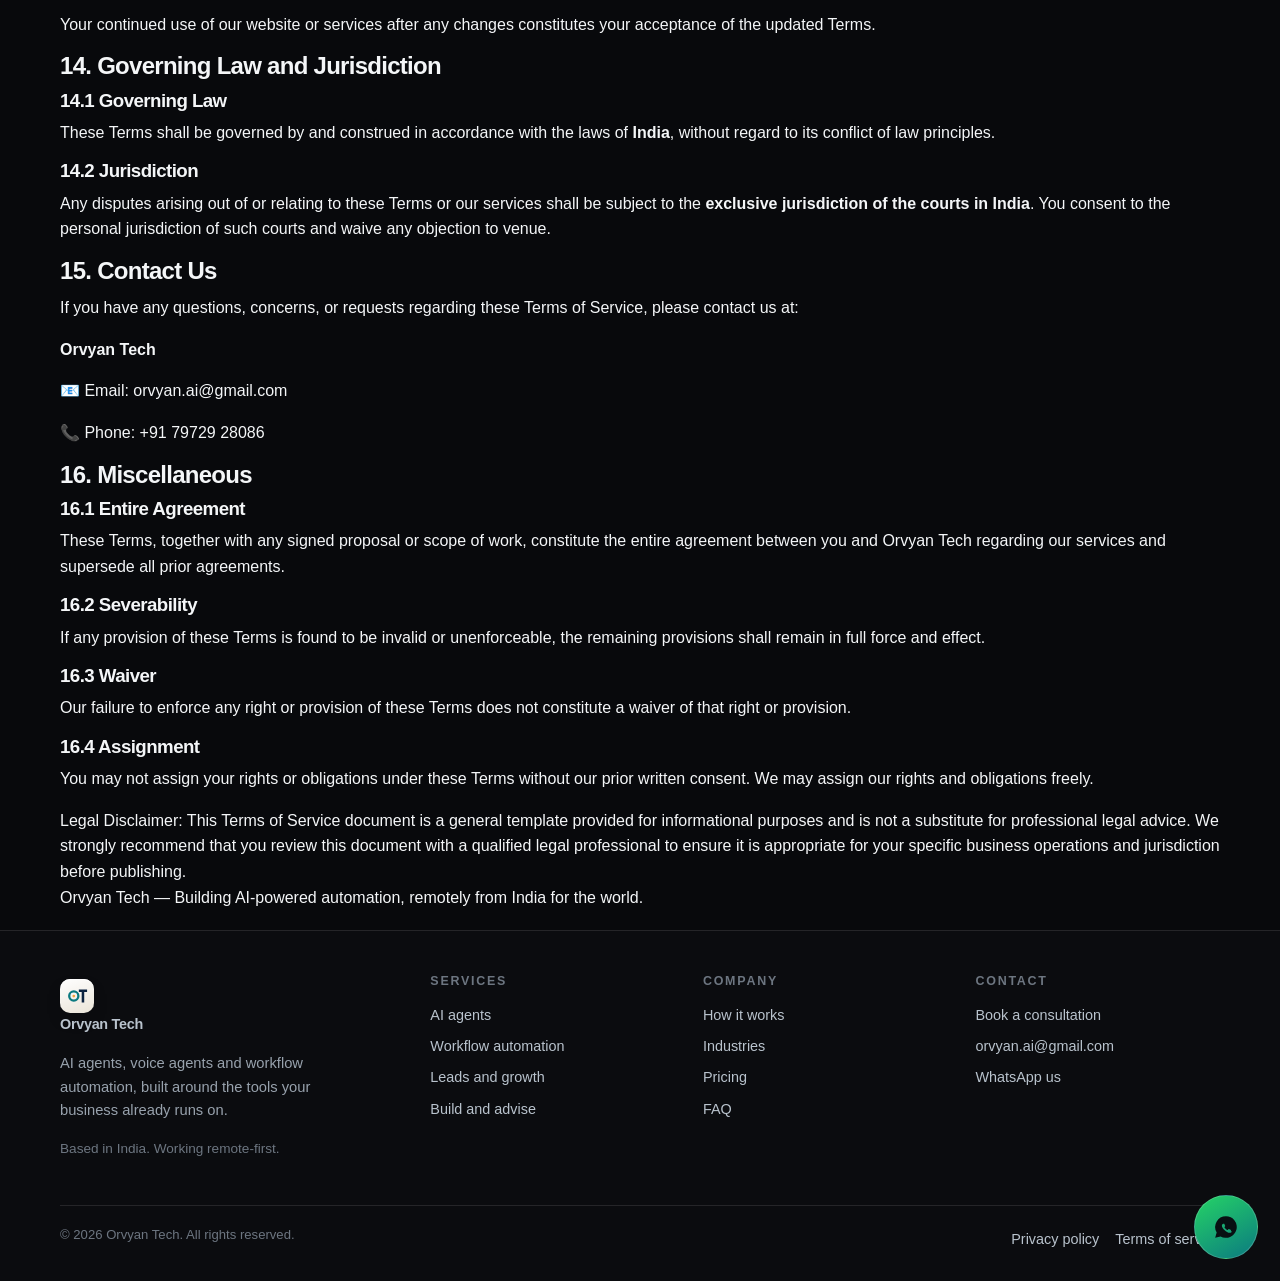
<file: terms-of-service.html>
<!DOCTYPE html>
<html lang="en">
<head>
<meta charset="UTF-8">
<meta name="viewport" content="width=device-width, initial-scale=1">
<title>Terms of service | Orvyan Tech</title>
<meta name="description" content="The terms that cover use of the Orvyan Tech website and the early stages of any engagement.">
<link rel="canonical" href="https://www.orvyantech.com//terms-of-service.html">
<meta name="theme-color" content="#08090c">
<link rel="icon" href="favicon.svg" type="image/svg+xml">
<link rel="icon" href="favicon.ico" sizes="32x32">
<link rel="apple-touch-icon" href="apple-touch-icon.png">
<meta property="og:type" content="website">
<meta property="og:site_name" content="Orvyan Tech">
<meta property="og:title" content="Terms of service | Orvyan Tech">
<meta property="og:description" content="The terms that cover use of the Orvyan Tech website and the early stages of any engagement.">
<meta property="og:url" content="https://www.orvyantech.com//terms-of-service.html">
<meta property="og:image" content="https://www.orvyantech.com/og-image.png">
<meta name="twitter:card" content="summary_large_image">
<link rel="preconnect" href="https://fonts.googleapis.com">
<link rel="preconnect" href="https://fonts.gstatic.com" crossorigin>
<link rel="preconnect" href="https://formtorch.com" crossorigin>
<link rel="preload" href="assets/css/site.css" as="style">
<link rel="stylesheet" href="assets/css/site.css">
<link rel="preconnect" href="https://www.googletagmanager.com">

<script async src="https://www.googletagmanager.com/gtag/js?id=G-GD2M58Q7JF"></script>
<script>
window.dataLayer=window.dataLayer||[];function gtag(){dataLayer.push(arguments)}
gtag('js',new Date());gtag('config','G-GD2M58Q7JF');
</script>
</head>
<body>
<a class="skip" href="#main">Skip to content</a>
<header class="site-head">
  <div class="wrap head-inner">
    <a class="brand" href="index.html"><span class="brand-chip"><img src="assets/img/logo.svg" alt="" width="22" height="22"></span> Orvyan Tech</a>
    <button class="menu-btn" id="menuBtn" aria-expanded="false" aria-controls="nav" aria-label="Open menu">
      <svg width="24" height="24" viewBox="0 0 24 24" fill="none" stroke="currentColor" stroke-width="1.8" stroke-linecap="round" aria-hidden="true"><path d="M4 7h16M4 12h16M4 17h16"/></svg>
    </button>
    <nav class="nav" id="nav" aria-label="Main">
      <a href="index.html">Home</a><a href="services.html">Services</a><a href="how-it-works.html">How it works</a><a href="industries.html">Industries</a><a href="pricing.html">Pricing</a><a href="faq.html">FAQ</a>
    </nav>
    <a class="cta" href="contact.html">Book a consultation <svg class="" viewBox="0 0 24 24" fill="none" stroke="currentColor" stroke-width="1.7" stroke-linecap="round" stroke-linejoin="round" aria-hidden="true"><path d="M5 12h13M12.5 6l6 6-6 6"/></svg></a>
  </div>
</header>
<main id="main">
<main id="main"><div class="wrap"><article class="doc legal"><h1>Terms of Service</h1>
    <div><strong>Last Updated:</strong> July 15, 2026</div>

    <!-- ====== 1. OVERVIEW ====== -->
    <h2>1. Overview</h2>
    <p>Welcome to Orvyan Tech ("Company," "we," "us," or "our"). We are an AI automation agency based in India, operating remotely and serving clients globally. These Terms of Service ("Terms") govern your use of our website and the professional services we provide.</p>
    <p>By accessing our website, booking a consultation, or engaging our services, you agree to be bound by these Terms. If you do not agree with any part of these Terms, please do not use our website or services.</p>

    <!-- ====== 2. ABOUT US ====== -->
    <h2>2. About Us and Our Services</h2>
    <p><strong>Orvyan Tech</strong> specializes in:</p>
    <ul>
      <li>Building custom AI agents and chatbots</li>
      <li>Workflow automation using tools such as n8n</li>
      <li>CRM and lead automation solutions</li>
      <li>Custom software integrations</li>
      <li>AI consulting and strategy</li>
    </ul>
    <p>All services are delivered remotely from our base in India, and we serve clients worldwide.</p>

    <!-- ====== 3. CONSULTATIONS ====== -->
    <h2>3. Consultations and Project Inquiries</h2>

    <h3>3.1 Free Consultation</h3>
    <p>We offer a free initial consultation to discuss your business needs, explore potential solutions, and determine whether our services are a good fit for your project.</p>

    <h3>3.2 Response Time</h3>
    <p>We strive to respond to all consultation requests and inquiries within <strong>24 hours</strong>. Response times may vary depending on volume and complexity.</p>

    <h3>3.3 Right to Decline</h3>
    <p>We reserve the right to decline any project inquiry or consultation request for any reason, including but not limited to:</p>
    <ul>
      <li>Capacity constraints</li>
      <li>Misalignment with our areas of expertise</li>
      <li>Incomplete or unclear project requirements</li>
      <li>Concerns regarding compliance, ethics, or feasibility</li>
    </ul>

    <h3>3.4 No Obligation</h3>
    <p>Booking a consultation does not create any obligation on either party to proceed with a project. A formal engagement begins only when both parties have signed a proposal, scope of work, or agreement.</p>

    <!-- ====== 4. CLIENT RESPONSIBILITIES ====== -->
    <h2>4. Client Responsibilities</h2>
    <p>To ensure successful project delivery, you agree to:</p>

    <h3>4.1 Provide Timely Access</h3>
    <p>Grant us access to the systems, platforms, accounts, and information reasonably required to perform the agreed-upon services.</p>

    <h3>4.2 Provide Complete Information</h3>
    <p>Furnish all necessary business requirements, data, and documentation in a timely and complete manner.</p>

    <h3>4.3 Review and Feedback</h3>
    <p>Review deliverables, provide feedback, and respond to our requests for information within agreed timeframes. Delays on your side may impact project timelines and may result in additional costs.</p>

    <h3>4.4 Cooperate in Good Faith</h3>
    <p>Work collaboratively with our team and provide reasonable assistance as needed throughout the engagement.</p>

    <!-- ====== 5. PAYMENT ====== -->
    <h2>5. Payment Terms</h2>

    <h3>5.1 Pricing Information</h3>
    <p>Any pricing shown on our website is <strong>indicative only</strong> and represents starting ranges or estimates. Final pricing, scope, deliverables, and timelines are agreed upon separately in writing through a formal <strong>proposal, scope of work, or invoice</strong> issued by Orvyan Tech.</p>

    <h3>5.2 Invoicing</h3>
    <p>Specific payment terms — including amounts, due dates, payment methods, and milestones — will be detailed in the proposal and/or invoice provided for your project.</p>

    <h3>5.3 Taxes and Fees</h3>
    <p>You are responsible for any applicable taxes, duties, or fees associated with our services, unless otherwise agreed in writing.</p>

    <h3>5.4 Late Payments</h3>
    <p>We reserve the right to suspend or terminate services if payments are not received by the due date(s) specified in your invoice.</p>

    <!-- ====== 6. INTELLECTUAL PROPERTY (client deliverables) ====== -->
    <h2>6. Intellectual Property</h2>

    <h3>6.1 Client-Owned Deliverables</h3>
    <p>Upon <strong>full and final payment</strong> for a project, you (the client) own the custom-built automation, software, or solution specifically developed for you under that engagement, subject to the exceptions below.</p>

    <h3>6.2 Orvyan Tech Ownership</h3>
    <p>We retain full ownership of:</p>
    <ul>
      <li>Our proprietary frameworks, code libraries, templates, and methodologies</li>
      <li>Reusable components, modules, and tools we have developed (whether or not used in your project)</li>
      <li>Any pre-existing intellectual property owned by Orvyan Tech prior to or outside of your engagement</li>
    </ul>

    <h3>6.3 License Grant</h3>
    <p>We grant you a perpetual, royalty-free license to use any reusable components integrated into your final solution, solely as part of the delivered solution and not as standalone products.</p>

    <h3>6.4 No Unauthorized Use</h3>
    <p>You may not reverse-engineer, resell, sublicense, or redistribute our proprietary frameworks, templates, or methodology without our express written consent.</p>

    <!-- ====== 7. WEBSITE CONTENT & INTELLECTUAL PROPERTY (NEW) ====== -->
    <h2>7. Website Content & Intellectual Property</h2>

    <h3>7.1 Ownership of Website Content</h3>
    <p>All website content, including text, logos, branding, graphics, case studies, and design, is owned by Orvyan Tech and protected by copyright and trademark law.</p>

    <h3>7.2 Restrictions on Use</h3>
    <p>Visitors may not copy, reproduce, republish, or distribute website content without prior written permission.</p>

    <h3>7.3 Trademarks</h3>
    <p>The Orvyan Tech name and logo are trademarks and may not be used without consent.</p>

    <!-- ====== 8. CONFIDENTIALITY (was 7) ====== -->
    <h2>8. Confidentiality</h2>

    <h3>8.1 Definition</h3>
    <p>"Confidential Information" means any non-public business, technical, financial, or operational information disclosed by either party to the other during the course of the engagement.</p>

    <h3>8.2 Obligations</h3>
    <p>Both parties agree to:</p>
    <ul>
      <li>Keep Confidential Information strictly confidential</li>
      <li>Use Confidential Information only for the purpose of performing or receiving the services</li>
      <li>Limit access to Confidential Information to employees or contractors with a genuine need to know</li>
      <li>Not disclose Confidential Information to third parties without prior written consent, except as required by law</li>
    </ul>

    <h3>8.3 Exceptions</h3>
    <p>Confidential Information does not include information that:</p>
    <ul>
      <li>Is or becomes publicly available through no fault of the receiving party</li>
      <li>Was known to the receiving party prior to disclosure</li>
      <li>Is independently developed without use of the disclosing party's information</li>
    </ul>

    <h3>8.4 Survival</h3>
    <p>This confidentiality obligation survives the termination of our engagement.</p>

    <!-- ====== 9. NO GUARANTEE (was 8) ====== -->
    <h2>9. No Guarantee of Results</h2>

    <h3>9.1 No ROI Guarantee</h3>
    <p>While we strive to deliver effective automation solutions, we <strong>do not guarantee</strong>:</p>
    <ul>
      <li>Specific business outcomes, revenue growth, or return on investment (ROI)</li>
      <li>Increased conversion rates, lead generation, or sales performance</li>
      <li>Any particular financial, operational, or competitive results</li>
    </ul>

    <h3>9.2 Best Efforts</h3>
    <p>Our commitment is to apply our expertise and best efforts to deliver solutions that meet the agreed-upon specifications and requirements. Outcomes depend on many factors beyond our control, including your implementation, market conditions, and user adoption.</p>

    <!-- ====== 10. LIABILITY (was 9) ====== -->
    <h2>10. Limitation of Liability</h2>

    <h3>10.1 Cap on Liability</h3>
    <p>To the maximum extent permitted by law, <strong>Orvyan Tech's total liability</strong> to you for any claims arising out of or related to our services or these Terms shall be limited to the <strong>total amount paid by you to us for the specific project giving rise to the claim</strong>, within the 12 months preceding the claim.</p>

    <h3>10.2 Exclusion of Damages</h3>
    <p>In no event shall Orvyan Tech be liable for:</p>
    <ul>
      <li>Indirect, incidental, special, consequential, or punitive damages</li>
      <li>Lost profits, revenue, data, or business opportunities</li>
      <li>Damages arising from your inability to use the delivered solution due to factors outside our control</li>
    </ul>

    <h3>10.3 Scope</h3>
    <p>This limitation applies to all claims, whether based on contract, tort, negligence, strict liability, or otherwise.</p>

    <!-- ====== 11. THIRD-PARTY (was 10) ====== -->
    <h2>11. Third-Party Tools and Platforms</h2>
    <p>Our services often rely on third-party tools, platforms, and APIs, including but not limited to:</p>
    <ul>
      <li>n8n</li>
      <li>Various CRM systems (e.g., Salesforce, HubSpot)</li>
      <li>AI APIs (e.g., OpenAI, Anthropic, Google AI)</li>
      <li>Cloud hosting providers</li>
      <li>Communication and integration platforms</li>
    </ul>

    <h3>11.1 No Responsibility for Third Parties</h3>
    <p>We are <strong>not responsible</strong> for:</p>
    <ul>
      <li>Outages, downtime, or performance issues of third-party platforms</li>
      <li>Changes to third-party terms of service, pricing, or features</li>
      <li>Data loss, security breaches, or other issues originating from third-party providers</li>
      <li>Compatibility issues arising from third-party updates</li>
    </ul>

    <h3>11.2 Your Responsibility</h3>
    <p>You are responsible for maintaining active accounts, subscriptions, and compliance with the terms of service of any third-party platforms used in connection with our services.</p>

    <!-- ====== 12. ACCEPTABLE USE (was 11) ====== -->
    <h2>12. Acceptable Use of Our Website</h2>
    <p>When using our website, you agree not to:</p>

    <h3>12.1 Prohibited Activities</h3>
    <ul>
      <li>Use the website for any unlawful or fraudulent purpose</li>
      <li>Attempt to gain unauthorized access to our systems or data</li>
      <li>Distribute malware, viruses, or harmful code</li>
      <li>Engage in scraping, data mining, or automated data collection</li>
      <li>Impersonate Orvyan Tech or misrepresent your affiliation with us</li>
      <li>Post false, misleading, or defamatory content</li>
    </ul>

    <h3>12.2 Security</h3>
    <p>You are responsible for maintaining the confidentiality of any login credentials and for all activities that occur under your account.</p>

    <!-- ====== 13. CHANGES (was 12) ====== -->
    <h2>13. Changes to These Terms</h2>

    <h3>13.1 Right to Update</h3>
    <p>We reserve the right to update or modify these Terms at any time without prior notice. Changes become effective immediately upon posting on our website.</p>

    <h3>13.2 Notification</h3>
    <p>We will indicate the "Last Updated" date at the top of this page. For material changes, we may provide additional notice via email or website notification.</p>

    <h3>13.3 Continued Use</h3>
    <p>Your continued use of our website or services after any changes constitutes your acceptance of the updated Terms.</p>

    <!-- ====== 14. GOVERNING LAW (was 13) ====== -->
    <h2>14. Governing Law and Jurisdiction</h2>

    <h3>14.1 Governing Law</h3>
    <p>These Terms shall be governed by and construed in accordance with the laws of <strong>India</strong>, without regard to its conflict of law principles.</p>

    <h3>14.2 Jurisdiction</h3>
    <p>Any disputes arising out of or relating to these Terms or our services shall be subject to the <strong>exclusive jurisdiction of the courts in India</strong>. You consent to the personal jurisdiction of such courts and waive any objection to venue.</p>

    <!-- ====== 15. CONTACT (was 14) ====== -->
    <h2>15. Contact Us</h2>
    <p>If you have any questions, concerns, or requests regarding these Terms of Service, please contact us at:</p>

    <div>
      <p><strong>Orvyan Tech</strong></p>
      <p>📧 Email: <a href="mailto:orvyan.ai@gmail.com">orvyan.ai@gmail.com</a></p>
      <p>📞 Phone: <a href="tel:+917972928086">+91 79729 28086</a></p>
    </div>

    <!-- ====== 16. MISCELLANEOUS (was 15) ====== -->
    <h2>16. Miscellaneous</h2>

    <h3>16.1 Entire Agreement</h3>
    <p>These Terms, together with any signed proposal or scope of work, constitute the entire agreement between you and Orvyan Tech regarding our services and supersede all prior agreements.</p>

    <h3>16.2 Severability</h3>
    <p>If any provision of these Terms is found to be invalid or unenforceable, the remaining provisions shall remain in full force and effect.</p>

    <h3>16.3 Waiver</h3>
    <p>Our failure to enforce any right or provision of these Terms does not constitute a waiver of that right or provision.</p>

    <h3>16.4 Assignment</h3>
    <p>You may not assign your rights or obligations under these Terms without our prior written consent. We may assign our rights and obligations freely.</p>

    <!-- ====== LEGAL DISCLAIMER — subtle footnote ====== -->
    <div>
      Legal Disclaimer: This Terms of Service document is a general template provided for informational purposes and is not a substitute for professional legal advice. We strongly recommend that you review this document with a qualified legal professional to ensure it is appropriate for your specific business operations and jurisdiction before publishing.
    </div>

    <p>
      Orvyan Tech — Building AI-powered automation, remotely from India for the world.
    </p></article></div></main>
<footer class="site-foot">
  <div class="wrap">
    <div class="foot-grid">
      <div>
        <a class="brand" href="index.html"><span class="brand-chip"><img src="assets/img/logo.svg" alt="" width="22" height="22"></span> Orvyan Tech</a>
        <p style="color:#98a2ad;font-size:.92rem;margin-top:12px;max-width:34ch">
          AI agents, voice agents and workflow automation, built around the tools your business already runs on.
        </p>
        <p style="color:#6d7681;font-size:.85rem">Based in India. Working remote-first.</p>
      </div>
      <div>
        <h4>Services</h4>
        <a href="services.html#agents">AI agents</a>
        <a href="services.html#workflows">Workflow automation</a>
        <a href="services.html#growth">Leads and growth</a>
        <a href="services.html#advise">Build and advise</a>
      </div>
      <div>
        <h4>Company</h4>
        <a href="how-it-works.html">How it works</a>
        <a href="industries.html">Industries</a>
        <a href="pricing.html">Pricing</a>
        <a href="faq.html">FAQ</a>
      </div>
      <div>
        <h4>Contact</h4>
        <a href="contact.html">Book a consultation</a>
        <a href="mailto:orvyan.ai@gmail.com">orvyan.ai@gmail.com</a>
        <a href="https://wa.me/917972928086" target="_blank" rel="noopener">WhatsApp us</a>
      </div>
    </div>
    <div class="foot-bottom">
      <span>&copy; <span data-year>2026</span> Orvyan Tech. All rights reserved.</span>
      <span class="pillars">
        <a href="privacy-policy.html">Privacy policy</a>
        <a href="terms-of-service.html">Terms of service</a>
      </span>
    </div>
  </div>
</footer>
<aside class="wa-dock min" id="waDock" aria-label="Chat with Orvyan Tech on WhatsApp">
  <div class="wa-head">
    <span class="wa-ava"><svg viewBox="0 0 24 24" fill="currentColor" aria-hidden="true"><path d="M12 2a10 10 0 0 0-8.6 15.1L2 22l5-1.3A10 10 0 1 0 12 2Zm5.5 14.1c-.2.6-1.2 1.2-1.7 1.2-.5.1-1 .1-1.6-.1a11 11 0 0 1-4.4-3.1c-1-1.2-1.6-2.4-1.6-3.2 0-.7.4-1.4.8-1.7.2-.2.4-.2.6-.2h.5c.2 0 .3 0 .5.4l.6 1.5c.1.2 0 .4-.1.5l-.4.5c-.1.2-.2.3 0 .5.4.7 1.5 1.9 2.4 2.3.2.1.4.1.5 0l.6-.7c.1-.2.3-.2.5-.1l1.5.7c.2.1.4.2.4.4 0 .1 0 .5-.1.9Z"/></svg></span>
    <div><strong>Orvyan Tech</strong><small>Replies instantly, 24/7</small></div>
    <button class="wa-min" type="button" aria-label="Minimise chat"><svg viewBox="0 0 24 24" fill="none" stroke="currentColor" stroke-width="2.4" stroke-linecap="round" stroke-linejoin="round" aria-hidden="true"><path d="M6 15l6-6 6 6"/></svg></button>
  </div>
  <div class="wa-body">
    <div class="wa-msg in">Hi, this is Orvyan Tech. Tell us what eats your team's time and we will say what can be automated.</div>
    <div class="wa-msg in">Voice agents, WhatsApp bots, n8n workflows, CRM follow up.</div>
    <div class="wa-msg me">Can you look at our clinic booking flow?</div>
  </div>
  <a class="wa-cta" href="https://wa.me/917972928086" target="_blank" rel="noopener"><svg viewBox="0 0 24 24" fill="currentColor" aria-hidden="true"><path d="M12 2a10 10 0 0 0-8.6 15.1L2 22l5-1.3A10 10 0 1 0 12 2Zm5.5 14.1c-.2.6-1.2 1.2-1.7 1.2-.5.1-1 .1-1.6-.1a11 11 0 0 1-4.4-3.1c-1-1.2-1.6-2.4-1.6-3.2 0-.7.4-1.4.8-1.7.2-.2.4-.2.6-.2h.5c.2 0 .3 0 .5.4l.6 1.5c.1.2 0 .4-.1.5l-.4.5c-.1.2-.2.3 0 .5.4.7 1.5 1.9 2.4 2.3.2.1.4.1.5 0l.6-.7c.1-.2.3-.2.5-.1l1.5.7c.2.1.4.2.4.4 0 .1 0 .5-.1.9Z"/></svg>Open WhatsApp</a>
</aside>
<script src="assets/js/site.js" defer></script>
</body>
</html>
</file>
<file: assets/css/site.css>
/* Orvyan Tech v3 — design system
   Palette: ink base, lime signal, mint support, bone surfaces */

:root{
  --ink:#08090c;
  --ink-2:#0d1014;
  --ink-3:#12161c;
  --line:rgba(255,255,255,.10);
  --line-strong:rgba(255,255,255,.18);
  --bone:#f6f3ec;
  --bone-2:#eee9df;
  --paper-ink:#14161a;
  --paper-muted:#5b5f66;
  --lime:#d8ff4a;
  --lime-deep:#b6e32a;
  --mint:#7ef0c4;
  --mint-deep:#0f513f;
  --text:#f4f6f8;
  --muted:#9aa3ad;
  --muted-2:#6d7681;
  --radius:18px;
  --radius-lg:26px;
  --shadow:0 24px 60px -30px rgba(0,0,0,.75);
  --ease:cubic-bezier(.22,.61,.36,1);
  --ease-out:cubic-bezier(.16,1,.3,1);
  --max:1160px;
  --teal:#0b7a80;
  --teal-soft:#127f86;
  --amber:#f2a33a;
  --font: 'Inter', -apple-system, BlinkMacSystemFont, 'Segoe UI', Roboto, Helvetica, Arial, sans-serif;
}

*,*::before,*::after{box-sizing:border-box}
html{scroll-behavior:smooth}
@media (prefers-reduced-motion: reduce){
  html{scroll-behavior:auto}
  *,*::before,*::after{animation-duration:.001ms !important;animation-iteration-count:1 !important;transition-duration:.001ms !important}
}
body{
  margin:0;
  font-family:var(--font);
  background:var(--ink);
  color:var(--text);
  -webkit-font-smoothing:antialiased;
  line-height:1.6;
  overflow-x:hidden;
}
body::before{
  content:'';
  position:fixed;inset:0;z-index:-1;
  background:
    radial-gradient(900px 520px at 82% -8%, rgba(216,255,74,.16), transparent 60%),
    radial-gradient(760px 480px at 8% 6%, rgba(126,240,196,.12), transparent 62%),
    radial-gradient(700px 600px at 50% 110%, rgba(126,240,196,.07), transparent 65%),
    var(--ink);
}
img,svg{max-width:100%;display:block}
a{color:inherit;text-decoration:none}
h1,h2,h3,h4{margin:0 0 .5em;line-height:1.06;letter-spacing:-.03em;font-weight:600}
p{margin:0 0 1em}
.wrap{width:min(var(--max),calc(100% - 40px));margin-inline:auto}
.skip{position:absolute;left:-999px;top:0;background:var(--lime);color:#0a0b0d;padding:10px 16px;z-index:200}
.skip:focus{left:12px;top:12px;border-radius:10px}

/* ---------- reveal on scroll ---------- */
.reveal{opacity:0;transform:translateY(26px);transition:opacity .7s var(--ease-out),transform .7s var(--ease-out)}
.reveal.in{opacity:1;transform:none}
.reveal.d1{transition-delay:.08s}
.reveal.d2{transition-delay:.16s}
.reveal.d3{transition-delay:.24s}
.reveal.d4{transition-delay:.32s}

/* ---------- page entrance ---------- */
@keyframes pageIn{from{opacity:0;transform:translateY(10px)}to{opacity:1;transform:none}}
main{animation:pageIn .5s var(--ease-out) both}
body.leaving{opacity:0;transform:translateY(-8px);transition:opacity .28s ease,transform .28s ease}

/* ---------- header ---------- */
.site-head{
  position:sticky;top:0;z-index:90;
  backdrop-filter:blur(14px) saturate(140%);
  background:rgba(8,9,12,.72);
  border-bottom:1px solid transparent;
  transition:border-color .3s ease,background .3s ease;
}
.site-head.stuck{border-bottom-color:var(--line);background:rgba(8,9,12,.9)}
.head-inner{display:flex;align-items:center;gap:18px;padding:14px 0}
.brand{display:flex;align-items:center;gap:10px;font-weight:700;letter-spacing:-.02em}
.brand .mark{
  width:34px;height:34px;border-radius:10px;display:grid;place-items:center;
  background:linear-gradient(140deg,var(--lime),var(--mint));color:#0a0b0d;font-weight:800;
  box-shadow:0 8px 22px -8px rgba(216,255,74,.7);
  transition:transform .4s var(--ease-out);
}
.brand:hover .mark{transform:rotate(-8deg) scale(1.06)}
.nav{margin-left:auto;display:flex;align-items:center;gap:6px}
.nav a{
  position:relative;padding:9px 13px;border-radius:10px;color:#cfd6de;font-size:.94rem;
  transition:color .25s ease,background .25s ease;
}
.nav a::after{
  content:'';position:absolute;left:13px;right:13px;bottom:5px;height:1.5px;background:var(--lime);
  transform:scaleX(0);transform-origin:left;transition:transform .35s var(--ease-out);
}
.nav a:hover{color:#fff;background:rgba(255,255,255,.05)}
.nav a:hover::after,.nav a[aria-current="page"]::after{transform:scaleX(1)}
.nav a[aria-current="page"]{color:#fff}
.cta{
  display:inline-flex;align-items:center;gap:9px;
  padding:12px 20px;border-radius:999px;border:1px solid transparent;
  background:linear-gradient(135deg,var(--lime),var(--lime-deep));
  color:#0a0b0d;font-weight:650;font-size:.94rem;
  transition:transform .3s var(--ease-out),box-shadow .3s ease,filter .3s ease;
  box-shadow:0 10px 28px -14px rgba(216,255,74,.8);
  cursor:pointer;
}
.cta:hover{transform:translateY(-2px);filter:brightness(1.06);box-shadow:0 18px 36px -16px rgba(216,255,74,.9)}
.cta:active{transform:translateY(0) scale(.99)}
.cta.ghost{
  background:transparent;color:#e8edf2;border-color:var(--line-strong);box-shadow:none;
}
.cta.ghost:hover{border-color:rgba(255,255,255,.35);background:rgba(255,255,255,.05)}
.cta svg{width:16px;height:16px}
.menu-btn{display:none;background:none;border:0;color:#fff;padding:10px;border-radius:10px;cursor:pointer}
.menu-btn:hover{background:rgba(255,255,255,.06)}

@media (max-width:880px){
  .nav{
    position:fixed;inset:64px 12px auto 12px;flex-direction:column;align-items:stretch;gap:2px;
    background:rgba(10,12,15,.98);border:1px solid var(--line);border-radius:18px;padding:10px;
    transform:translateY(-12px);opacity:0;pointer-events:none;transition:.28s var(--ease-out);
    box-shadow:var(--shadow);
  }
  .nav.open{transform:none;opacity:1;pointer-events:auto}
  .nav a{padding:13px 14px;font-size:1rem}
  .nav a::after{display:none}
  .menu-btn{display:block;margin-left:auto}
  .head-inner .cta{display:none}
}

/* ---------- hero ---------- */
.hero{padding:clamp(48px,7vw,96px) 0 clamp(40px,5vw,64px)}
.hero-grid{display:grid;grid-template-columns:1.05fr .95fr;gap:clamp(28px,4vw,56px);align-items:center}
@media (max-width:920px){.hero-grid{grid-template-columns:1fr}}
.eyebrow{
  display:inline-flex;align-items:center;gap:9px;padding:7px 13px;border:1px solid var(--line);
  border-radius:999px;font-size:.72rem;letter-spacing:.14em;text-transform:uppercase;color:#c3ccd6;
}
.eyebrow i{width:7px;height:7px;border-radius:50%;background:var(--lime);box-shadow:0 0 0 4px rgba(216,255,74,.16)}
h1.display{font-size:clamp(2.3rem,5.2vw,4.1rem);font-weight:700;letter-spacing:-.045em;margin:.5em 0 .35em}
h1.display .grad{
  background:linear-gradient(100deg,var(--lime) 10%,var(--mint) 60%,#cfe9ff 95%);
  -webkit-background-clip:text;background-clip:text;color:transparent;
}
.lede{font-size:clamp(1rem,1.35vw,1.16rem);color:#aab4bf;max-width:56ch}
.hero-actions{display:flex;flex-wrap:wrap;gap:12px;margin-top:26px}
.trust{display:flex;flex-wrap:wrap;gap:10px 20px;margin-top:26px;color:var(--muted-2);font-size:.86rem}
.trust span{display:inline-flex;align-items:center;gap:7px}
.trust svg{width:14px;height:14px;color:var(--mint)}

/* flow card */
.flow-card{
  position:relative;border:1px solid var(--line);border-radius:var(--radius-lg);
  background:linear-gradient(165deg,rgba(255,255,255,.055),rgba(255,255,255,.015));
  padding:22px;box-shadow:var(--shadow);overflow:hidden;
}
.flow-card::after{
  content:'';position:absolute;inset:-40% -20% auto auto;width:320px;height:320px;
  background:radial-gradient(circle,rgba(216,255,74,.16),transparent 62%);pointer-events:none;
}
.flow-head{display:flex;align-items:center;justify-content:space-between;margin-bottom:16px}
.flow-head span{font-size:.7rem;letter-spacing:.16em;text-transform:uppercase;color:var(--muted-2)}
.badge-live{
  display:inline-flex;align-items:center;gap:6px;font-size:.68rem;letter-spacing:.12em;
  text-transform:uppercase;color:#0a0b0d;background:var(--lime);padding:4px 9px;border-radius:999px;font-weight:700;
}
.step{display:grid;grid-template-columns:26px 1fr;gap:12px;padding:12px 0;border-top:1px dashed rgba(255,255,255,.08)}
.step:first-of-type{border-top:0}
.step .num{
  width:26px;height:26px;border-radius:50%;display:grid;place-items:center;font-size:.78rem;font-weight:700;
  background:rgba(216,255,74,.14);color:var(--lime);border:1px solid rgba(216,255,74,.35);
}
.step h4{margin:0 0 3px;font-size:.96rem}
.bubble{
  margin-top:8px;padding:9px 12px;border-radius:12px;font-size:.86rem;color:#dfe6ec;
  background:rgba(255,255,255,.05);border:1px solid var(--line);max-width:94%;
}
.bubble.reply{background:rgba(126,240,196,.10);border-color:rgba(126,240,196,.28);color:#d6fff0}
.step p{font-size:.84rem;color:var(--muted);margin:0}

/* ---------- marquee ---------- */
.marquee{border-block:1px solid var(--line);background:rgba(255,255,255,.02);overflow:hidden;padding:14px 0}
.marquee-track{display:flex;gap:44px;width:max-content;animation:slide 34s linear infinite}
.marquee:hover .marquee-track{animation-play-state:paused}
@keyframes slide{to{transform:translateX(-50%)}}
.marquee span{color:#7d8792;font-size:.9rem;letter-spacing:.04em;white-space:nowrap}
.marquee span::after{content:'·';margin-left:44px;color:#3a4249}

/* ---------- sections ---------- */
section{padding:clamp(52px,6vw,88px) 0}
.sec-head{max-width:64ch;margin-bottom:clamp(26px,3vw,40px)}
.sec-head h2{font-size:clamp(1.7rem,3.2vw,2.6rem)}
.sec-head p{color:var(--muted);margin:0}
.kicker{font-size:.72rem;letter-spacing:.18em;text-transform:uppercase;color:var(--lime);margin-bottom:12px;display:block}

.grid{display:grid;gap:16px}
.g3{grid-template-columns:repeat(3,1fr)}
.g2{grid-template-columns:repeat(2,1fr)}
.g4{grid-template-columns:repeat(4,1fr)}
@media (max-width:980px){.g3,.g4{grid-template-columns:repeat(2,1fr)}}
@media (max-width:640px){.g2,.g3,.g4{grid-template-columns:1fr}}

.card{
  position:relative;border:1px solid var(--line);border-radius:var(--radius);
  padding:24px;background:linear-gradient(160deg,rgba(255,255,255,.045),rgba(255,255,255,.012));
  transition:transform .38s var(--ease-out),border-color .3s ease,background .3s ease;
  overflow:hidden;
}
.card::before{
  content:'';position:absolute;inset:0;border-radius:inherit;pointer-events:none;opacity:0;
  background:radial-gradient(420px 200px at var(--mx,50%) var(--my,0%),rgba(216,255,74,.10),transparent 70%);
  transition:opacity .35s ease;
}
.card:hover{transform:translateY(-4px);border-color:var(--line-strong)}
.card:hover::before{opacity:1}
.card h3{font-size:1.06rem;margin-bottom:8px}
.card p{color:var(--muted);font-size:.92rem;margin:0}
.card .ico{
  width:38px;height:38px;border-radius:11px;display:grid;place-items:center;margin-bottom:14px;
  background:rgba(216,255,74,.12);color:var(--lime);border:1px solid rgba(216,255,74,.24);
}
.card .ico svg{width:19px;height:19px}
.card ul{margin:12px 0 0;padding-left:18px;color:var(--muted);font-size:.9rem}
.card ul li{margin:4px 0}

.link-more{
  display:inline-flex;align-items:center;gap:7px;margin-top:14px;color:var(--lime);
  font-size:.9rem;font-weight:600;
}
.link-more svg{width:14px;height:14px;transition:transform .3s var(--ease-out)}
.link-more:hover svg{transform:translateX(3px)}

/* light band */
.band{background:linear-gradient(180deg,var(--bone),var(--bone-2));color:var(--paper-ink)}
.band .sec-head p,.band .card p,.band .card ul{color:var(--paper-muted)}
.band .card{background:#fff;border-color:rgba(20,22,26,.08);box-shadow:0 20px 44px -34px rgba(0,0,0,.5)}
.band .card .ico{background:rgba(15,81,63,.08);color:var(--mint-deep);border-color:rgba(15,81,63,.16)}
.band .kicker{color:var(--mint-deep)}
.band .link-more{color:var(--mint-deep)}

/* process */
.process{display:grid;gap:0;counter-reset:step}
.p-step{
  display:grid;grid-template-columns:64px 1fr;gap:20px;padding:24px 0;border-top:1px solid var(--line);
  position:relative;
}
.p-step:last-child{border-bottom:1px solid var(--line)}
.p-step .num{
  counter-increment:step;font-size:.82rem;font-weight:700;color:var(--ink);background:var(--lime);
  width:34px;height:34px;border-radius:50%;display:grid;place-items:center;
}
.p-step .num::before{content:counter(step,decimal-leading-zero)}
.p-step h3{font-size:1.1rem;margin-bottom:6px}
.p-step p{color:var(--muted);margin:0;font-size:.95rem}

/* pricing */
.price-card{
  border:1px solid var(--line);border-radius:var(--radius-lg);padding:26px;
  background:linear-gradient(170deg,rgba(255,255,255,.05),rgba(255,255,255,.015));
  display:flex;flex-direction:column;
  transition:transform .38s var(--ease-out),border-color .3s ease;
}
.price-card:hover{transform:translateY(-5px);border-color:var(--line-strong)}
.price-card.feature{border-color:rgba(216,255,74,.4);background:linear-gradient(170deg,rgba(216,255,74,.10),rgba(255,255,255,.02))}
.price-card .tier{font-size:.74rem;letter-spacing:.16em;text-transform:uppercase;color:var(--muted-2);margin-bottom:10px}
.price-card h3{font-size:1.28rem;margin-bottom:6px}
.price-card .quote{font-size:.92rem;color:var(--muted);margin-bottom:18px}
.price-card ul{list-style:none;padding:0;margin:0 0 22px;display:grid;gap:9px}
.price-card li{display:grid;grid-template-columns:18px 1fr;gap:9px;font-size:.92rem;color:#c7d0d9}
.price-card li svg{width:15px;height:15px;color:var(--mint);margin-top:3px}
.price-card .cta{margin-top:auto;justify-content:center}

/* faq */
details.faq{
  border:1px solid var(--line);border-radius:14px;padding:0;margin-bottom:10px;background:rgba(255,255,255,.025);
  transition:border-color .3s ease,background .3s ease;
}
details.faq[open]{border-color:rgba(216,255,74,.32);background:rgba(216,255,74,.04)}
details.faq summary{
  cursor:pointer;padding:16px 18px;font-weight:600;list-style:none;display:flex;justify-content:space-between;gap:14px;
  align-items:center;font-size:.98rem;
}
details.faq summary::-webkit-details-marker{display:none}
details.faq summary::after{
  content:'+';font-size:1.2rem;color:var(--lime);transition:transform .3s var(--ease-out);line-height:1;
}
details.faq[open] summary::after{transform:rotate(45deg)}
details.faq .a{padding:0 18px 16px;color:var(--muted);font-size:.94rem}

/* form */
.form-shell{
  border:1px solid var(--line);border-radius:var(--radius-lg);padding:clamp(22px,3vw,34px);
  background:linear-gradient(165deg,rgba(255,255,255,.05),rgba(255,255,255,.012));
}
.field{margin-bottom:14px}
.field label{display:block;font-size:.82rem;color:#b9c3cd;margin-bottom:6px}
.field input,.field select,.field textarea{
  width:100%;padding:12px 14px;border-radius:12px;background:rgba(255,255,255,.04);
  border:1px solid var(--line);color:#f2f6f9;font:inherit;font-size:.94rem;
  transition:border-color .25s ease,background .25s ease,box-shadow .25s ease;
}
.field input:focus,.field select:focus,.field textarea:focus{
  outline:none;border-color:rgba(216,255,74,.55);background:rgba(216,255,74,.05);
  box-shadow:0 0 0 4px rgba(216,255,74,.10);
}
.field textarea{min-height:112px;resize:vertical}
.row2{display:grid;grid-template-columns:1fr 1fr;gap:14px}
@media (max-width:640px){.row2{grid-template-columns:1fr}}
.form-note{font-size:.82rem;color:var(--muted-2);margin-top:12px}

/* cta band */
.cta-band{
  border:1px solid rgba(216,255,74,.26);border-radius:var(--radius-lg);
  background:
    radial-gradient(600px 260px at 12% 0%,rgba(216,255,74,.16),transparent 62%),
    linear-gradient(160deg,rgba(255,255,255,.06),rgba(255,255,255,.015));
  padding:clamp(28px,4vw,48px);display:flex;gap:22px;align-items:center;justify-content:space-between;flex-wrap:wrap;
}
.cta-band h2{font-size:clamp(1.5rem,2.6vw,2.1rem);margin:0 0 6px}
.cta-band p{margin:0;color:var(--muted);max-width:52ch}

/* footer */
.site-foot{border-top:1px solid var(--line);padding:44px 0 26px;margin-top:20px;background:rgba(255,255,255,.015)}
.foot-grid{display:grid;grid-template-columns:1.4fr repeat(3,1fr);gap:28px}
@media (max-width:820px){.foot-grid{grid-template-columns:1fr 1fr}}
@media (max-width:520px){.foot-grid{grid-template-columns:1fr}}
.site-foot h4{font-size:.78rem;letter-spacing:.14em;text-transform:uppercase;color:var(--muted-2);margin-bottom:12px}
.site-foot a{display:block;color:#b9c3cd;font-size:.9rem;padding:4px 0;transition:color .2s ease,transform .2s ease}
.site-foot a:hover{color:var(--lime);transform:translateX(2px)}
.foot-bottom{
  display:flex;justify-content:space-between;gap:14px;flex-wrap:wrap;margin-top:32px;padding-top:18px;
  border-top:1px solid var(--line);color:var(--muted-2);font-size:.82rem;
}
.pillars{display:flex;gap:16px;flex-wrap:wrap}
.pillars a{display:inline}

/* page header for inner pages */
.page-head{padding:clamp(44px,6vw,80px) 0 8px}
.page-head h1{font-size:clamp(2rem,4.4vw,3.3rem)}
.page-head p{color:var(--muted);max-width:62ch;font-size:1.02rem}
.crumb{font-size:.8rem;color:var(--muted-2);margin-bottom:14px}
.crumb a{color:var(--muted)}
.crumb a:hover{color:var(--lime)}

/* utilities */
.center{text-align:center;margin-inline:auto}
.mt0{margin-top:0}
.stack-30{display:grid;gap:30px}
.chip{
  display:inline-flex;align-items:center;gap:7px;padding:7px 13px;border-radius:999px;
  border:1px solid var(--line);background:rgba(255,255,255,.03);font-size:.84rem;color:#c7d0d9;
}
.chip:hover{border-color:rgba(216,255,74,.4);color:#fff}

/* ---------- brand mark uses the original Orvyan logo, untouched ---------- */
.brand-chip{
  width:34px;height:34px;border-radius:10px;display:grid;place-items:center;
  background:linear-gradient(160deg,#ffffff,#eae4d8);
  box-shadow:0 8px 22px -12px rgba(0,0,0,.7),inset 0 1px 0 rgba(255,255,255,.9);
  transition:transform .4s var(--ease-out);
}
.brand-chip img{width:22px;height:22px}
.brand:hover .brand-chip{transform:rotate(-6deg) scale(1.05)}

/* ---------- three colour signal: lime primary, teal support, amber accent ---------- */
.step .num{background:linear-gradient(150deg,var(--amber),#e08a1e);color:#241703;box-shadow:0 10px 24px -14px rgba(242,163,58,.9)}
.badge-live{background:rgba(11,122,128,.18);color:#7fe3e8;border:1px solid rgba(11,122,128,.55)}
.svc-card:hover{border-color:rgba(11,122,128,.55)}
a:hover{color:var(--amber)}
.eyebrow .dot{background:var(--amber)}

/* ---------- docked WhatsApp window ---------- */
.wa-dock{
  position:fixed;right:22px;bottom:22px;width:308px;max-width:calc(100vw - 32px);z-index:60;
  border-radius:20px;overflow:hidden;
  background:linear-gradient(180deg,#101418,#0b0e12);
  border:1px solid var(--line-strong);
  box-shadow:0 30px 70px -30px rgba(0,0,0,.9);
  font-size:.9rem;
  transform:translateY(0);opacity:1;
  transition:transform .45s var(--ease-out),opacity .35s var(--ease),width .35s var(--ease-out);
}
.wa-dock.min{width:64px;height:64px;border-radius:50%;background:linear-gradient(150deg,#25d366,#0b7a80);cursor:pointer}
.wa-dock.min .wa-head,.wa-dock.min .wa-body,.wa-dock.min .wa-cta{display:none}
.wa-dock.min::after{content:"";position:absolute;inset:0;margin:auto;width:26px;height:26px;
  background:no-repeat center/contain url("data:image/svg+xml;utf8,<svg xmlns='http://www.w3.org/2000/svg' viewBox='0 0 24 24' fill='%23081012'><path d='M12 2a10 10 0 0 0-8.6 15.1L2 22l5-1.3A10 10 0 1 0 12 2Zm5.5 14.1c-.2.6-1.2 1.2-1.7 1.2-.5.1-1 .1-1.6-.1a11 11 0 0 1-4.4-3.1c-1-1.2-1.6-2.4-1.6-3.2 0-.7.4-1.4.8-1.7.2-.2.4-.2.6-.2h.5c.2 0 .3 0 .5.4l.6 1.5c.1.2 0 .4-.1.5l-.4.5c-.1.2-.2.3 0 .5.4.7 1.5 1.9 2.4 2.3.2.1.4.1.5 0l.6-.7c.1-.2.3-.2.5-.1l1.5.7c.2.1.4.2.4.4 0 .1 0 .5-.1.9Z'/></svg>")}
.wa-head{display:flex;align-items:center;gap:10px;padding:12px 14px;background:linear-gradient(150deg,#128c7e,#075e54);color:#eafaf9}
.wa-ava{width:34px;height:34px;border-radius:50%;display:grid;place-items:center;background:rgba(255,255,255,.18);box-shadow:inset 0 0 0 1px rgba(255,255,255,.18);flex:0 0 auto}
.wa-ava svg{width:20px;height:20px;color:#fff}
.wa-head strong{display:block;font-size:.9rem;line-height:1.1}
.wa-head small{display:block;font-size:.72rem;color:#bfe9e6;margin-top:2px}
.wa-min{margin-left:auto;background:transparent;border:0;color:#d8f3f1;cursor:pointer;padding:5px;border-radius:8px;display:grid;place-items:center}
.wa-min svg{width:16px;height:16px}
.wa-min:hover{background:rgba(255,255,255,.14);color:#fff}
.wa-body{padding:14px;display:flex;flex-direction:column;gap:9px;background:
  radial-gradient(circle at 20% 0%,rgba(11,122,128,.16),transparent 60%),#0b0e12}
.wa-msg{max-width:88%;padding:9px 12px;border-radius:14px;line-height:1.45;font-size:.86rem;
  background:#171c22;border:1px solid var(--line);color:#dfe5ea;
  opacity:0;transform:translateY(8px);animation:waIn .5s var(--ease-out) forwards}
.wa-msg.me{align-self:flex-end;background:linear-gradient(150deg,rgba(216,255,74,.16),rgba(216,255,74,.07));border-color:rgba(216,255,74,.35);color:#f2ffd0}
.wa-msg:nth-child(1){animation-delay:.15s}
.wa-msg:nth-child(2){animation-delay:.55s}
.wa-msg:nth-child(3){animation-delay:.95s}
@keyframes waIn{to{opacity:1;transform:none}}
.wa-cta{display:flex;align-items:center;justify-content:center;gap:9px;margin:0 14px 14px;padding:11px 14px;border-radius:12px;
  background:var(--lime);color:#0a0d08;font-weight:700;font-size:.85rem;text-decoration:none;
  transition:transform .25s var(--ease-out),box-shadow .25s var(--ease)}
.wa-cta svg{width:17px;height:17px;flex:0 0 auto}
.wa-cta:hover{transform:translateY(-2px);box-shadow:0 14px 30px -16px rgba(216,255,74,.8);color:#0a0d08}
@media (max-width:760px){.wa-dock{right:12px;bottom:12px;width:calc(100vw - 24px)}.wa-dock.min{width:58px;height:58px}}
@media (prefers-reduced-motion:reduce){.wa-msg{animation:none;opacity:1;transform:none}}

/* pricing: make the turnaround visible instead of leaving the cards empty */
.price-card .turnaround{
  display:inline-flex;align-items:center;gap:8px;
  margin:2px 0 16px;padding:7px 12px;border-radius:999px;
  background:rgba(216,255,74,.10);border:1px solid rgba(216,255,74,.35);
  color:#e9ff9e;font-size:.78rem;font-weight:600;letter-spacing:.01em;
}
.price-card .turnaround::before{
  content:"";width:7px;height:7px;border-radius:50%;background:var(--lime);
  box-shadow:0 0 0 3px rgba(216,255,74,.18);
}
.price-card.feature .turnaround{background:rgba(8,9,12,.35);border-color:rgba(8,9,12,.35);color:#0b1200}
.price-card.feature .turnaround::before{background:#0b1200;box-shadow:none}

/* ---- voice demo ---- */
.voice-card{background:var(--ink-2);border:1px solid var(--line-strong);border-radius:var(--radius-lg);padding:22px;box-shadow:var(--shadow)}
.voice-top{display:flex;justify-content:space-between;font-size:.82rem;color:var(--muted);margin-bottom:12px}
.voice-top i{font-style:normal;color:var(--amber)}
.voice-top i::before{content:"";display:inline-block;width:8px;height:8px;border-radius:50%;background:var(--amber);margin-right:6px;animation:vpl 1.2s infinite}
@keyframes vpl{50%{opacity:.2}}
.voice-tag{margin-top:14px;padding-top:12px;border-top:1px solid var(--line);font-size:.8rem;color:var(--muted)}
.vbars{display:flex;align-items:center;gap:4px;height:46px;margin:6px 0 14px}
.vbars s{flex:1;border-radius:3px;background:linear-gradient(var(--lime),var(--mint));height:8px;transition:height .12s}
.vbars.on s{animation:vbar 1s ease-in-out infinite}
@keyframes vbar{0%,100%{height:8px}50%{height:40px}}
.vlog{min-height:176px;display:flex;flex-direction:column;gap:8px;justify-content:flex-end}
.vm{max-width:86%;padding:9px 13px;border-radius:14px;font-size:.93rem;line-height:1.4;animation:vin .3s}
@keyframes vin{from{opacity:0;transform:translateY(6px)}}
.vm.va{background:rgba(126,240,196,.1);border:1px solid rgba(126,240,196,.3);align-self:flex-start}
.vm.vu{background:var(--bone);color:var(--paper-ink);align-self:flex-end}
.vd-grid{display:grid;grid-template-columns:.8fr 1.2fr;gap:clamp(24px,4vw,44px);align-items:start}
.vd-grid>*{min-width:0}
.vseg{display:flex;gap:8px;flex-wrap:wrap;margin-bottom:20px}
.vseg button{padding:.55em 1.1em;border-radius:99px;border:1px solid var(--line-strong);background:transparent;color:var(--text);font:500 .92rem var(--font);cursor:pointer}
.vseg button[aria-pressed=true]{background:var(--lime);border-color:var(--lime);color:#10130a}
.vd-hint{color:var(--muted);margin:0 0 12px}
.vtry{list-style:none;padding:0;margin:0;display:grid;gap:10px}
.vtry button{width:100%;text-align:left;padding:12px 16px;border-radius:12px;border:1px solid var(--line);background:var(--ink-3);color:var(--text);font:400 .93rem var(--font);cursor:pointer}
.vtry button:hover{border-color:var(--lime)}
.vbox{background:var(--ink-2);border:1px solid var(--line-strong);border-radius:var(--radius-lg);padding:24px}
.vbox .vlog{min-height:250px;max-height:340px;overflow:auto;justify-content:flex-start}
.vctrl{display:flex;gap:10px;align-items:center;margin-top:16px;flex-wrap:wrap}
.vctrl .cta{min-width:170px;justify-content:center;border:0;cursor:pointer}
.vctrl .cta.end{background:var(--amber);box-shadow:none}
.vtxt{flex:1;min-width:150px;display:flex;gap:8px}
.vtxt input{flex:1;min-width:0;width:100%;padding:.75em 1em;border-radius:99px;border:1px solid var(--line-strong);background:var(--ink);color:var(--text);font:400 .93rem var(--font)}
.vtxt button{padding:.7em 1.1em;border-radius:99px;border:0;background:var(--bone);color:var(--paper-ink);font:600 .88rem var(--font);cursor:pointer}
.vst{font-size:.85rem;color:var(--muted);margin-top:12px;display:flex;justify-content:space-between}
@media(max-width:860px){.vd-grid{grid-template-columns:1fr}}
</file>
